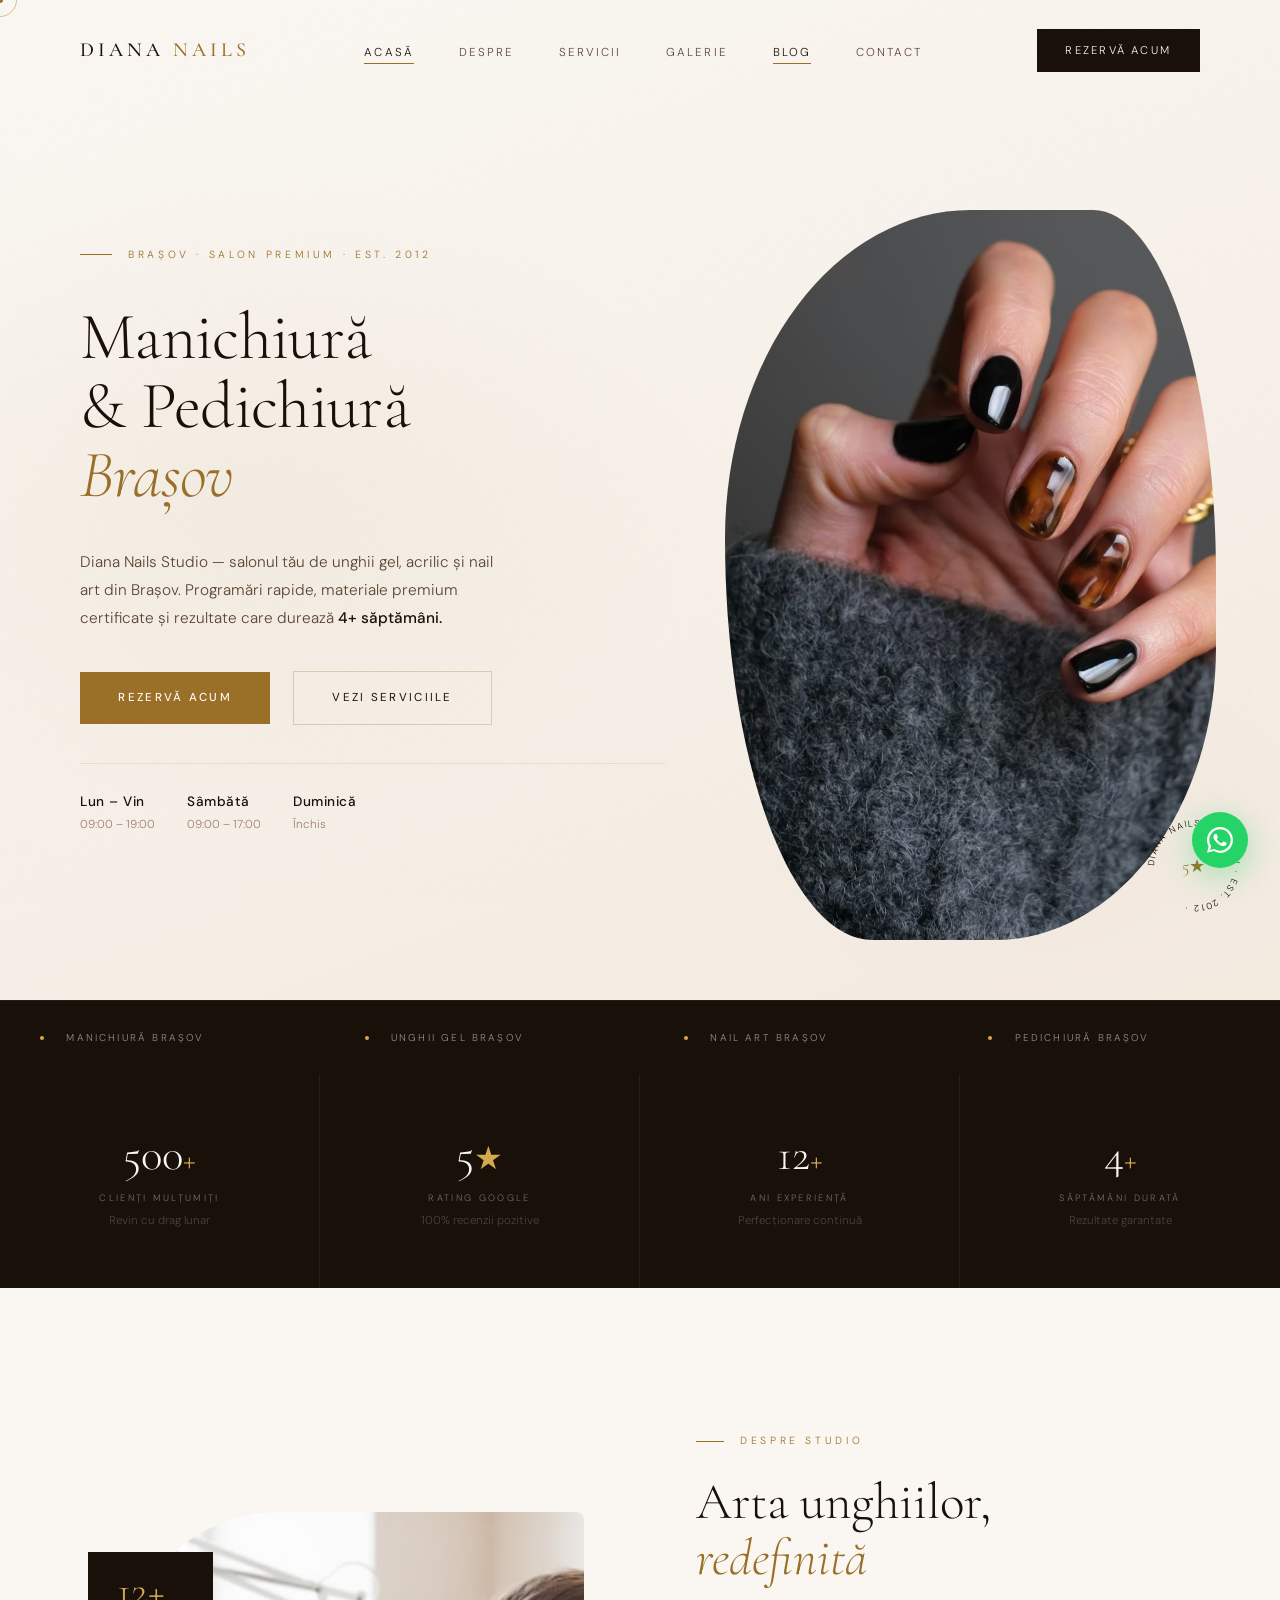
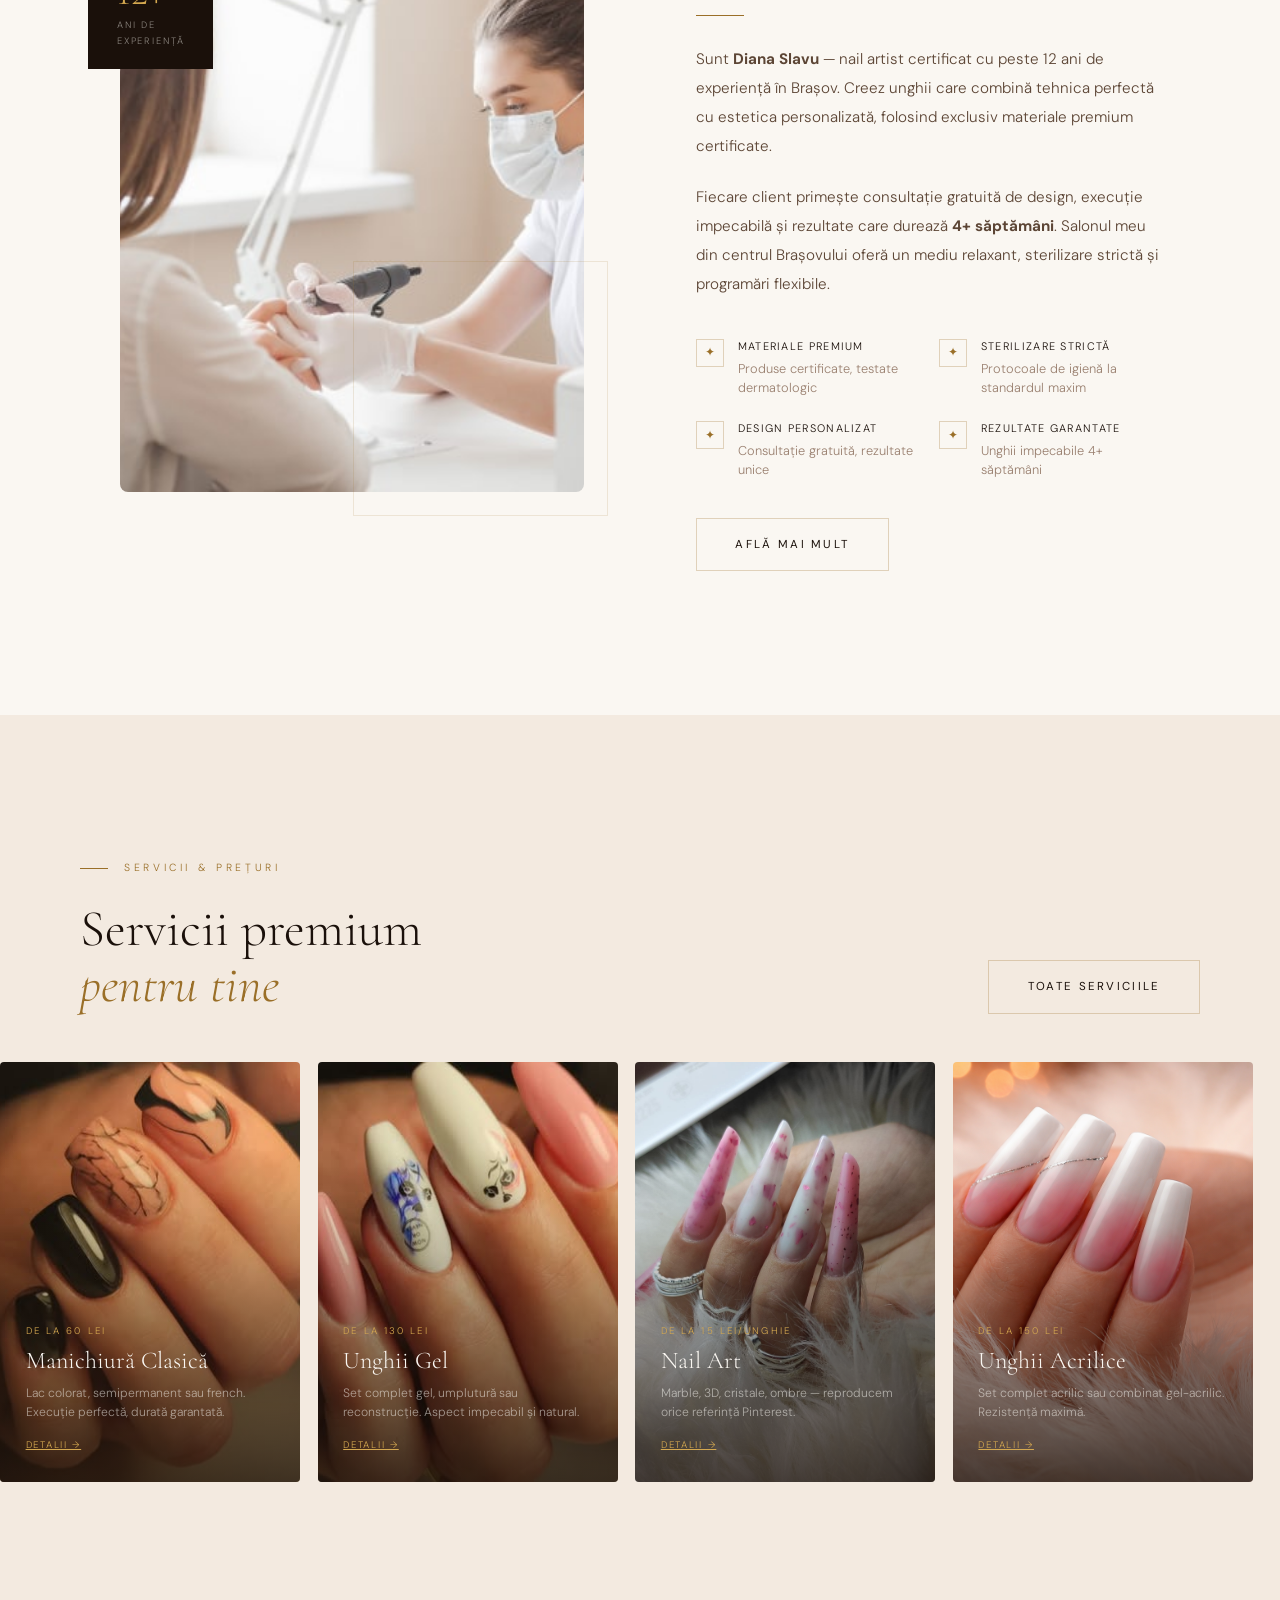
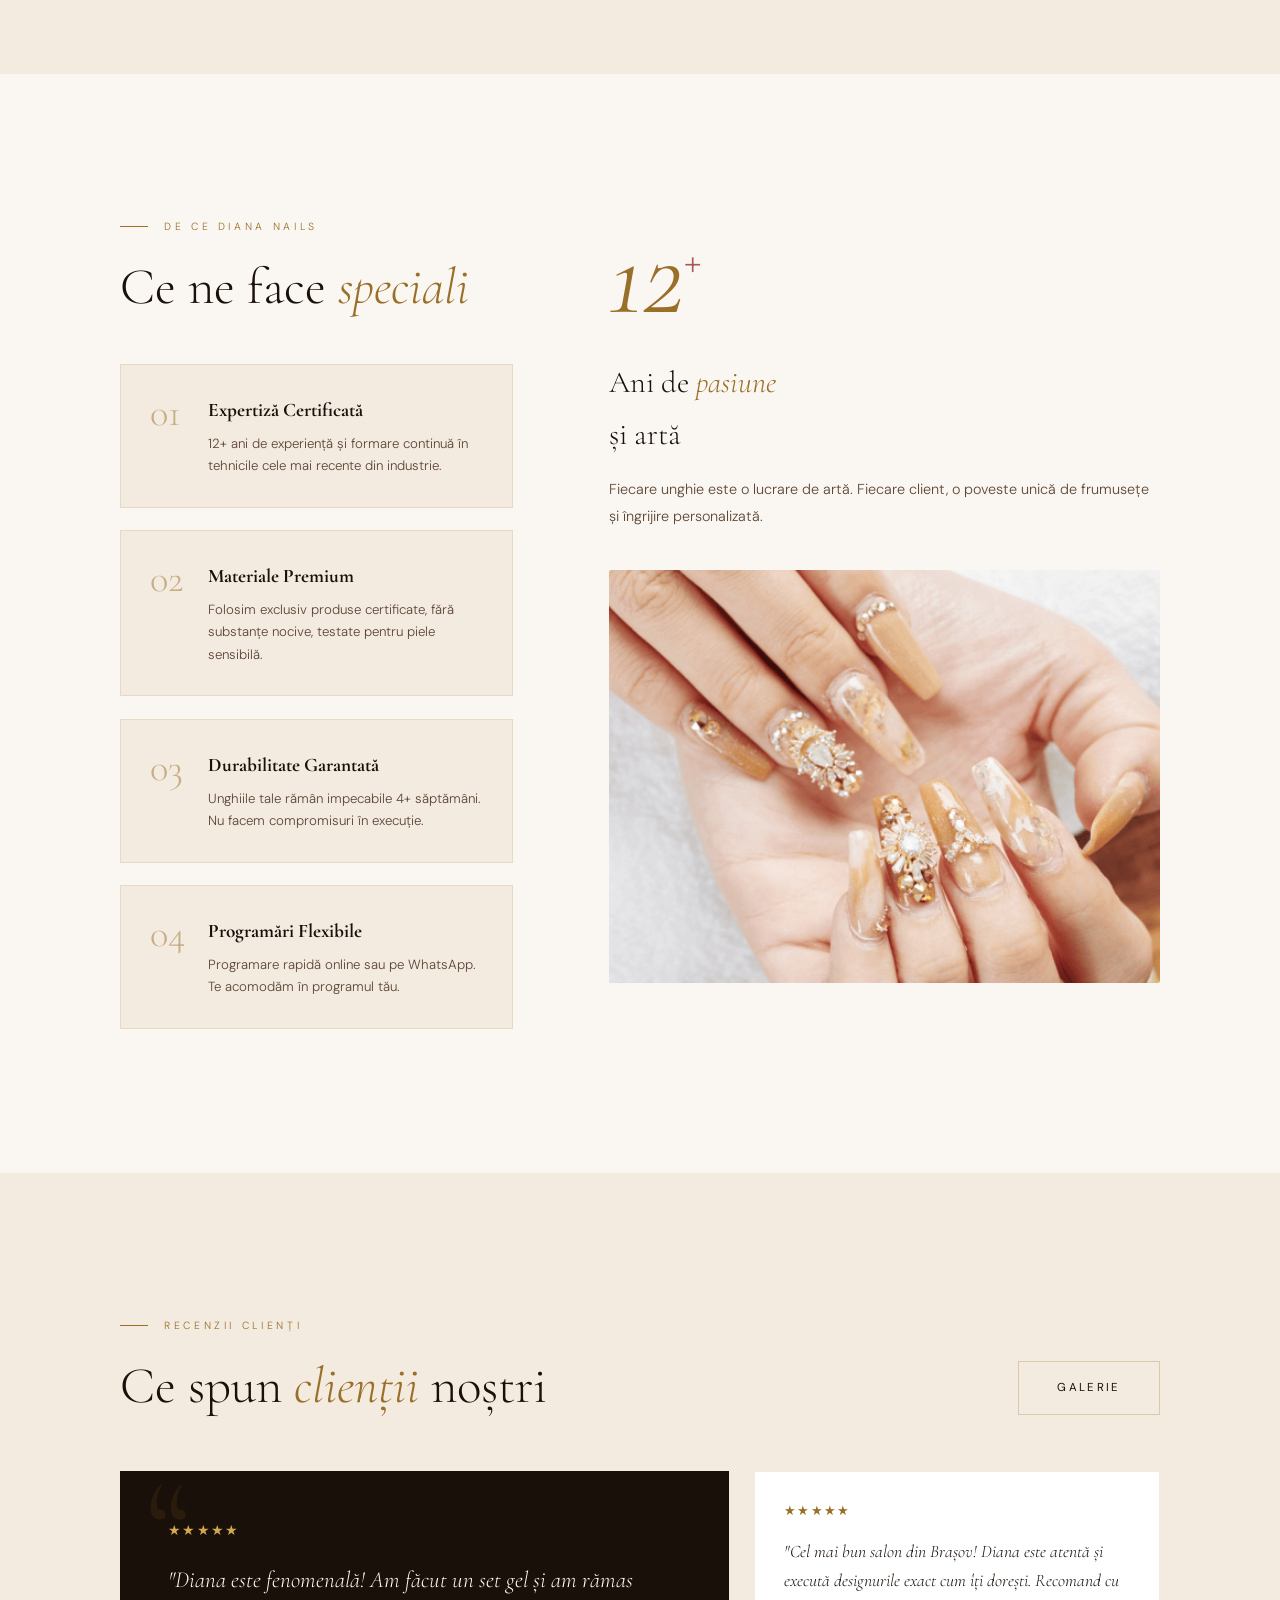
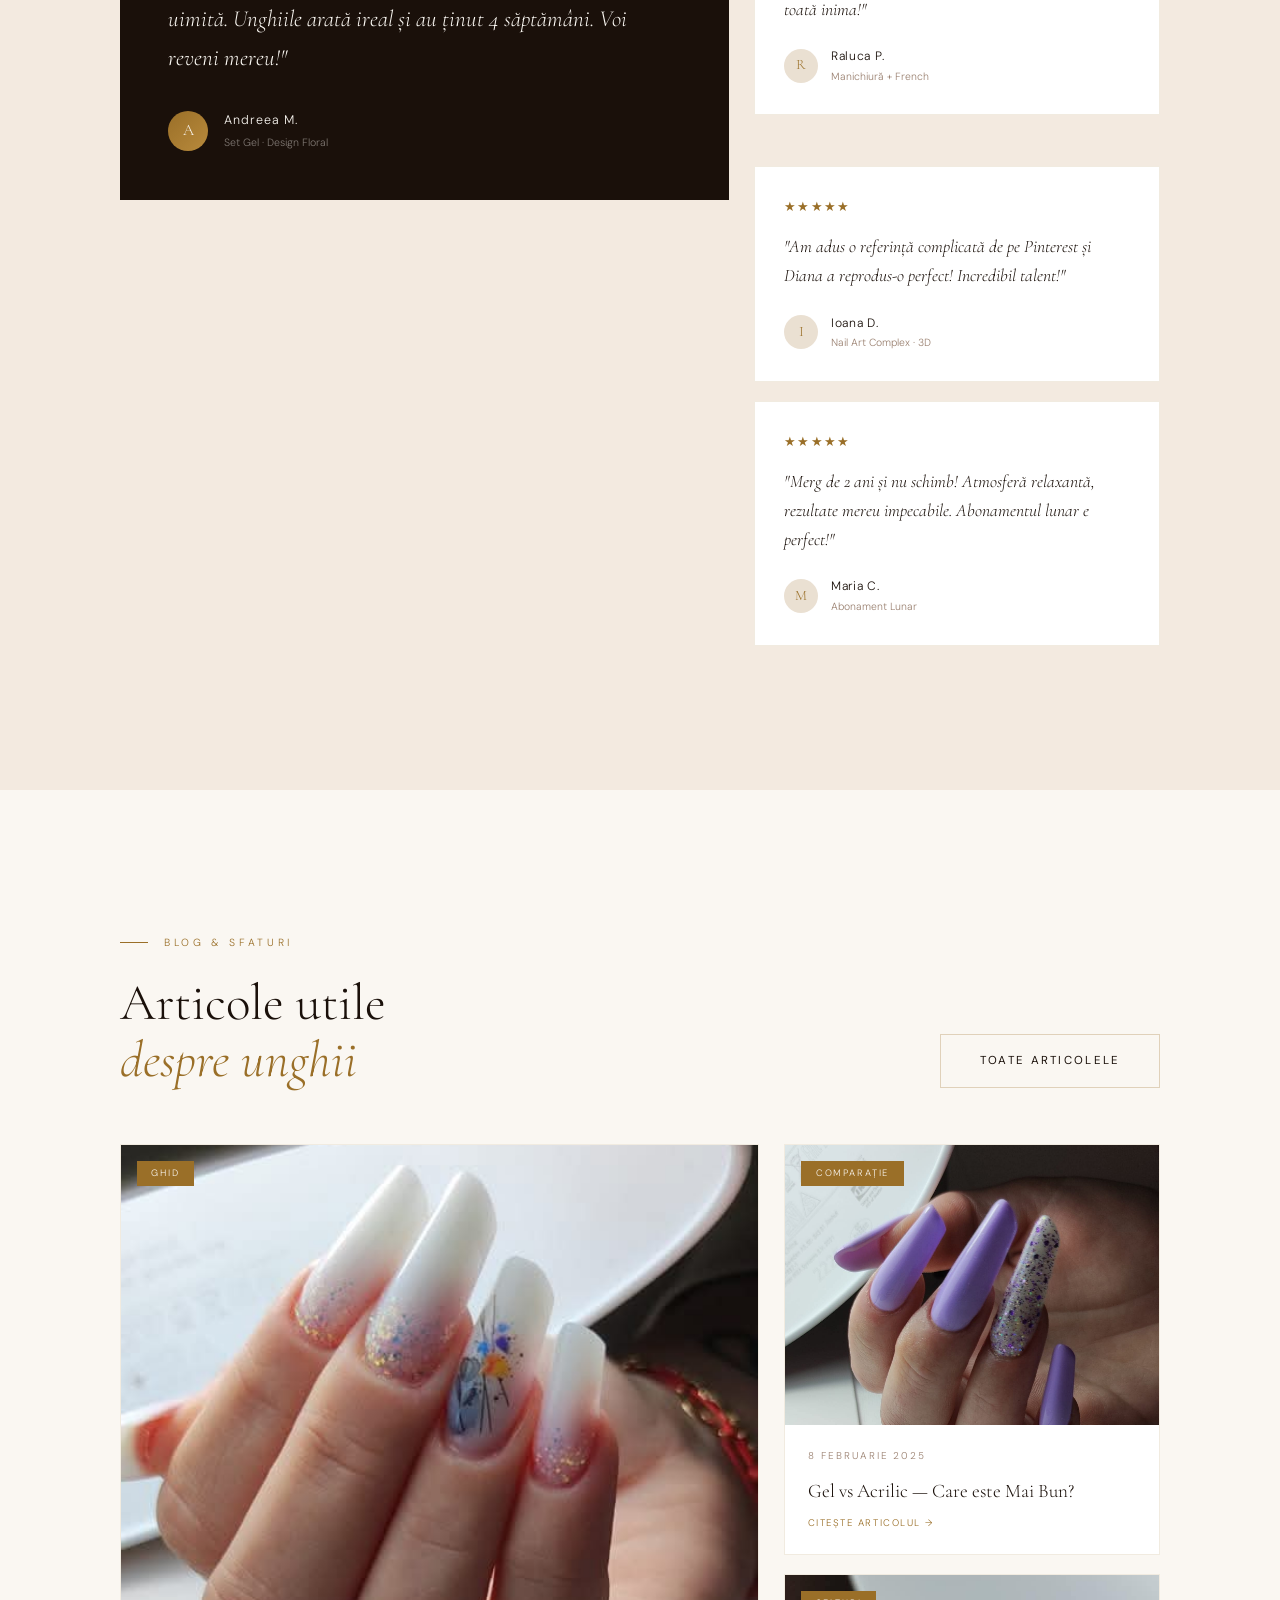
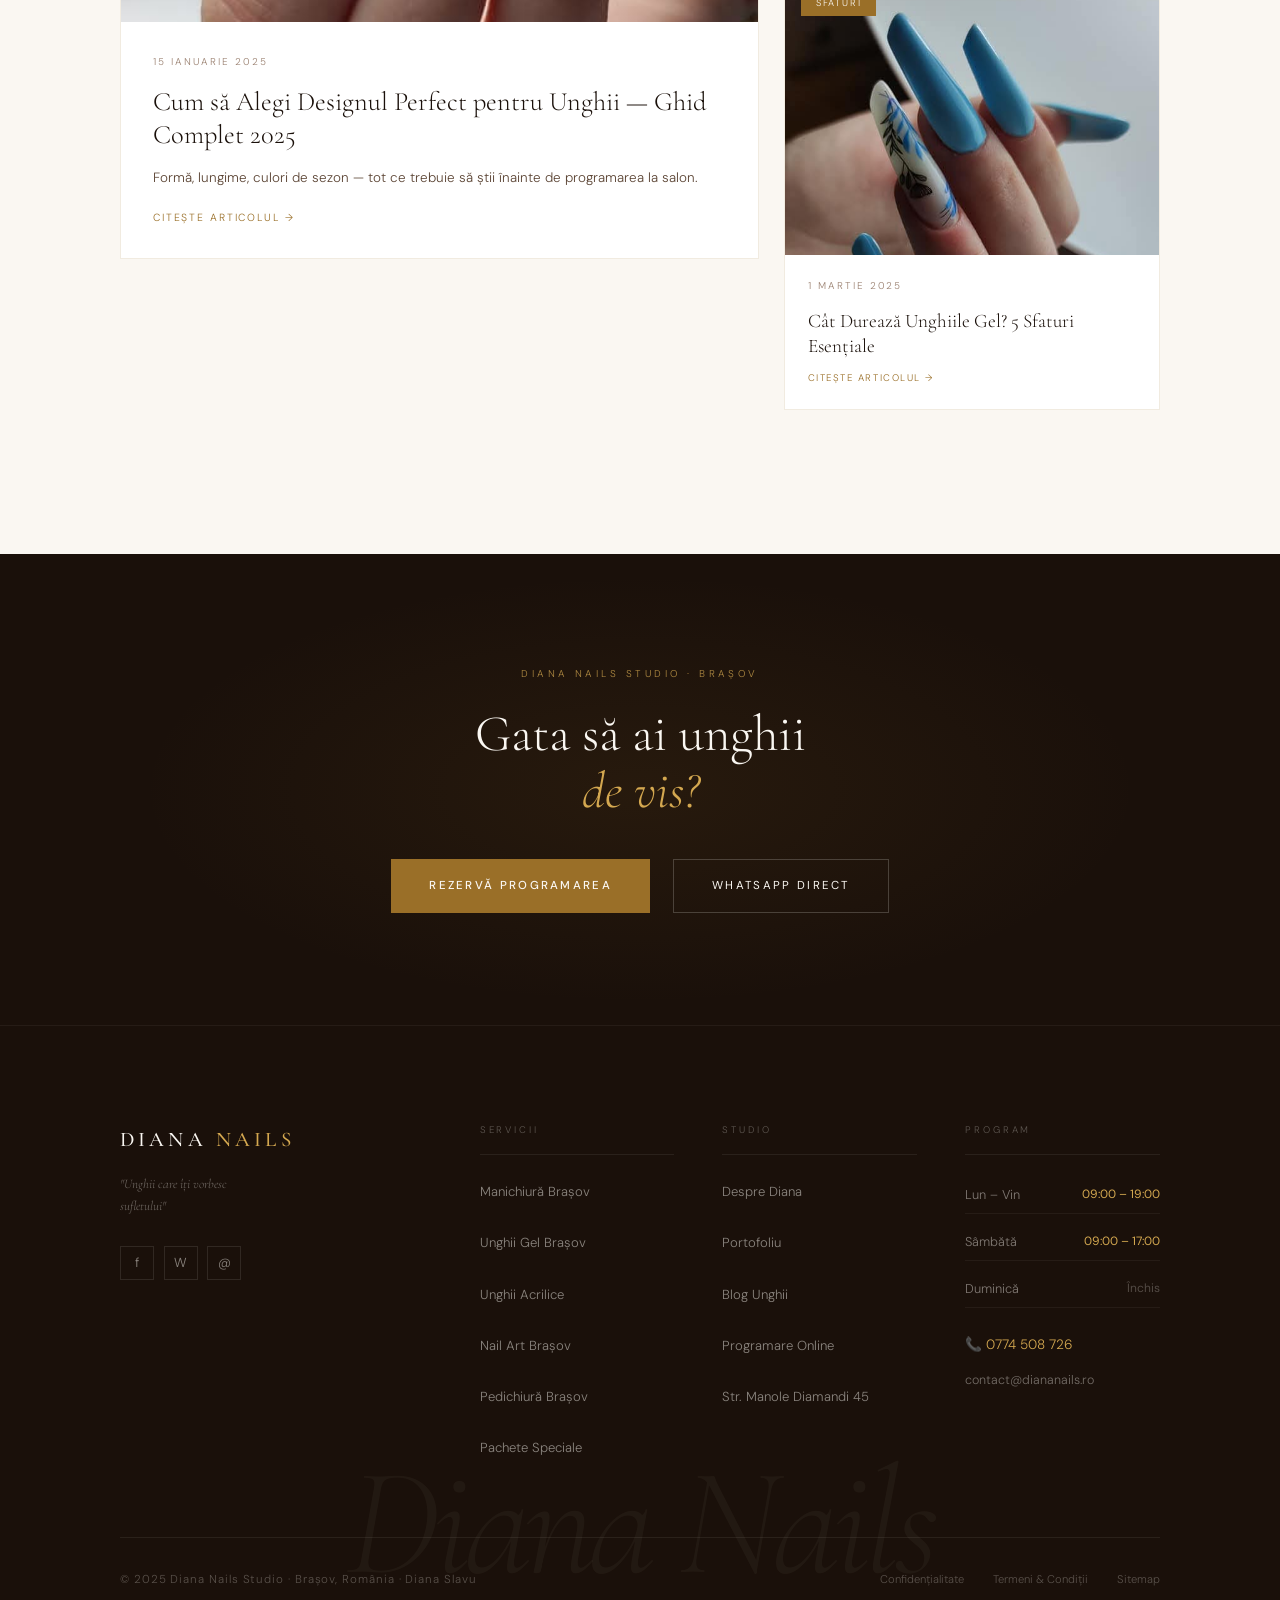
<file: index.html>
<!DOCTYPE html>
<html lang="ro" itemscope itemtype="https://schema.org/NailSalon">
<head>
  <meta charset="UTF-8">
  <meta name="viewport" content="width=device-width, initial-scale=1.0">

  <!-- ═══ PRIMARY SEO ═══════════════════════════════════ -->
  <title>Manichiură Brașov | Diana Nails Studio — Gel, Acrilic, Nail Art</title>
  <meta name="description" content="Diana Nails Studio Brașov — salon premium de manichiură, pedichiură și unghii gel. 12+ ani experiență, materiale certificate, rezultate garantate 4+ săptămâni. Programează acum!">
  <meta name="keywords" content="manichiura brasov, unghii gel brasov, salon unghii brasov, nail art brasov, pedichiura brasov, manichiura gel brasov, unghii acrilice brasov, gel-x brasov, nail studio brasov, diana nails">
  <meta name="robots" content="index, follow, max-image-preview:large, max-snippet:-1, max-video-preview:-1">
  <meta name="author" content="Diana Slavu — Diana Nails Studio">
  <link rel="canonical" href="https://diananails.ro/">

  <!-- ═══ OPEN GRAPH ════════════════════════════════════ -->
  <meta property="og:type" content="website">
  <meta property="og:locale" content="ro_RO">
  <meta property="og:site_name" content="Diana Nails Studio Brașov">
  <meta property="og:title" content="Manichiură Brașov | Diana Nails Studio — Gel, Acrilic, Nail Art">
  <meta property="og:description" content="Salon premium de manichiură și pedichiură în Brașov. 12+ ani experiență, 500+ clienți mulțumiți, 5★ pe Google. Rezervă online!">
  <meta property="og:url" content="https://diananails.ro/">
  <meta property="og:image" content="https://diananails.ro/og-image.jpg">
  <meta property="og:image:width" content="1200">
  <meta property="og:image:height" content="630">

  <!-- ═══ TWITTER CARD ══════════════════════════════════ -->
  <meta name="twitter:card" content="summary_large_image">
  <meta name="twitter:title" content="Manichiură Brașov | Diana Nails Studio">
  <meta name="twitter:description" content="Salon premium de manichiură și pedichiură în Brașov. Rezervă online!">

  <!-- ═══ GEO / LOCAL ═══════════════════════════════════ -->
  <meta name="geo.region" content="RO-BV">
  <meta name="geo.placename" content="Brașov">
  <meta name="geo.position" content="45.6427;25.5887">
  <meta name="ICBM" content="45.6427, 25.5887">

  <!-- ═══ SCHEMA.ORG ════════════════════════════════════ -->
  <script type="application/ld+json">
  {
    "@context": "https://schema.org",
    "@type": "NailSalon",
    "name": "Diana Nails Studio",
    "alternateName": "Nails Art by Diana Slavu",
    "description": "Salon premium de manichiură, pedichiură și nail art în Brașov. 12+ ani experiență, materiale certificate premium, programări rapide.",
    "url": "https://diananails.ro",
    "telephone": "+40774508726",
    "email": "contact@diananails.ro",
    "priceRange": "60-200 RON",
    "currenciesAccepted": "RON",
    "paymentAccepted": "Cash, Card",
    "image": "https://diananails.ro/og-image.jpg",
    "logo": "https://diananails.ro/logo.png",
    "address": {
      "@type": "PostalAddress",
      "streetAddress": "Strada Manole Diamandi Nr. 45",
      "addressLocality": "Brașov",
      "addressRegion": "Brașov",
      "postalCode": "500007",
      "addressCountry": "RO"
    },
    "geo": { "@type": "GeoCoordinates", "latitude": 45.6427, "longitude": 25.5887 },
    "openingHoursSpecification": [
      {"@type": "OpeningHoursSpecification", "dayOfWeek": ["Monday","Tuesday","Wednesday","Thursday","Friday"], "opens": "09:00", "closes": "19:00"},
      {"@type": "OpeningHoursSpecification", "dayOfWeek": "Saturday", "opens": "09:00", "closes": "17:00"}
    ],
    "aggregateRating": { "@type": "AggregateRating", "ratingValue": "5", "reviewCount": "500", "bestRating": "5" },
    "review": [
      {"@type": "Review", "author": {"@type": "Person", "name": "Andreea M."}, "reviewRating": {"@type": "Rating", "ratingValue": "5"}, "reviewBody": "Diana este fenomenală! Am făcut un set gel și am rămas uimită. Unghiile arată ireal și au ținut 4 săptămâni."},
      {"@type": "Review", "author": {"@type": "Person", "name": "Raluca P."}, "reviewRating": {"@type": "Rating", "ratingValue": "5"}, "reviewBody": "Cel mai bun salon din Brașov! Diana este atentă și execută designurile exact cum îți dorești."}
    ],
    "hasOfferCatalog": {
      "@type": "OfferCatalog",
      "name": "Servicii Manichiură & Pedichiură",
      "itemListElement": [
        {"@type": "Offer", "itemOffered": {"@type": "Service", "name": "Manichiură Clasică"}, "price": "60", "priceCurrency": "RON"},
        {"@type": "Offer", "itemOffered": {"@type": "Service", "name": "Set Complet Gel"}, "price": "130", "priceCurrency": "RON"},
        {"@type": "Offer", "itemOffered": {"@type": "Service", "name": "Unghii Acrilice"}, "price": "150", "priceCurrency": "RON"},
        {"@type": "Offer", "itemOffered": {"@type": "Service", "name": "Pedichiură Clasică"}, "price": "100", "priceCurrency": "RON"}
      ]
    },
    "sameAs": ["https://www.facebook.com/NailsbyDyanaSlavu", "https://g.page/diana-nails-brasov"]
  }
  </script>
  <script type="application/ld+json">
  {"@context":"https://schema.org","@type":"BreadcrumbList","itemListElement":[{"@type":"ListItem","position":1,"name":"Acasă","item":"https://diananails.ro/"}]}
  </script>

  <!-- Shared styles (palette, fonts, nav, buttons, cursor, loader) -->
  <link rel="stylesheet" href="styles.css">

  <style>
    /* ── HERO ───────────────────────────────────────────── */
    #hero {
      min-height: 100vh;
      display: grid;
      grid-template-columns: 56% 44%;
      align-items: center;
      padding-top: 100px;
      overflow: hidden;
      position: relative;
    }
    .hero-bg {
      position: absolute; inset: 0;
      background:
        radial-gradient(ellipse 60% 55% at 20% 50%, rgba(154,111,40,.05) 0%, transparent 60%),
        radial-gradient(ellipse 40% 40% at 80% 80%, rgba(168,88,88,.04) 0%, transparent 55%),
        linear-gradient(160deg, var(--bg) 0%, var(--bg2) 100%);
      pointer-events: none;
    }
    .hero-left {
      padding: 60px 52px 80px 5rem;
      display: flex; flex-direction: column; gap: 2.4rem;
      position: relative; z-index: 1;
    }
    .hero-label {
      font-size: .65rem; letter-spacing: .35em; text-transform: uppercase;
      color: var(--gold); display: flex; align-items: center; gap: 1rem;
      opacity: 0; animation: fadeUp .8s .2s var(--ease-out) forwards;
    }
    .hero-label::before { content: ''; width: 32px; height: 1px; background: var(--gold); }
    .hero-title {
      font-family: 'Cormorant Garamond', serif;
      font-size: clamp(3rem, 5.2vw, 5.6rem);
      font-weight: 300; line-height: 1.04; color: var(--dark);
      letter-spacing: -.01em;
      opacity: 0; animation: fadeUp .95s .35s var(--ease-out) forwards;
    }
    .hero-title em { font-style: italic; color: var(--gold); }
    .hero-sub {
      max-width: 420px;
      font-size: .96rem; font-weight: 300; line-height: 1.85;
      color: var(--text);
      opacity: 0; animation: fadeUp .95s .52s var(--ease-out) forwards;
    }
    .hero-sub strong { color: var(--dark); font-weight: 500; }
    .hero-actions {
      display: flex; align-items: center; gap: 1.4rem;
      opacity: 0; animation: fadeUp .95s .67s var(--ease-out) forwards;
    }
    .hero-hours {
      display: flex; gap: 2rem;
      padding-top: 1.6rem; border-top: 1px solid var(--border);
      opacity: 0; animation: fadeUp .95s .8s var(--ease-out) forwards;
    }
    .hero-hour-item { font-size: .72rem; color: var(--text-dim); }
    .hero-hour-item strong { display: block; font-size: .85rem; color: var(--dark); font-weight: 500; margin-bottom: 2px; letter-spacing: .04em; }

    /* Hero right — portrait + rotating badge */
    .hero-right {
      position: relative; height: 100vh;
      padding: 110px 4rem 60px 8px;
      z-index: 1;
    }
    .hero-portrait {
      width: 100%; height: 100%;
      border-radius: 50% 25% 45% 30% / 45% 50% 40% 55%;
      overflow: hidden;
      opacity: 0; animation: scaleReveal 1.1s .3s var(--ease-out) forwards;
    }
    .hero-portrait img {
      width: 100%; height: 100%;
      object-fit: cover; object-position: center top;
      transition: transform .9s var(--ease);
    }
    .hero-portrait:hover img { transform: scale(1.04); }

    /* Rotating circular badge */
    .hero-badge {
      position: absolute; bottom: 80px; right: 32px;
      width: 108px; height: 108px;
    }
    .badge-svg {
      width: 100%; height: 100%;
      animation: spinBadge 14s linear infinite;
    }
    .badge-svg text {
      font-family: 'DM Sans', sans-serif;
      font-size: 10px; letter-spacing: .16em; fill: var(--dark); text-transform: uppercase;
    }
    .badge-center {
      position: absolute; inset: 0;
      display: flex; align-items: center; justify-content: center;
      font-family: 'Cormorant Garamond', serif;
      font-size: 18px; font-weight: 300; color: var(--gold);
    }
    @keyframes spinBadge { to { transform: rotate(360deg); } }

    /* ── MARQUEE ─────────────────────────────────────────── */
    .marquee-section {
      overflow: hidden; padding: 1.8rem 0;
      background: var(--bg-dark);
      border-top: 1px solid rgba(255,255,255,.05);
    }
    .marquee-track {
      display: flex; gap: 5rem;
      animation: marqueeAnim 26s linear infinite; width: max-content;
    }
    .marquee-item {
      display: flex; align-items: center; gap: 1.4rem;
      font-size: .62rem; font-weight: 300; letter-spacing: .22em;
      text-transform: uppercase; color: rgba(250,247,242,.55);
      white-space: nowrap;
    }
    .dot {
      width: 4px; height: 4px; border-radius: 50%;
      background: var(--gold-mid); flex-shrink: 0;
    }
    @keyframes marqueeAnim { from { transform: translateX(0); } to { transform: translateX(-50%); } }

    /* ── STATS ───────────────────────────────────────────── */
    #stats { padding: 0; background: var(--bg-dark); }
    .stats-inner { display: grid; grid-template-columns: repeat(4,1fr); }
    .stat-item {
      padding: 3.6rem 3rem; text-align: center;
      border-right: 1px solid rgba(255,255,255,.06);
      position: relative;
    }
    .stat-item:last-child { border-right: none; }
    .stat-num {
      font-family: 'Cormorant Garamond', serif;
      font-size: clamp(2.8rem, 3.5vw, 4rem);
      font-weight: 300; color: var(--cream-text); line-height: 1;
    }
    .stat-num .suffix { font-size: 2rem; color: var(--gold-light); }
    .stat-label {
      font-size: .58rem; letter-spacing: .25em; text-transform: uppercase;
      color: rgba(250,247,242,.4); margin-top: .8rem;
    }
    .stat-desc { font-size: .72rem; color: rgba(250,247,242,.22); margin-top: .3rem; }

    /* ── ABOUT ───────────────────────────────────────────── */
    #about { padding: 9rem 0; }
    .about-grid { display: grid; grid-template-columns: 1fr 1fr; gap: 7rem; align-items: center; }
    .about-img-wrap { position: relative; }
    .about-img-frame {
      aspect-ratio: 4/5; overflow: hidden;
      border-radius: 160px 8px 8px 8px;
    }
    .about-img-frame img { width: 100%; height: 100%; object-fit: cover; object-position: center; }
    .about-img-deco {
      position: absolute; bottom: -1.5rem; right: -1.5rem;
      width: 55%; aspect-ratio: 1; border: 1px solid var(--border); pointer-events: none;
    }
    .about-badge {
      position: absolute; top: 2.5rem; left: -2rem;
      background: var(--dark); padding: 1.2rem 1.8rem; z-index: 2;
    }
    .about-badge-num {
      font-family: 'Cormorant Garamond', serif;
      font-size: 2.6rem; font-weight: 300; color: var(--gold-light); line-height: 1;
    }
    .about-badge-text {
      font-size: .58rem; letter-spacing: .2em; text-transform: uppercase;
      color: rgba(250,247,242,.5); margin-top: .35rem;
    }
    .about-body p { color: var(--text); line-height: 1.9; margin-bottom: 1.4rem; font-size: .95rem; }
    .about-feats { margin-top: 2.4rem; display: grid; grid-template-columns: 1fr 1fr; gap: 1.4rem; }
    .about-feat { display: flex; align-items: flex-start; gap: .85rem; }
    .about-feat-icon {
      width: 28px; height: 28px; flex-shrink: 0;
      border: 1px solid var(--border-mid);
      display: flex; align-items: center; justify-content: center;
      color: var(--gold); font-size: .75rem; margin-top: .1rem;
    }
    .about-feat-title { font-size: .68rem; letter-spacing: .12em; text-transform: uppercase; color: var(--dark); margin-bottom: .2rem; }
    .about-feat-text { font-size: .8rem; color: var(--text-dim); line-height: 1.5; }

    /* ── SERVICES ────────────────────────────────────────── */
    #services-preview { padding: 9rem 0; background: var(--bg2); overflow: hidden; }
    .svc-header { padding: 0 5rem; display: flex; justify-content: space-between; align-items: flex-end; margin-bottom: 3rem; }
    .svc-scroll {
      display: flex; gap: 1.1rem;
      padding: 0 5rem 3rem;
      overflow-x: auto; scroll-snap-type: x mandatory; scrollbar-width: none;
    }
    .svc-scroll::-webkit-scrollbar { display: none; }
    .svc-card {
      flex-shrink: 0; width: 300px; height: 420px;
      border-radius: 4px; overflow: hidden; position: relative;
      scroll-snap-align: start; cursor: none;
    }
    .svc-card img {
      width: 100%; height: 100%; object-fit: cover; object-position: center;
      transition: transform .85s var(--ease);
    }
    .svc-card:hover img { transform: scale(1.07); }
    .svc-overlay {
      position: absolute; inset: 0;
      background: linear-gradient(to top, rgba(26,16,10,.78) 0%, rgba(26,16,10,.18) 55%, transparent 80%);
      transition: opacity .35s;
    }
    .svc-info { position: absolute; bottom: 0; left: 0; right: 0; padding: 1.6rem 1.6rem; }
    .svc-price {
      font-size: .6rem; letter-spacing: .22em; text-transform: uppercase;
      color: var(--gold-light); margin-bottom: .5rem;
    }
    .svc-name {
      font-family: 'Cormorant Garamond', serif;
      font-size: 1.5rem; font-weight: 300; color: var(--cream-text); line-height: 1.2;
      margin-bottom: .5rem;
    }
    .svc-desc { font-size: .76rem; color: rgba(250,247,242,.55); line-height: 1.6; }
    .svc-link {
      display: inline-flex; align-items: center; gap: .5rem;
      margin-top: .9rem; font-size: .6rem; letter-spacing: .18em; text-transform: uppercase;
      color: var(--gold-light); transition: gap .3s;
    }
    .svc-card:hover .svc-link { gap: .9rem; }

    /* ── WHY US ──────────────────────────────────────────── */
    #why-us { padding: 9rem 0; }
    .why-grid { display: grid; grid-template-columns: 1fr 1.4fr; gap: 6rem; align-items: start; }
    .why-left-col {}
    .why-items { display: flex; flex-direction: column; gap: 1.4rem; margin-top: 3rem; }
    .why-item {
      display: flex; gap: 1.4rem; align-items: flex-start;
      padding: 1.8rem; background: var(--bg2); border: 1px solid var(--border);
      transition: border-color .3s, box-shadow .4s, transform .4s var(--ease-out);
    }
    .why-item:hover { border-color: var(--border-mid); box-shadow: var(--shadow); transform: translateY(-3px); }
    .why-num {
      font-family: 'Cormorant Garamond', serif;
      font-size: 2.4rem; font-weight: 300; color: var(--border-hover);
      line-height: 1; flex-shrink: 0; width: 36px;
    }
    .why-title { font-family: 'Cormorant Garamond', serif; font-size: 1.2rem; color: var(--dark); margin-bottom: .4rem; }
    .why-text { font-size: .83rem; color: var(--text); line-height: 1.7; }
    .why-right-col { position: sticky; top: 120px; }
    .why-big-stat {
      font-family: 'Cormorant Garamond', serif;
      font-size: clamp(5rem, 9vw, 9rem);
      font-weight: 300; font-style: italic;
      color: var(--gold); line-height: 1; margin-bottom: 1.5rem;
    }
    .why-big-stat sup { font-size: .38em; vertical-align: super; color: var(--rose); }
    .why-right-title { font-family: 'Cormorant Garamond', serif; font-size: 1.9rem; font-weight: 300; color: var(--dark); margin-bottom: 1rem; }
    .why-right-title em { font-style: italic; color: var(--gold); }
    .why-right-text { font-size: .9rem; color: var(--text); line-height: 1.85; margin-bottom: 2.5rem; }
    .why-image {
      aspect-ratio: 4/3; overflow: hidden; border-radius: 2px;
    }
    .why-image img { width: 100%; height: 100%; object-fit: cover; transition: transform .9s var(--ease); }
    .why-image:hover img { transform: scale(1.05); }

    /* ── TESTIMONIALS ────────────────────────────────────── */
    #testimonials { padding: 9rem 0; background: var(--bg2); }
    .tst-layout { display: grid; grid-template-columns: 1.5fr 1fr; gap: 1.6rem; margin-top: 3.5rem; align-items: start; }
    .tst-featured {
      background: var(--dark); padding: 3rem;
      position: relative; overflow: hidden;
    }
    .tst-featured::before {
      content: '\201C'; font-family: 'Cormorant Garamond', serif;
      font-size: 9rem; color: var(--gold); opacity: .12;
      position: absolute; top: -.8rem; left: 1.5rem; line-height: 1; pointer-events: none;
    }
    .tst-stars-f { color: var(--gold-light); font-size: .85rem; letter-spacing: .1em; margin-bottom: 1.2rem; }
    .tst-text-f {
      font-family: 'Cormorant Garamond', serif;
      font-size: clamp(1.15rem, 1.8vw, 1.45rem);
      font-weight: 300; font-style: italic;
      color: var(--cream-text); line-height: 1.7; margin-bottom: 2rem; position: relative;
    }
    .tst-author-f { display: flex; align-items: center; gap: 1rem; }
    .tst-av-f {
      width: 40px; height: 40px; border-radius: 50%;
      background: linear-gradient(135deg, var(--gold), var(--gold-mid));
      display: flex; align-items: center; justify-content: center;
      font-family: 'Cormorant Garamond', serif; font-size: 1rem; color: var(--cream-text); flex-shrink: 0;
    }
    .tst-name-f { font-size: .78rem; letter-spacing: .08em; color: var(--cream-text); }
    .tst-svc-f { font-size: .66rem; color: rgba(250,247,242,.45); margin-top: 2px; }

    .tst-stack { display: flex; flex-direction: column; gap: 1.2rem; }
    .tst-card {
      background: #fff; border: 1px solid var(--border); padding: 1.8rem;
      transition: border-color .3s, box-shadow .3s;
    }
    .tst-card:nth-child(2) { margin-top: 2rem; }
    .tst-card:hover { border-color: var(--border-mid); box-shadow: var(--shadow); }
    .tst-stars { color: var(--gold); font-size: .8rem; letter-spacing: .1em; margin-bottom: .9rem; }
    .tst-text {
      font-family: 'Cormorant Garamond', serif;
      font-size: 1.1rem; font-weight: 300; font-style: italic;
      color: var(--dark); line-height: 1.65; margin-bottom: 1.4rem;
    }
    .tst-author { display: flex; align-items: center; gap: .8rem; }
    .tst-av {
      width: 34px; height: 34px; border-radius: 50%; flex-shrink: 0;
      display: flex; align-items: center; justify-content: center;
      font-family: 'Cormorant Garamond', serif; font-size: .9rem;
      background: var(--bg3); color: var(--gold);
    }
    .tst-name { font-size: .76rem; letter-spacing: .06em; color: var(--dark); }
    .tst-svc { font-size: .65rem; color: var(--text-dim); margin-top: 1px; }

    /* ── BLOG PREVIEW ────────────────────────────────────── */
    #blog-preview { padding: 9rem 0; }
    .blog-layout { display: grid; grid-template-columns: 1.7fr 1fr; gap: 1.6rem; margin-top: 3.5rem; align-items: start; }
    .blog-featured {
      background: #fff; border: 1px solid var(--border);
      display: flex; flex-direction: column; text-decoration: none; color: inherit;
      transition: box-shadow .4s, border-color .4s, transform .4s var(--ease-out);
    }
    .blog-featured:hover { box-shadow: var(--shadow-lg); border-color: var(--border-mid); transform: translateY(-4px); }
    .blog-thumb-lg { aspect-ratio: 4/3; overflow: hidden; position: relative; }
    .blog-thumb-lg img { width: 100%; height: 100%; object-fit: cover; object-position: center 20%; transition: transform .85s var(--ease); }
    .blog-featured:hover .blog-thumb-lg img { transform: scale(1.05); }
    .blog-cat {
      position: absolute; top: 1rem; left: 1rem;
      background: var(--gold); color: var(--cream-text);
      font-size: .58rem; letter-spacing: .2em; text-transform: uppercase;
      padding: .3rem .9rem;
    }
    .blog-body-lg { padding: 2rem; }
    .blog-date { font-size: .62rem; letter-spacing: .2em; text-transform: uppercase; color: var(--text-dim); margin-bottom: .9rem; }
    .blog-title { font-family: 'Cormorant Garamond', serif; font-size: 1.65rem; font-weight: 300; color: var(--dark); line-height: 1.25; margin-bottom: .9rem; }
    .blog-excerpt { font-size: .84rem; color: var(--text); line-height: 1.75; margin-bottom: 1.2rem; }
    .blog-link { font-size: .65rem; letter-spacing: .18em; text-transform: uppercase; color: var(--gold); display: flex; align-items: center; gap: .5rem; transition: gap .3s; }
    .blog-featured:hover .blog-link { gap: .9rem; }

    .blog-stack { display: flex; flex-direction: column; gap: 1.2rem; }
    .blog-card {
      background: #fff; border: 1px solid var(--border);
      display: flex; flex-direction: column; text-decoration: none; color: inherit;
      transition: box-shadow .4s, border-color .4s, transform .4s var(--ease-out);
    }
    .blog-card:hover { box-shadow: var(--shadow-lg); border-color: var(--border-mid); transform: translateY(-4px); }
    .blog-thumb-sm { aspect-ratio: 4/3; overflow: hidden; position: relative; }
    .blog-thumb-sm img { width: 100%; height: 100%; object-fit: cover; object-position: center 20%; transition: transform .85s var(--ease); }
    .blog-card:hover .blog-thumb-sm img { transform: scale(1.05); }
    .blog-body-sm { padding: 1.4rem; }
    .blog-title-sm { font-family: 'Cormorant Garamond', serif; font-size: 1.2rem; font-weight: 300; color: var(--dark); line-height: 1.3; margin-bottom: .7rem; }
    .blog-link-sm { font-size: .6rem; letter-spacing: .16em; text-transform: uppercase; color: var(--gold); display: flex; align-items: center; gap: .4rem; transition: gap .3s; }
    .blog-card:hover .blog-link-sm { gap: .8rem; }

    /* ── CTA BAND ────────────────────────────────────────── */
    #cta-band { padding: 7rem 0; background: var(--bg-dark); position: relative; overflow: hidden; }
    #cta-band::before {
      content: ''; position: absolute; inset: 0;
      background: radial-gradient(ellipse 60% 70% at 50% 50%, rgba(154,111,40,.1) 0%, transparent 65%);
    }
    .cta-inner { position: relative; z-index: 1; text-align: center; }
    .cta-label { font-size: .62rem; letter-spacing: .35em; text-transform: uppercase; color: var(--gold-light); margin-bottom: 1.5rem; opacity: .8; }
    .cta-title {
      font-family: 'Cormorant Garamond', serif;
      font-size: clamp(2.4rem, 4vw, 4rem);
      font-weight: 300; color: var(--cream-text); line-height: 1.1; margin-bottom: 2.5rem;
    }
    .cta-title em { font-style: italic; color: var(--gold-light); }
    .cta-actions { display: flex; gap: 1.4rem; justify-content: center; flex-wrap: wrap; }

    /* ── FOOTER ──────────────────────────────────────────── */
    .site-footer { background: var(--bg-dark); padding: 6rem 0 3rem; position: relative; overflow: hidden; }
    .footer-wordmark {
      position: absolute; bottom: -1rem; left: 50%;
      transform: translateX(-50%);
      font-family: 'Cormorant Garamond', serif; font-style: italic;
      font-size: clamp(5rem, 12vw, 12rem); font-weight: 300;
      letter-spacing: -.04em; color: rgba(250,247,242,.04);
      white-space: nowrap; user-select: none; pointer-events: none;
    }
    .footer-top { display: grid; grid-template-columns: 1.6fr 1fr 1fr 1fr; gap: 3rem; margin-bottom: 4rem; position: relative; }
    .footer-logo {
      font-family: 'Cormorant Garamond', serif;
      font-size: 1.3rem; font-weight: 500; letter-spacing: .2em;
      text-decoration: none; text-transform: uppercase; color: var(--cream-text); display: block; margin-bottom: 1rem;
    }
    .footer-logo span { color: var(--gold-light); }
    .footer-tagline { font-size: .82rem; color: rgba(250,247,242,.4); line-height: 1.7; margin-bottom: 1.8rem; font-style: italic; font-family: 'Cormorant Garamond', serif; }
    .footer-social { display: flex; gap: .6rem; }
    .footer-social-link {
      width: 34px; height: 34px; border: 1px solid rgba(250,247,242,.1);
      display: flex; align-items: center; justify-content: center;
      text-decoration: none; color: rgba(250,247,242,.5); font-size: .82rem;
      transition: border-color .3s, color .3s, background .3s;
    }
    .footer-social-link:hover { border-color: var(--gold); color: var(--gold-light); }
    .footer-col-title { font-size: .6rem; letter-spacing: .3em; text-transform: uppercase; color: rgba(250,247,242,.3); margin-bottom: 1.4rem; }
    .footer-links { list-style: none; display: flex; flex-direction: column; gap: .7rem; }
    .footer-links a { font-size: .82rem; color: rgba(250,247,242,.5); text-decoration: none; transition: color .3s; }
    .footer-links a:hover { color: var(--gold-light); }
    .footer-hours-item { display: flex; justify-content: space-between; margin-bottom: .6rem; font-size: .8rem; }
    .footer-hours-item .day { color: rgba(250,247,242,.45); }
    .footer-hours-item .time { color: var(--gold-light); font-weight: 400; }
    .footer-bottom { display: flex; justify-content: space-between; align-items: center; padding-top: 2rem; border-top: 1px solid rgba(250,247,242,.07); position: relative; }
    .footer-copy { font-size: .72rem; color: rgba(250,247,242,.28); }
    .footer-bottom-links { display: flex; gap: 1.8rem; }
    .footer-bottom-links a { font-size: .7rem; color: rgba(250,247,242,.28); text-decoration: none; transition: color .3s; }
    .footer-bottom-links a:hover { color: var(--gold); }

    /* ── WHATSAPP FLOAT ──────────────────────────────────── */
    .wa-float {
      position: fixed; bottom: 2rem; right: 2rem; z-index: 700;
      width: 56px; height: 56px;
      display: flex; align-items: center; justify-content: center;
      background: #25D366; color: #fff;
      text-decoration: none;
      border-radius: 50%;
      box-shadow: 0 8px 32px rgba(37,211,102,.40);
      transition: transform .35s cubic-bezier(.34,1.56,.64,1), box-shadow .3s;
      animation: waPop .6s 1.8s cubic-bezier(.34,1.56,.64,1) both;
    }
    .wa-float:hover { transform: scale(1.12) translateY(-3px); box-shadow: 0 14px 44px rgba(37,211,102,.5); }
    @keyframes waPop { from { opacity: 0; transform: scale(.6) translateY(20px); } to { opacity: 1; transform: scale(1) translateY(0); } }

    /* ── PAGE-SPECIFIC KEYFRAMES ─────────────────────────── */
    @keyframes fadeUp  { from { opacity: 0; transform: translateY(22px); } to { opacity: 1; transform: translateY(0); } }
    @keyframes scaleReveal { from { opacity: 0; transform: scale(.95); } to { opacity: 1; transform: scale(1); } }

    /* ── REVEAL CLASSES (for scroll observer) ────────────── */
    .reveal, .reveal-left, .reveal-right { opacity: 0; transform: translateY(20px); transition: opacity .7s var(--ease-out), transform .7s var(--ease-out); }
    .reveal-left { transform: translateX(-28px); }
    .reveal-right { transform: translateX(28px); }
    .reveal.visible, .reveal-left.visible, .reveal-right.visible { opacity: 1; transform: none; }
    .delay-1 { transition-delay: .1s; }
    .delay-2 { transition-delay: .2s; }
    .delay-3 { transition-delay: .3s; }
    .delay-4 { transition-delay: .4s; }
    .delay-5 { transition-delay: .5s; }

    /* ── GOLD DIVIDER ────────────────────────────────────── */
    .gold-divider { width: 48px; height: 1px; background: var(--gold); margin: 1.8rem 0; }

    /* ── RESPONSIVE ──────────────────────────────────────── */
    @media (max-width: 900px) {
      .hero-inner-grid { grid-template-columns: 1fr; }
      #hero { grid-template-columns: 1fr; }
      .hero-right { display: none; }
      .hero-left { padding: 3rem 1.5rem 4rem; }
      .hero-title { color: #1A100A; }
      .hero-sub { color: #2C1A0E; }
      .stats-inner { grid-template-columns: repeat(2,1fr); }
      .stat-item { padding: 2rem 1.5rem; }
      .stat-item:nth-child(2) { border-right: none; }
      .about-grid { grid-template-columns: 1fr; gap: 3.5rem; }
      .svc-header { padding: 0 1.5rem; }
      .svc-scroll { padding: 0 1.5rem 2rem; }
      .why-grid { grid-template-columns: 1fr; }
      .why-right-col { position: static; }
      .tst-layout { grid-template-columns: 1fr; }
      .tst-card:nth-child(2) { margin-top: 0; }
      .blog-layout { grid-template-columns: 1fr; }
      .footer-top { grid-template-columns: 1fr 1fr; }
      .footer-bottom { flex-direction: column; gap: 1rem; text-align: center; }
      .wa-float span { display: none; }
      .wa-float { padding: 1rem; }
    }
  </style>
</head>
<body>

<div id="progress-bar"></div>
<div id="cursor-dot"></div>
<div id="cursor-ring"></div>

<!-- LOADER -->
<div id="loader">
  <div class="loader-logo">Diana Nails</div>
  <div class="loader-line"></div>
</div>

<!-- WHATSAPP FLOAT -->
<a class="wa-float" href="https://wa.me/40774508726" target="_blank" rel="noopener" aria-label="WhatsApp Diana Nails">
  <svg width="26" height="26" viewBox="0 0 24 24" fill="currentColor">
    <path d="M17.472 14.382c-.297-.149-1.758-.867-2.03-.967-.273-.099-.471-.148-.67.15-.197.297-.767.966-.94 1.164-.173.199-.347.223-.644.075-.297-.15-1.255-.463-2.39-1.475-.883-.788-1.48-1.761-1.653-2.059-.173-.297-.018-.458.13-.606.134-.133.298-.347.446-.52.149-.174.198-.298.298-.497.099-.198.05-.371-.025-.52-.075-.149-.669-1.612-.916-2.207-.242-.579-.487-.5-.669-.51-.173-.008-.371-.01-.57-.01-.198 0-.52.074-.792.372-.272.297-1.04 1.016-1.04 2.479 0 1.462 1.065 2.875 1.213 3.074.149.198 2.096 3.2 5.077 4.487.709.306 1.262.489 1.694.625.712.227 1.36.195 1.871.118.571-.085 1.758-.719 2.006-1.413.248-.694.248-1.289.173-1.413-.074-.124-.272-.198-.57-.347z"/>
    <path d="M12 0C5.373 0 0 5.373 0 12c0 2.126.554 4.118 1.522 5.847L.057 23.882l6.196-1.625A11.95 11.95 0 0012 24c6.627 0 12-5.373 12-12S18.627 0 12 0zm0 21.894a9.878 9.878 0 01-5.031-1.378l-.36-.214-3.732.979 1.001-3.65-.234-.374A9.86 9.86 0 012.108 12C2.108 6.58 6.58 2.108 12 2.108c5.421 0 9.894 4.472 9.894 9.892 0 5.421-4.473 9.894-9.894 9.894z"/>
  </svg>
</a>

<!-- NAV -->
<nav id="navbar">
  <a href="index.html" class="nav-logo">Diana <span>Nails</span></a>
  <ul class="nav-links">
    <li><a href="index.html" class="active">Acasă</a></li>
    <li><a href="despre.html">Despre</a></li>
    <li><a href="servicii.html">Servicii</a></li>
    <li><a href="galerie.html">Galerie</a></li>
    <li><a href="blog/index.html">Blog</a></li>
    <li><a href="programari.html">Contact</a></li>
  </ul>
  <a href="programari.html" class="nav-cta">Rezervă Acum</a>
</nav>

<!-- ══ HERO ══════════════════════════════════════════════ -->
<section id="hero" aria-label="Diana Nails Studio — Manichiură Brașov">
  <div class="hero-bg"></div>
  <div class="hero-left">
    <div class="hero-label">Brașov · Salon Premium · Est. 2012</div>
    <h1 class="hero-title">
      Manichiură<br>
      &amp; Pedichiură<br>
      <em>Brașov</em>
    </h1>
    <p class="hero-sub">
      Diana Nails Studio — salonul tău de unghii gel, acrilic și nail art din Brașov.
      Programări rapide, materiale premium certificate și rezultate care durează
      <strong>4+ săptămâni.</strong>
    </p>
    <div class="hero-actions">
      <a href="programari.html" class="btn-gold"><span>Rezervă Acum</span></a>
      <a href="servicii.html" class="btn-outline"><span>Vezi Serviciile</span></a>
    </div>
    <div class="hero-hours">
      <div class="hero-hour-item"><strong>Lun – Vin</strong>09:00 – 19:00</div>
      <div class="hero-hour-item"><strong>Sâmbătă</strong>09:00 – 17:00</div>
      <div class="hero-hour-item"><strong>Duminică</strong>Închis</div>
    </div>
  </div>
  <div class="hero-right" aria-hidden="true">
    <div class="hero-portrait">
      <img src="images/hero-portrait.avif" alt="Unghii gel manichiură Diana Nails Studio Brașov" loading="eager">
    </div>
    <div class="hero-badge">
      <svg class="badge-svg" viewBox="0 0 120 120">
        <path id="bp" d="M60,60 m-44,0 a44,44 0 1,1 88,0 a44,44 0 1,1 -88,0" fill="none"/>
        <text><textPath href="#bp" startOffset="0%">Diana Nails · Brașov · Est. 2012 · </textPath></text>
      </svg>
      <div class="badge-center">5★</div>
    </div>
  </div>
</section>

<!-- MARQUEE -->
<div class="marquee-section" aria-hidden="true">
  <div class="marquee-track">
    <div class="marquee-item"><span class="dot"></span>Manichiură Brașov</div>
    <div class="marquee-item"><span class="dot"></span>Unghii Gel Brașov</div>
    <div class="marquee-item"><span class="dot"></span>Nail Art Brașov</div>
    <div class="marquee-item"><span class="dot"></span>Pedichiură Brașov</div>
    <div class="marquee-item"><span class="dot"></span>Unghii Acrilice</div>
    <div class="marquee-item"><span class="dot"></span>Gel-X Tips</div>
    <div class="marquee-item"><span class="dot"></span>Design Personalizat</div>
    <div class="marquee-item"><span class="dot"></span>Pachet Mireasă</div>
    <div class="marquee-item"><span class="dot"></span>Manichiură Brașov</div>
    <div class="marquee-item"><span class="dot"></span>Unghii Gel Brașov</div>
    <div class="marquee-item"><span class="dot"></span>Nail Art Brașov</div>
    <div class="marquee-item"><span class="dot"></span>Pedichiură Brașov</div>
    <div class="marquee-item"><span class="dot"></span>Unghii Acrilice</div>
    <div class="marquee-item"><span class="dot"></span>Gel-X Tips</div>
    <div class="marquee-item"><span class="dot"></span>Design Personalizat</div>
    <div class="marquee-item"><span class="dot"></span>Pachet Mireasă</div>
  </div>
</div>

<!-- ══ STATS ══════════════════════════════════════════════ -->
<section id="stats" aria-label="Statistici Diana Nails Studio">
  <div class="stats-inner">
    <div class="stat-item"><div class="stat-num"><span class="counter" data-target="500">0</span><span class="suffix">+</span></div><div class="stat-label">Clienți Mulțumiți</div><div class="stat-desc">Revin cu drag lunar</div></div>
    <div class="stat-item"><div class="stat-num">5<span class="suffix">★</span></div><div class="stat-label">Rating Google</div><div class="stat-desc">100% recenzii pozitive</div></div>
    <div class="stat-item"><div class="stat-num"><span class="counter" data-target="12">0</span><span class="suffix">+</span></div><div class="stat-label">Ani Experiență</div><div class="stat-desc">Perfecționare continuă</div></div>
    <div class="stat-item"><div class="stat-num"><span class="counter" data-target="4">0</span><span class="suffix">+</span></div><div class="stat-label">Săptămâni Durată</div><div class="stat-desc">Rezultate garantate</div></div>
  </div>
</section>

<!-- ══ ABOUT ══════════════════════════════════════════════ -->
<section id="about" aria-label="Despre Diana Nails Studio">
  <div class="container">
    <div class="about-grid">
      <div class="about-img-wrap reveal-left">
        <div class="about-img-frame">
          <img src="images/about-salon.jpg" alt="Diana Slavu nail artist manichiură Brașov" loading="lazy">
        </div>
        <div class="about-img-deco"></div>
        <div class="about-badge">
          <div class="about-badge-num">12+</div>
          <div class="about-badge-text">Ani de<br>Experiență</div>
        </div>
      </div>
      <div class="about-body reveal-right">
        <div class="section-tag">Despre Studio</div>
        <h2 class="section-title">Arta unghiilor,<br><em>redefinită</em></h2>
        <div class="gold-divider"></div>
        <p>Sunt <strong>Diana Slavu</strong> — nail artist certificat cu peste 12 ani de experiență în Brașov. Creez unghii care combină tehnica perfectă cu estetica personalizată, folosind exclusiv materiale premium certificate.</p>
        <p>Fiecare client primește consultație gratuită de design, execuție impecabilă și rezultate care durează <strong>4+ săptămâni</strong>. Salonul meu din centrul Brașovului oferă un mediu relaxant, sterilizare strictă și programări flexibile.</p>
        <div class="about-feats">
          <div class="about-feat"><div class="about-feat-icon">✦</div><div><div class="about-feat-title">Materiale Premium</div><div class="about-feat-text">Produse certificate, testate dermatologic</div></div></div>
          <div class="about-feat"><div class="about-feat-icon">✦</div><div><div class="about-feat-title">Sterilizare Strictă</div><div class="about-feat-text">Protocoale de igienă la standardul maxim</div></div></div>
          <div class="about-feat"><div class="about-feat-icon">✦</div><div><div class="about-feat-title">Design Personalizat</div><div class="about-feat-text">Consultație gratuită, rezultate unice</div></div></div>
          <div class="about-feat"><div class="about-feat-icon">✦</div><div><div class="about-feat-title">Rezultate Garantate</div><div class="about-feat-text">Unghii impecabile 4+ săptămâni</div></div></div>
        </div>
        <a href="despre.html" class="btn-outline" style="margin-top:2.4rem"><span>Află mai mult</span></a>
      </div>
    </div>
  </div>
</section>

<!-- ══ SERVICES PREVIEW ═══════════════════════════════════ -->
<section id="services-preview" aria-label="Servicii Manichiură Brașov">
  <div class="svc-header">
    <div>
      <div class="section-tag reveal">Servicii &amp; Prețuri</div>
      <h2 class="section-title reveal delay-1">Servicii premium<br><em>pentru tine</em></h2>
    </div>
    <a href="servicii.html" class="btn-outline reveal delay-2"><span>Toate Serviciile</span></a>
  </div>
  <div class="svc-scroll">
    <div class="svc-card reveal">
      <img src="images/svc-manicure.jpg" alt="Manichiură Clasică Brașov" style="object-position:center bottom">
      <div class="svc-overlay"></div>
      <div class="svc-info">
        <div class="svc-price">De la 60 lei</div>
        <h3 class="svc-name">Manichiură Clasică</h3>
        <p class="svc-desc">Lac colorat, semipermanent sau french. Execuție perfectă, durată garantată.</p>
        <a class="svc-link" href="servicii.html#manicure">Detalii →</a>
      </div>
    </div>
    <div class="svc-card reveal delay-1">
      <img src="images/svc-gel.jpg" alt="Unghii Gel Brașov" style="object-position:center 20%">
      <div class="svc-overlay"></div>
      <div class="svc-info">
        <div class="svc-price">De la 130 lei</div>
        <h3 class="svc-name">Unghii Gel</h3>
        <p class="svc-desc">Set complet gel, umplutură sau reconstrucție. Aspect impecabil și natural.</p>
        <a class="svc-link" href="servicii.html#gel">Detalii →</a>
      </div>
    </div>
    <div class="svc-card reveal delay-2">
      <img src="images/svc-nailart.jpeg" alt="Nail Art Brașov">
      <div class="svc-overlay"></div>
      <div class="svc-info">
        <div class="svc-price">De la 15 lei/unghie</div>
        <h3 class="svc-name">Nail Art</h3>
        <p class="svc-desc">Marble, 3D, cristale, ombre — reproducem orice referință Pinterest.</p>
        <a class="svc-link" href="servicii.html#nailart">Detalii →</a>
      </div>
    </div>
    <div class="svc-card reveal delay-3">
      <img src="images/svc-acrilic.png" alt="Unghii Acrilice Brașov">
      <div class="svc-overlay"></div>
      <div class="svc-info">
        <div class="svc-price">De la 150 lei</div>
        <h3 class="svc-name">Unghii Acrilice</h3>
        <p class="svc-desc">Set complet acrilic sau combinat gel-acrilic. Rezistență maximă.</p>
        <a class="svc-link" href="servicii.html#acrilic">Detalii →</a>
      </div>
    </div>
    <div class="svc-card reveal delay-4">
      <img src="images/svc-pedicure.png" alt="Pedichiură Brașov">
      <div class="svc-overlay"></div>
      <div class="svc-info">
        <div class="svc-price">De la 100 lei</div>
        <h3 class="svc-name">Pedichiură</h3>
        <p class="svc-desc">Clasică, spa sau cu gel. Confort total, rezultate impecabile.</p>
        <a class="svc-link" href="servicii.html#pedicure">Detalii →</a>
      </div>
    </div>
    <div class="svc-card reveal delay-5">
      <img src="images/svc-pachete.png" alt="Pachete Speciale Manichiură Brașov">
      <div class="svc-overlay"></div>
      <div class="svc-info">
        <div class="svc-price">De la 190 lei</div>
        <h3 class="svc-name">Pachete Speciale</h3>
        <p class="svc-desc">Mani+pedi, abonament lunar, pachet mireasă. Economisești și te răsfeți.</p>
        <a class="svc-link" href="servicii.html#pachete">Detalii →</a>
      </div>
    </div>
  </div>
</section>

<!-- ══ WHY US ══════════════════════════════════════════════ -->
<section id="why-us" aria-label="De ce Diana Nails Studio">
  <div class="container">
    <div class="why-grid">
      <div class="why-left-col">
        <div class="section-tag reveal">De ce Diana Nails</div>
        <h2 class="section-title reveal delay-1">Ce ne face <em>speciali</em></h2>
        <div class="why-items">
          <div class="why-item reveal">
            <div class="why-num">01</div>
            <div><h3 class="why-title">Expertiză Certificată</h3><p class="why-text">12+ ani de experiență și formare continuă în tehnicile cele mai recente din industrie.</p></div>
          </div>
          <div class="why-item reveal delay-1">
            <div class="why-num">02</div>
            <div><h3 class="why-title">Materiale Premium</h3><p class="why-text">Folosim exclusiv produse certificate, fără substanțe nocive, testate pentru piele sensibilă.</p></div>
          </div>
          <div class="why-item reveal delay-2">
            <div class="why-num">03</div>
            <div><h3 class="why-title">Durabilitate Garantată</h3><p class="why-text">Unghiile tale rămân impecabile 4+ săptămâni. Nu facem compromisuri în execuție.</p></div>
          </div>
          <div class="why-item reveal delay-3">
            <div class="why-num">04</div>
            <div><h3 class="why-title">Programări Flexibile</h3><p class="why-text">Programare rapidă online sau pe WhatsApp. Te acomodăm în programul tău.</p></div>
          </div>
        </div>
      </div>
      <div class="why-right-col reveal-right">
        <div class="why-big-stat">12<sup>+</sup></div>
        <h3 class="why-right-title">Ani de <em>pasiune</em><br>și artă</h3>
        <p class="why-right-text">Fiecare unghie este o lucrare de artă. Fiecare client, o poveste unică de frumusețe și îngrijire personalizată.</p>
        <div class="why-image">
          <img src="images/why-speciali.png" alt="Ce ne face speciali Diana Nails Studio" loading="lazy">
        </div>
      </div>
    </div>
  </div>
</section>

<!-- ══ TESTIMONIALS ════════════════════════════════════════ -->
<section id="testimonials" aria-label="Recenzii clienți Diana Nails Studio Brașov">
  <div class="container">
    <div style="display:flex;justify-content:space-between;align-items:flex-end">
      <div>
        <div class="section-tag reveal">Recenzii Clienți</div>
        <h2 class="section-title reveal delay-1">Ce spun <em>clienții</em> noștri</h2>
      </div>
      <a href="galerie.html" class="btn-outline reveal delay-2"><span>Galerie</span></a>
    </div>
    <div class="tst-layout">
      <div class="tst-featured reveal">
        <div class="tst-stars-f">★★★★★</div>
        <p class="tst-text-f">"Diana este fenomenală! Am făcut un set gel și am rămas uimită. Unghiile arată ireal și au ținut 4 săptămâni. Voi reveni mereu!"</p>
        <div class="tst-author-f">
          <div class="tst-av-f">A</div>
          <div><div class="tst-name-f">Andreea M.</div><div class="tst-svc-f">Set Gel · Design Floral</div></div>
        </div>
      </div>
      <div class="tst-stack">
        <div class="tst-card reveal delay-1">
          <div class="tst-stars">★★★★★</div>
          <p class="tst-text">"Cel mai bun salon din Brașov! Diana este atentă și execută designurile exact cum îți dorești. Recomand cu toată inima!"</p>
          <div class="tst-author"><div class="tst-av">R</div><div><div class="tst-name">Raluca P.</div><div class="tst-svc">Manichiură + French</div></div></div>
        </div>
        <div class="tst-card reveal delay-2">
          <div class="tst-stars">★★★★★</div>
          <p class="tst-text">"Am adus o referință complicată de pe Pinterest și Diana a reprodus-o perfect! Incredibil talent!"</p>
          <div class="tst-author"><div class="tst-av">I</div><div><div class="tst-name">Ioana D.</div><div class="tst-svc">Nail Art Complex · 3D</div></div></div>
        </div>
        <div class="tst-card reveal delay-3">
          <div class="tst-stars">★★★★★</div>
          <p class="tst-text">"Merg de 2 ani și nu schimb! Atmosferă relaxantă, rezultate mereu impecabile. Abonamentul lunar e perfect!"</p>
          <div class="tst-author"><div class="tst-av">M</div><div><div class="tst-name">Maria C.</div><div class="tst-svc">Abonament Lunar</div></div></div>
        </div>
      </div>
    </div>
  </div>
</section>

<!-- ══ BLOG PREVIEW ════════════════════════════════════════ -->
<section id="blog-preview" aria-label="Blog Manichiură Brașov">
  <div class="container">
    <div style="display:flex;justify-content:space-between;align-items:flex-end">
      <div>
        <div class="section-tag reveal">Blog &amp; Sfaturi</div>
        <h2 class="section-title reveal delay-1">Articole utile<br><em>despre unghii</em></h2>
      </div>
      <a href="blog/index.html" class="btn-outline reveal delay-2"><span>Toate Articolele</span></a>
    </div>
    <div class="blog-layout">
      <a class="blog-featured reveal" href="blog/cum-sa-alegi-designul-unghii.html">
        <div class="blog-thumb-lg">
          <img src="images/blog-1.jpeg" alt="Cum să alegi designul unghii" loading="lazy">
          <span class="blog-cat">Ghid</span>
        </div>
        <div class="blog-body-lg">
          <div class="blog-date">15 Ianuarie 2025</div>
          <h3 class="blog-title">Cum să Alegi Designul Perfect pentru Unghii — Ghid Complet 2025</h3>
          <p class="blog-excerpt">Formă, lungime, culori de sezon — tot ce trebuie să știi înainte de programarea la salon.</p>
          <span class="blog-link">Citește articolul →</span>
        </div>
      </a>
      <div class="blog-stack">
        <a class="blog-card reveal delay-1" href="blog/gel-vs-acrilic.html">
          <div class="blog-thumb-sm">
            <img src="images/blog-2.jpeg" alt="Gel vs Acrilic" loading="lazy">
            <span class="blog-cat">Comparație</span>
          </div>
          <div class="blog-body-sm">
            <div class="blog-date">8 Februarie 2025</div>
            <h3 class="blog-title-sm">Gel vs Acrilic — Care este Mai Bun?</h3>
            <span class="blog-link-sm">Citește articolul →</span>
          </div>
        </a>
        <a class="blog-card reveal delay-2" href="blog/cat-dureaza-unghiile-gel.html">
          <div class="blog-thumb-sm">
            <img src="images/blog-3.jpeg" alt="Cât durează unghiile gel" loading="lazy">
            <span class="blog-cat">Sfaturi</span>
          </div>
          <div class="blog-body-sm">
            <div class="blog-date">1 Martie 2025</div>
            <h3 class="blog-title-sm">Cât Durează Unghiile Gel? 5 Sfaturi Esențiale</h3>
            <span class="blog-link-sm">Citește articolul →</span>
          </div>
        </a>
      </div>
    </div>
  </div>
</section>

<!-- ══ CTA BAND ════════════════════════════════════════════ -->
<section id="cta-band" aria-label="Rezervă programare manichiură Brașov">
  <div class="container cta-inner">
    <p class="cta-label">Diana Nails Studio · Brașov</p>
    <h2 class="cta-title reveal">Gata să ai unghii<br><em>de vis?</em></h2>
    <div class="cta-actions reveal delay-1">
      <a href="programari.html" class="btn-gold"><span>Rezervă Programarea</span></a>
      <a href="https://wa.me/40774508726" target="_blank" rel="noopener" class="btn-outline" style="border-color:rgba(250,247,242,.2);color:var(--cream-text)"><span>WhatsApp Direct</span></a>
    </div>
  </div>
</section>

<!-- ══ FOOTER ══════════════════════════════════════════════ -->
<footer class="site-footer" itemscope itemtype="https://schema.org/NailSalon">
  <div class="footer-wordmark" aria-hidden="true">Diana Nails</div>
  <div class="container">
    <div class="footer-top">
      <div>
        <a href="index.html" class="footer-logo">Diana <span>Nails</span></a>
        <p class="footer-tagline">"Unghii care îți vorbesc<br>sufletului"</p>
        <div class="footer-social">
          <a href="https://www.facebook.com/NailsbyDyanaSlavu" target="_blank" rel="noopener" class="footer-social-link" aria-label="Facebook">f</a>
          <a href="https://wa.me/40774508726" target="_blank" rel="noopener" class="footer-social-link" aria-label="WhatsApp">W</a>
          <a href="mailto:contact@diananails.ro" class="footer-social-link" aria-label="Email">@</a>
        </div>
      </div>
      <div>
        <div class="footer-col-title">Servicii</div>
        <ul class="footer-links">
          <li><a href="servicii.html#manicure">Manichiură Brașov</a></li>
          <li><a href="servicii.html#gel">Unghii Gel Brașov</a></li>
          <li><a href="servicii.html#acrilic">Unghii Acrilice</a></li>
          <li><a href="servicii.html#nailart">Nail Art Brașov</a></li>
          <li><a href="servicii.html#pedicure">Pedichiură Brașov</a></li>
          <li><a href="servicii.html#pachete">Pachete Speciale</a></li>
        </ul>
      </div>
      <div>
        <div class="footer-col-title">Studio</div>
        <ul class="footer-links">
          <li><a href="despre.html">Despre Diana</a></li>
          <li><a href="galerie.html">Portofoliu</a></li>
          <li><a href="blog/index.html">Blog Unghii</a></li>
          <li><a href="programari.html">Programare Online</a></li>
          <li><a href="https://maps.google.com/?q=Str.+Manole+Diamandi+45+Brasov" target="_blank" rel="noopener" itemprop="address">Str. Manole Diamandi 45</a></li>
        </ul>
      </div>
      <div>
        <div class="footer-col-title">Program</div>
        <div class="footer-hours-item"><span class="day">Lun – Vin</span><span class="time">09:00 – 19:00</span></div>
        <div class="footer-hours-item"><span class="day">Sâmbătă</span><span class="time">09:00 – 17:00</span></div>
        <div class="footer-hours-item"><span class="day">Duminică</span><span class="time" style="color:rgba(250,247,242,.25)">Închis</span></div>
        <div style="margin-top:1.6rem">
          <a href="tel:+40774508726" itemprop="telephone" style="color:var(--gold-light);font-size:.85rem;text-decoration:none;display:block;margin-bottom:.5rem">📞 0774 508 726</a>
          <a href="mailto:contact@diananails.ro" itemprop="email" style="color:rgba(250,247,242,.4);font-size:.78rem;text-decoration:none">contact@diananails.ro</a>
        </div>
      </div>
    </div>
    <div class="footer-bottom">
      <p class="footer-copy">© 2025 Diana Nails Studio · Brașov, România · <span itemprop="name">Diana Slavu</span></p>
      <div class="footer-bottom-links">
        <a href="#">Confidențialitate</a>
        <a href="#">Termeni &amp; Condiții</a>
        <a href="sitemap.xml">Sitemap</a>
      </div>
    </div>
  </div>
</footer>

<script src="app.js"></script>
<script>
  /* ── COUNTER ANIMATION ── */
  const counterEls = document.querySelectorAll('.counter');
  const cObs = new IntersectionObserver(entries => {
    entries.forEach(entry => {
      if (!entry.isIntersecting) return;
      const el = entry.target;
      const target = +el.dataset.target;
      let current = 0;
      const step = Math.ceil(target / 40);
      const timer = setInterval(() => {
        current = Math.min(current + step, target);
        el.textContent = current;
        if (current >= target) clearInterval(timer);
      }, 40);
      cObs.unobserve(el);
    });
  }, { threshold: 0.5 });
  counterEls.forEach(el => cObs.observe(el));
</script>
</body>
</html>
</file>
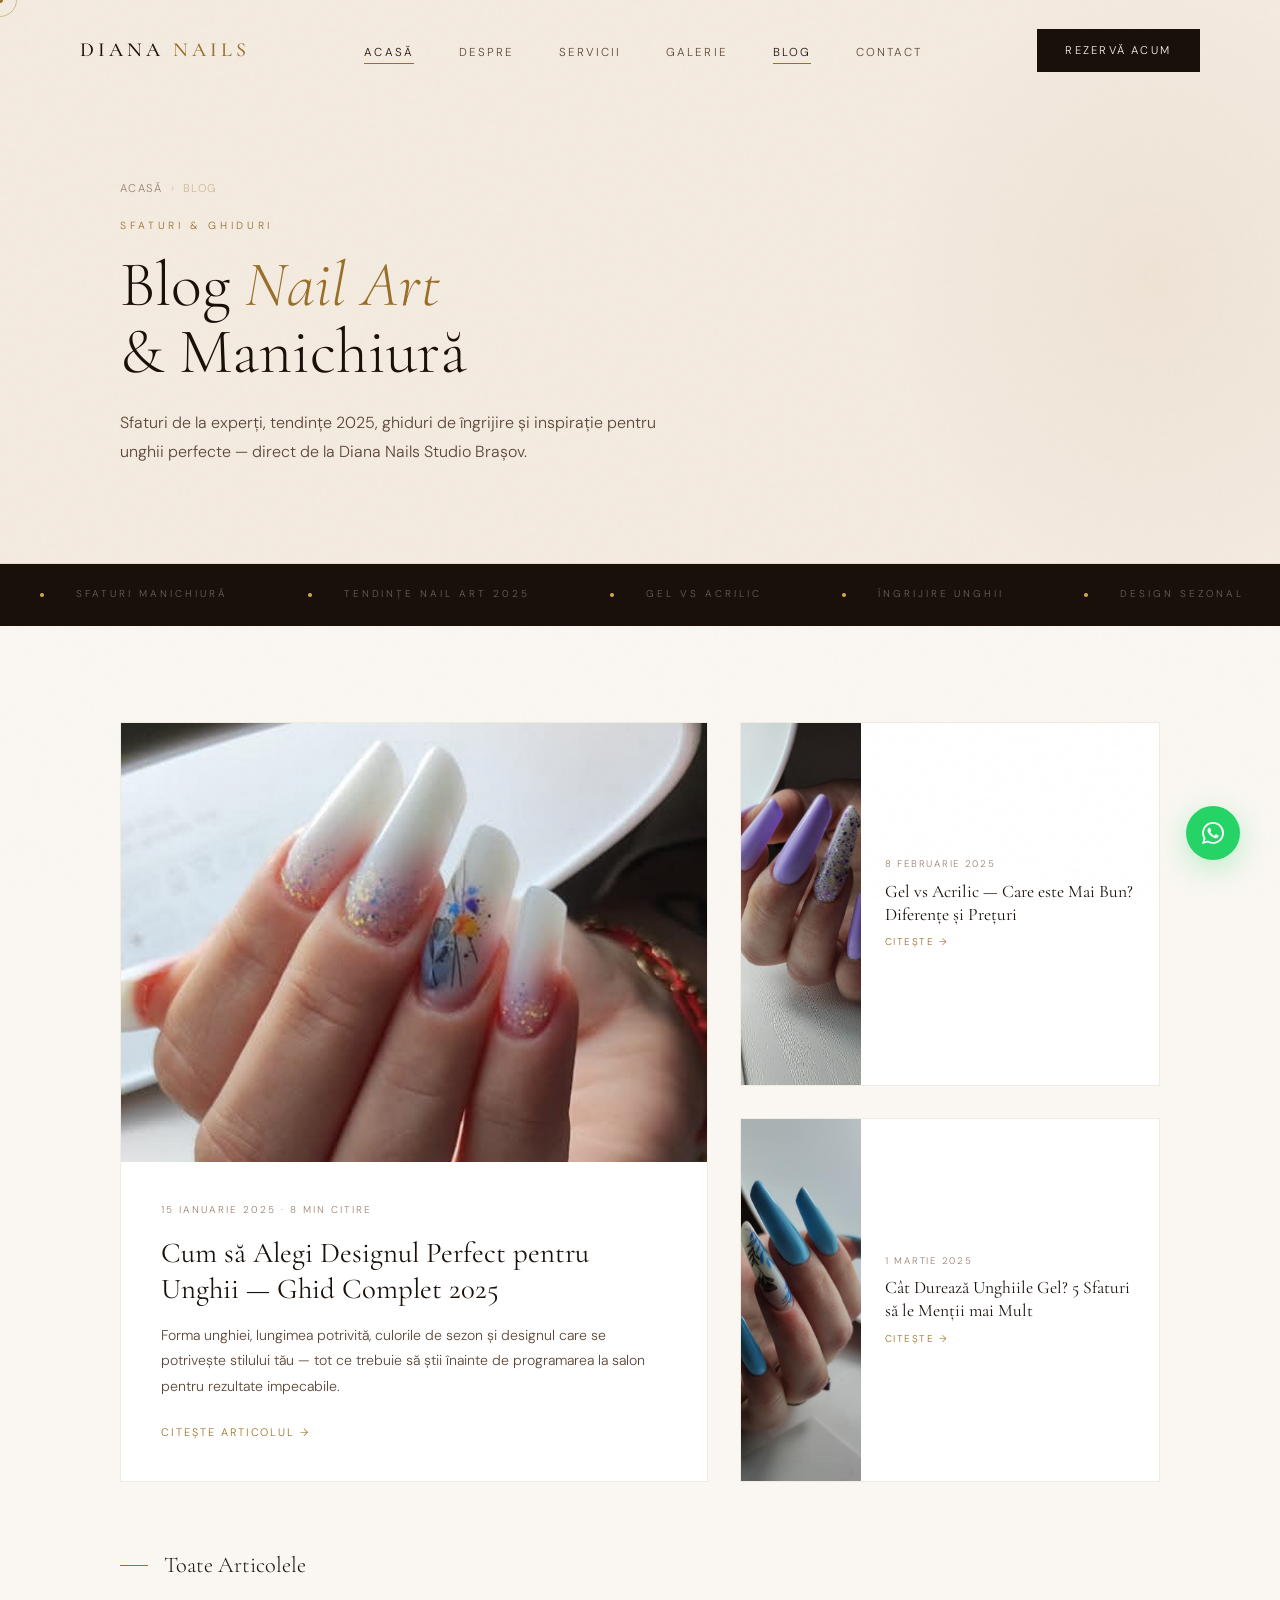
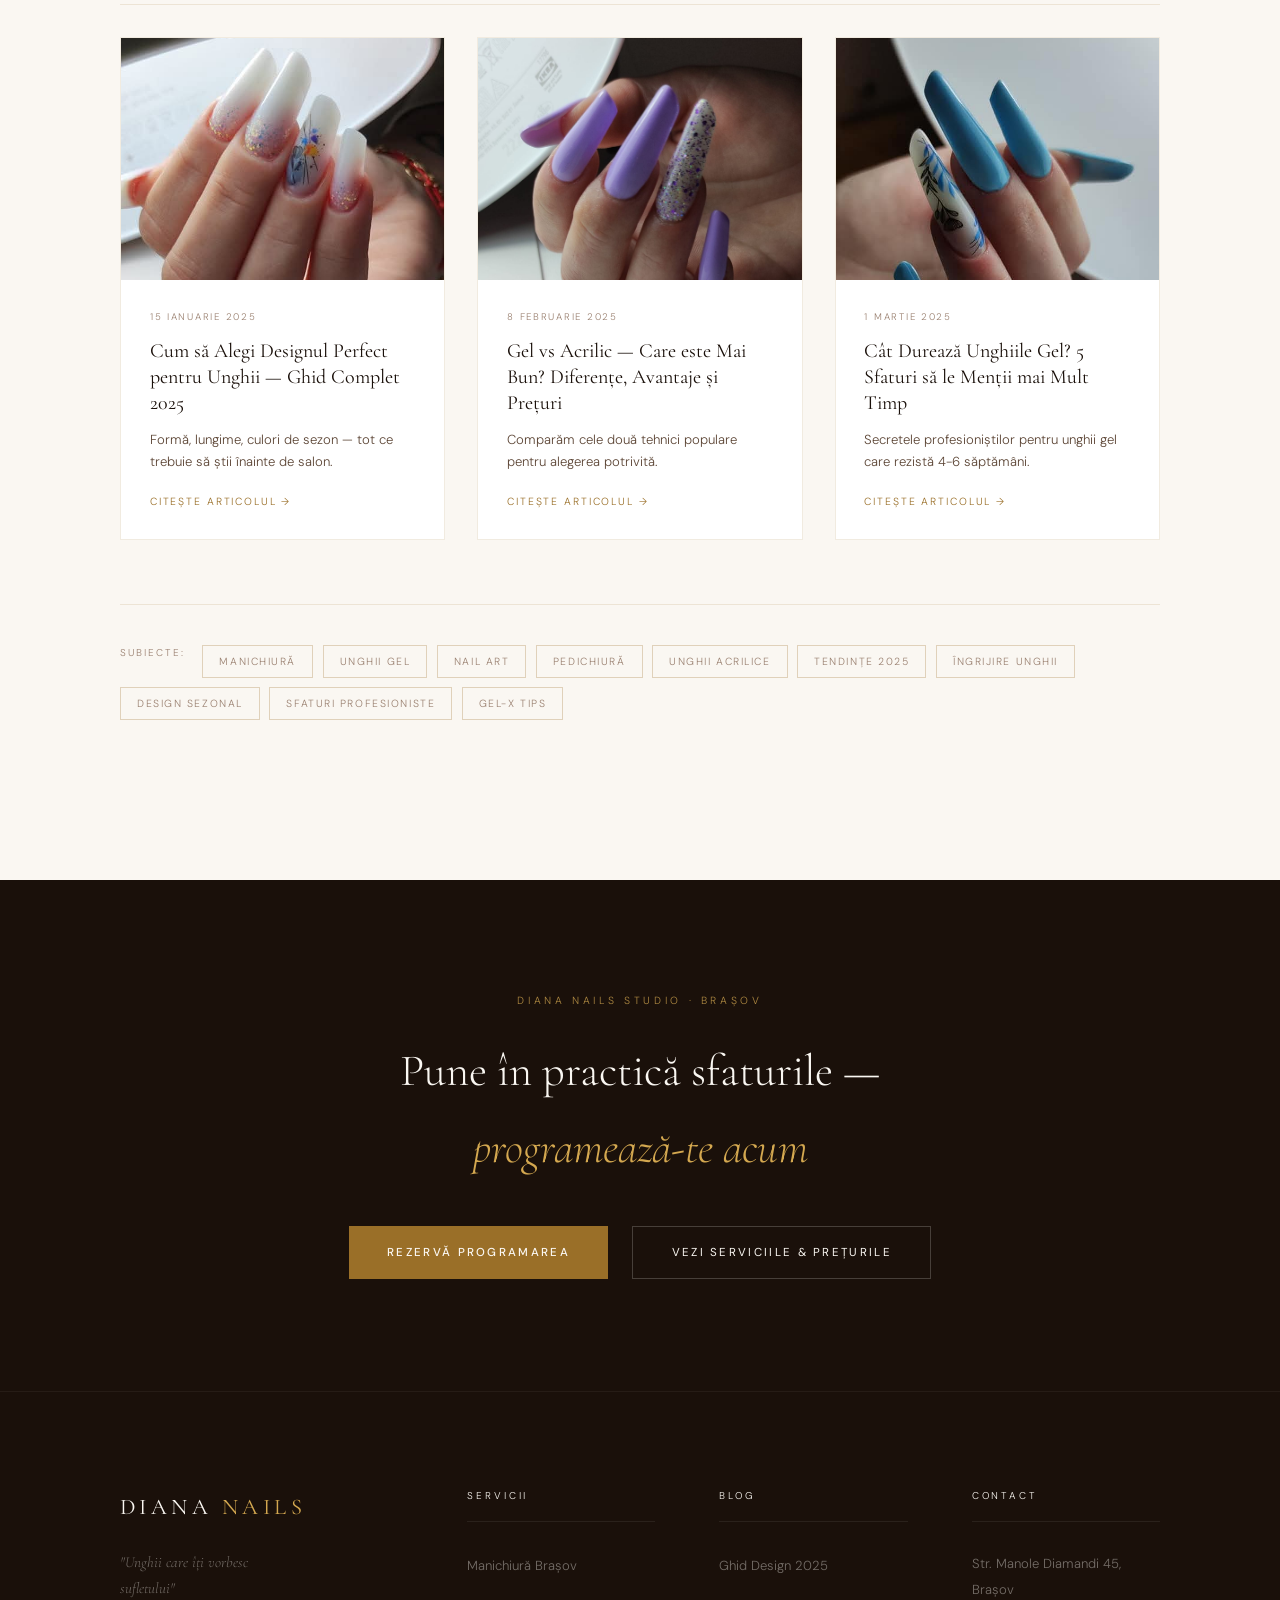
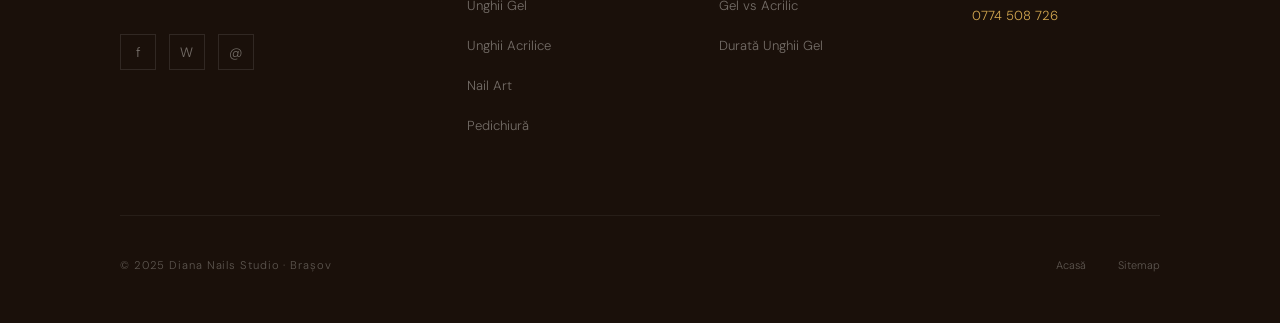
<file: blog/index.html>
<!DOCTYPE html>
<html lang="ro">
<head>
  <meta charset="UTF-8">
  <meta name="viewport" content="width=device-width, initial-scale=1.0">
  <title>Blog Manichiură Brașov — Sfaturi Unghii Gel & Nail Art | Diana Nails Studio</title>
  <meta name="description" content="Articole și sfaturi despre manichiură, unghii gel, nail art și îngrijirea unghiilor. Ghiduri utile de la Diana Nails Studio Brașov — expertul tău în unghii.">
  <meta name="keywords" content="blog manichiura brasov, sfaturi unghii gel, nail art idei, ingrijire unghii, tendinte nail art 2025, diana nails blog">
  <meta name="robots" content="index, follow">
  <link rel="canonical" href="https://diananails.ro/blog/">
  <meta property="og:title" content="Blog Manichiură & Nail Art | Diana Nails Studio Brașov">
  <meta property="og:description" content="Sfaturi, tendințe și ghiduri despre manichiură și nail art de la Diana Nails Studio Brașov.">
  <meta property="og:url" content="https://diananails.ro/blog/">
  <script type="application/ld+json">{"@context":"https://schema.org","@type":"BreadcrumbList","itemListElement":[{"@type":"ListItem","position":1,"name":"Acasă","item":"https://diananails.ro/"},{"@type":"ListItem","position":2,"name":"Blog","item":"https://diananails.ro/blog/"}]}</script>
  <script type="application/ld+json">{"@context":"https://schema.org","@type":"Blog","name":"Blog Diana Nails Studio","url":"https://diananails.ro/blog/","description":"Sfaturi și ghiduri despre manichiură, unghii gel și nail art de la Diana Nails Studio Brașov","publisher":{"@type":"NailSalon","name":"Diana Nails Studio","url":"https://diananails.ro"}}</script>
  <link rel="stylesheet" href="../styles.css">
  <style>
    .blog-section { padding: 6rem 0 10rem; }
    .blog-featured { display: grid; grid-template-columns: 1.4fr 1fr; gap: 2rem; margin-bottom: 4rem; }
    .blog-featured-main {
      background: #fff; border: 1px solid var(--border); text-decoration: none; color: inherit;
      display: flex; flex-direction: column;
      transition: box-shadow .4s, border-color .4s, transform .4s var(--ease-out);
    }
    .blog-featured-main:hover { box-shadow: var(--shadow-lg); border-color: var(--border-mid); transform: translateY(-5px); }
    .blog-featured-thumb { aspect-ratio: 4/3; background: var(--bg3); display: flex; align-items: center; justify-content: center; position: relative; overflow: hidden; }
    .blog-featured-cat { position: absolute; top: 1.5rem; left: 1.5rem; background: var(--gold); color: var(--cream-text); font-size: .58rem; letter-spacing: .2em; text-transform: uppercase; padding: .35rem .9rem; }
    .blog-featured-body { padding: 2.5rem; flex: 1; display: flex; flex-direction: column; }
    .blog-featured-date { font-size: .62rem; letter-spacing: .2em; text-transform: uppercase; color: var(--text-dim); margin-bottom: 1rem; }
    .blog-featured-title { font-family: 'Cormorant Garamond', serif; font-size: 1.8rem; font-weight: 400; color: var(--dark); line-height: 1.25; margin-bottom: 1rem; flex: 1; }
    .blog-featured-excerpt { font-size: .88rem; color: var(--text); line-height: 1.8; margin-bottom: 1.5rem; }
    .blog-read-more { font-size: .68rem; letter-spacing: .18em; text-transform: uppercase; color: var(--gold); display: flex; align-items: center; gap: .5rem; transition: gap .3s; }
    .blog-featured-main:hover .blog-read-more { gap: .9rem; }
    .blog-side { display: flex; flex-direction: column; gap: 2rem; }
    .blog-side-card {
      background: #fff; border: 1px solid var(--border); text-decoration: none; color: inherit;
      display: flex; gap: 0; flex: 1;
      transition: box-shadow .4s, border-color .3s, transform .4s var(--ease-out);
    }
    .blog-side-card:hover { box-shadow: var(--shadow); border-color: var(--border-mid); transform: translateY(-3px); }
    .blog-side-thumb { width: 120px; flex-shrink: 0; background: var(--bg3); display: flex; align-items: center; justify-content: center; position: relative; }
    .blog-side-cat { position: absolute; top: .8rem; left: .8rem; background: var(--gold); color: var(--cream-text); font-size: .52rem; letter-spacing: .15em; text-transform: uppercase; padding: .25rem .6rem; }
    .blog-side-body { padding: 1.5rem; display: flex; flex-direction: column; justify-content: center; }
    .blog-side-date { font-size: .6rem; letter-spacing: .18em; text-transform: uppercase; color: var(--text-dim); margin-bottom: .5rem; }
    .blog-side-title { font-family: 'Cormorant Garamond', serif; font-size: 1.1rem; font-weight: 400; color: var(--dark); line-height: 1.3; margin-bottom: .5rem; }
    .blog-side-link { font-size: .62rem; letter-spacing: .15em; text-transform: uppercase; color: var(--gold); }
    .blog-all-section { margin-top: 2rem; }
    .blog-all-title { font-family: 'Cormorant Garamond', serif; font-size: 1.4rem; font-weight: 300; color: var(--dark); margin-bottom: 2rem; padding-bottom: 1.2rem; border-bottom: 1px solid var(--border); display: flex; align-items: center; gap: 1rem; }
    .blog-all-title::before { content: ''; display: block; width: 28px; height: 1px; background: var(--gold); }
    .blog-grid { display: grid; grid-template-columns: repeat(3, 1fr); gap: 2rem; }
    .blog-card {
      background: #fff; border: 1px solid var(--border); text-decoration: none; color: inherit;
      display: flex; flex-direction: column;
      transition: box-shadow .4s, border-color .4s, transform .4s var(--ease-out);
    }
    .blog-card:hover { box-shadow: var(--shadow-lg); border-color: var(--border-mid); transform: translateY(-5px); }
    .blog-card-thumb { aspect-ratio: 4/3; background: var(--bg3); display: flex; align-items: center; justify-content: center; position: relative; overflow: hidden; }
    .blog-card-cat { position: absolute; top: 1rem; left: 1rem; background: var(--gold); color: var(--cream-text); font-size: .56rem; letter-spacing: .18em; text-transform: uppercase; padding: .3rem .8rem; }
    .thumb-text { font-family: 'Cormorant Garamond', serif; font-size: .78rem; letter-spacing: .15em; color: var(--text-dim); }
    .blog-card-body { padding: 1.8rem; flex: 1; display: flex; flex-direction: column; }
    .blog-card-date { font-size: .6rem; letter-spacing: .18em; text-transform: uppercase; color: var(--text-dim); margin-bottom: .8rem; }
    .blog-card-title { font-family: 'Cormorant Garamond', serif; font-size: 1.25rem; font-weight: 400; color: var(--dark); line-height: 1.3; margin-bottom: .8rem; flex: 1; }
    .blog-card-excerpt { font-size: .82rem; color: var(--text); line-height: 1.7; margin-bottom: 1.2rem; }
    .blog-card-link { font-size: .65rem; letter-spacing: .18em; text-transform: uppercase; color: var(--gold); display: flex; align-items: center; gap: .5rem; transition: gap .3s; }
    .blog-card:hover .blog-card-link { gap: .9rem; }
    .blog-tags { display: flex; flex-wrap: wrap; gap: .6rem; margin-top: 4rem; padding-top: 2.5rem; border-top: 1px solid var(--border); }
    .blog-tag { padding: .4rem 1rem; border: 1px solid var(--border-mid); font-size: .65rem; letter-spacing: .15em; text-transform: uppercase; color: var(--text-dim); text-decoration: none; transition: all .3s; }
    .blog-tag:hover { border-color: var(--gold); color: var(--gold); background: rgba(154,111,40,.04); }
    @media(max-width:900px){ .blog-featured{grid-template-columns:1fr} .blog-grid{grid-template-columns:1fr} .blog-side-card{flex-direction:column} .blog-side-thumb{width:100%;height:120px} }
  </style>
</head>
<body>
<div id="progress-bar"></div><div id="cursor-dot"></div><div id="cursor-ring"></div>
<div id="loader"><div class="loader-logo">Diana Nails</div><div class="loader-line"></div></div>

<nav id="navbar">
  <a href="../index.html" class="nav-logo">Diana <span>Nails</span></a>
  <ul class="nav-links">
    <li><a href="../index.html">Acasă</a></li>
    <li><a href="../despre.html">Despre</a></li>
    <li><a href="../servicii.html">Servicii</a></li>
    <li><a href="../galerie.html">Galerie</a></li>
    <li><a href="index.html" class="active">Blog</a></li>
    <li><a href="../programari.html">Contact</a></li>
  </ul>
  <a href="../programari.html" class="nav-cta">Rezervă Acum</a>
</nav>

<section class="page-hero">
  <div class="container">
    <nav aria-label="breadcrumb" class="breadcrumb"><a href="../index.html">Acasă</a><span>›</span><span class="current">Blog</span></nav>
    <p class="page-hero-label">Sfaturi & Ghiduri</p>
    <h1 class="page-hero-title reveal">Blog <em>Nail Art</em><br>& Manichiură</h1>
    <p class="page-hero-desc reveal delay-1">Sfaturi de la experți, tendințe 2025, ghiduri de îngrijire și inspirație pentru unghii perfecte — direct de la Diana Nails Studio Brașov.</p>
  </div>
</section>

<div class="marquee-section" aria-hidden="true">
  <div class="marquee-track">
    <div class="marquee-item"><span class="dot"></span>Sfaturi Manichiură</div><div class="marquee-item"><span class="dot"></span>Tendințe Nail Art 2025</div><div class="marquee-item"><span class="dot"></span>Gel vs Acrilic</div><div class="marquee-item"><span class="dot"></span>Îngrijire Unghii</div><div class="marquee-item"><span class="dot"></span>Design Sezonal</div><div class="marquee-item"><span class="dot"></span>Sfaturi Manichiură</div><div class="marquee-item"><span class="dot"></span>Tendințe Nail Art 2025</div><div class="marquee-item"><span class="dot"></span>Gel vs Acrilic</div><div class="marquee-item"><span class="dot"></span>Îngrijire Unghii</div><div class="marquee-item"><span class="dot"></span>Design Sezonal</div>
  </div>
</div>

<section class="blog-section">
  <div class="container">

    <!-- FEATURED -->
    <div class="blog-featured reveal">
      <a href="cum-sa-alegi-designul-unghii.html" class="blog-featured-main">
        <div class="blog-featured-thumb">
          <span class="blog-featured-cat">Ghid Complet</span>
          <img src="../images/blog-1.jpeg" alt="Design unghii 2025" loading="lazy" style="width:100%;height:100%;object-fit:cover;object-position:center 20%;position:absolute;inset:0">
        </div>
        <div class="blog-featured-body">
          <div class="blog-featured-date">15 Ianuarie 2025 · 8 min citire</div>
          <h2 class="blog-featured-title">Cum să Alegi Designul Perfect pentru Unghii — Ghid Complet 2025</h2>
          <p class="blog-featured-excerpt">Forma unghiei, lungimea potrivită, culorile de sezon și designul care se potrivește stilului tău — tot ce trebuie să știi înainte de programarea la salon pentru rezultate impecabile.</p>
          <span class="blog-read-more">Citește articolul →</span>
        </div>
      </a>
      <div class="blog-side">
        <a href="gel-vs-acrilic.html" class="blog-side-card">
          <div class="blog-side-thumb">
            <span class="blog-side-cat">Comparație</span>
            <img src="../images/blog-2.jpeg" alt="Gel vs Acrilic" loading="lazy" style="width:100%;height:100%;object-fit:cover;object-position:center 20%;position:absolute;inset:0">
          </div>
          <div class="blog-side-body">
            <div class="blog-side-date">8 Februarie 2025</div>
            <h3 class="blog-side-title">Gel vs Acrilic — Care este Mai Bun? Diferențe și Prețuri</h3>
            <span class="blog-side-link">Citește →</span>
          </div>
        </a>
        <a href="cat-dureaza-unghiile-gel.html" class="blog-side-card">
          <div class="blog-side-thumb">
            <span class="blog-side-cat">Sfaturi</span>
            <img src="../images/blog-3.jpeg" alt="Cât durează unghiile gel" loading="lazy" style="width:100%;height:100%;object-fit:cover;object-position:center 20%;position:absolute;inset:0">
          </div>
          <div class="blog-side-body">
            <div class="blog-side-date">1 Martie 2025</div>
            <h3 class="blog-side-title">Cât Durează Unghiile Gel? 5 Sfaturi să le Menții mai Mult</h3>
            <span class="blog-side-link">Citește →</span>
          </div>
        </a>
      </div>
    </div>

    <!-- ALL ARTICLES -->
    <div class="blog-all-section">
      <div class="blog-all-title reveal">Toate Articolele</div>
      <div class="blog-grid">
        <a href="cum-sa-alegi-designul-unghii.html" class="blog-card reveal">
          <div class="blog-card-thumb"><span class="blog-card-cat">Ghid</span><img src="../images/blog-1.jpeg" alt="Design unghii 2025" loading="lazy" style="width:100%;height:100%;object-fit:cover;object-position:center 20%;position:absolute;inset:0"></div>
          <div class="blog-card-body">
            <div class="blog-card-date">15 Ianuarie 2025</div>
            <h3 class="blog-card-title">Cum să Alegi Designul Perfect pentru Unghii — Ghid Complet 2025</h3>
            <p class="blog-card-excerpt">Formă, lungime, culori de sezon — tot ce trebuie să știi înainte de salon.</p>
            <span class="blog-card-link">Citește articolul →</span>
          </div>
        </a>
        <a href="gel-vs-acrilic.html" class="blog-card reveal delay-1">
          <div class="blog-card-thumb"><span class="blog-card-cat">Comparație</span><img src="../images/blog-2.jpeg" alt="Gel vs acrilic" loading="lazy" style="width:100%;height:100%;object-fit:cover;object-position:center 20%;position:absolute;inset:0"></div>
          <div class="blog-card-body">
            <div class="blog-card-date">8 Februarie 2025</div>
            <h3 class="blog-card-title">Gel vs Acrilic — Care este Mai Bun? Diferențe, Avantaje și Prețuri</h3>
            <p class="blog-card-excerpt">Comparăm cele două tehnici populare pentru alegerea potrivită.</p>
            <span class="blog-card-link">Citește articolul →</span>
          </div>
        </a>
        <a href="cat-dureaza-unghiile-gel.html" class="blog-card reveal delay-2">
          <div class="blog-card-thumb"><span class="blog-card-cat">Sfaturi</span><img src="../images/blog-3.jpeg" alt="Cât durează unghiile gel" loading="lazy" style="width:100%;height:100%;object-fit:cover;object-position:center 20%;position:absolute;inset:0"></div>
          <div class="blog-card-body">
            <div class="blog-card-date">1 Martie 2025</div>
            <h3 class="blog-card-title">Cât Durează Unghiile Gel? 5 Sfaturi să le Menții mai Mult Timp</h3>
            <p class="blog-card-excerpt">Secretele profesioniștilor pentru unghii gel care rezistă 4-6 săptămâni.</p>
            <span class="blog-card-link">Citește articolul →</span>
          </div>
        </a>
      </div>
    </div>

    <!-- TAGS -->
    <div class="blog-tags reveal">
      <span style="font-size:.62rem;letter-spacing:.2em;text-transform:uppercase;color:var(--text-dim);margin-right:.5rem">Subiecte:</span>
      <a href="#" class="blog-tag">Manichiură</a>
      <a href="#" class="blog-tag">Unghii Gel</a>
      <a href="#" class="blog-tag">Nail Art</a>
      <a href="#" class="blog-tag">Pedichiură</a>
      <a href="#" class="blog-tag">Unghii Acrilice</a>
      <a href="#" class="blog-tag">Tendințe 2025</a>
      <a href="#" class="blog-tag">Îngrijire Unghii</a>
      <a href="#" class="blog-tag">Design Sezonal</a>
      <a href="#" class="blog-tag">Sfaturi Profesioniste</a>
      <a href="#" class="blog-tag">Gel-X Tips</a>
    </div>
  </div>
</section>

<section style="padding:7rem 0;background:var(--bg-dark);text-align:center">
  <div class="container">
    <p style="font-size:.65rem;letter-spacing:.35em;text-transform:uppercase;color:var(--gold-light);margin-bottom:1.5rem;opacity:.8">Diana Nails Studio · Brașov</p>
    <h2 style="font-family:'Cormorant Garamond',serif;font-size:clamp(2rem,3.5vw,3.2rem);font-weight:300;color:var(--cream-text);margin-bottom:2.5rem" class="reveal">Pune în practică sfaturile —<br><em style="font-style:italic;color:var(--gold-light)">programează-te acum</em></h2>
    <div class="reveal delay-1" style="display:flex;gap:1.5rem;justify-content:center;flex-wrap:wrap">
      <a href="../programari.html" class="btn-gold"><span>Rezervă Programarea</span></a>
      <a href="../servicii.html" class="btn-outline" style="border-color:rgba(250,247,242,.2);color:var(--cream-text)"><span>Vezi Serviciile & Prețurile</span></a>
    </div>
  </div>
</section>

<footer class="site-footer">
  <div class="container">
    <div class="footer-top">
      <div><a href="../index.html" class="footer-logo">Diana <span>Nails</span></a><p class="footer-tagline">"Unghii care îți vorbesc<br>sufletului"</p><div class="footer-social"><a href="https://www.facebook.com/NailsbyDyanaSlavu" target="_blank" rel="noopener" class="footer-social-link">f</a><a href="https://wa.me/40774508726" target="_blank" rel="noopener" class="footer-social-link">W</a><a href="mailto:contact@diananails.ro" class="footer-social-link">@</a></div></div>
      <div><div class="footer-col-title">Servicii</div><ul class="footer-links"><li><a href="../servicii.html">Manichiură Brașov</a></li><li><a href="../servicii.html#gel">Unghii Gel</a></li><li><a href="../servicii.html#acrilic">Unghii Acrilice</a></li><li><a href="../servicii.html#nailart">Nail Art</a></li><li><a href="../servicii.html#pedicure">Pedichiură</a></li></ul></div>
      <div><div class="footer-col-title">Blog</div><ul class="footer-links"><li><a href="cum-sa-alegi-designul-unghii.html">Ghid Design 2025</a></li><li><a href="gel-vs-acrilic.html">Gel vs Acrilic</a></li><li><a href="cat-dureaza-unghiile-gel.html">Durată Unghii Gel</a></li></ul></div>
      <div><div class="footer-col-title">Contact</div><div style="font-size:.82rem;color:rgba(250,247,242,.4);line-height:2"><div>Str. Manole Diamandi 45, Brașov</div><a href="tel:+40774508726" style="color:var(--gold-light);text-decoration:none;display:block">0774 508 726</a></div></div>
    </div>
    <div class="footer-bottom"><p class="footer-copy">© 2025 Diana Nails Studio · Brașov</p><div class="footer-bottom-links"><a href="../index.html">Acasă</a><a href="../sitemap.xml">Sitemap</a></div></div>
  </div>
</footer>
<a href="https://wa.me/40774508726" target="_blank" rel="noopener" class="whatsapp-float"><svg width="22" height="22" viewBox="0 0 24 24" fill="currentColor"><path d="M17.472 14.382c-.297-.149-1.758-.867-2.03-.967-.273-.099-.471-.148-.67.15-.197.297-.767.966-.94 1.164-.173.199-.347.223-.644.075-.297-.15-1.255-.463-2.39-1.475-.883-.788-1.48-1.761-1.653-2.059-.173-.297-.018-.458.13-.606.134-.133.298-.347.446-.52.149-.174.198-.298.298-.497.099-.198.05-.371-.025-.52-.075-.149-.669-1.612-.916-2.207-.242-.579-.487-.5-.669-.51-.173-.008-.371-.01-.57-.01-.198 0-.52.074-.792.372-.272.297-1.04 1.016-1.04 2.479 0 1.462 1.065 2.875 1.213 3.074.149.198 2.096 3.2 5.077 4.487.709.306 1.262.489 1.694.625.712.227 1.36.195 1.871.118.571-.085 1.758-.719 2.006-1.413.248-.694.248-1.289.173-1.413-.074-.124-.272-.198-.57-.347m-5.421 7.403h-.004a9.87 9.87 0 01-5.031-1.378l-.361-.214-3.741.982.998-3.648-.235-.374a9.86 9.86 0 01-1.51-5.26c.001-5.45 4.436-9.884 9.888-9.884 2.64 0 5.122 1.03 6.988 2.898a9.825 9.825 0 012.893 6.994c-.003 5.45-4.437 9.884-9.885 9.884m8.413-18.297A11.815 11.815 0 0012.05 0C5.495 0 .16 5.335.157 11.892c0 2.096.547 4.142 1.588 5.945L.057 24l6.305-1.654a11.882 11.882 0 005.683 1.448h.005c6.554 0 11.89-5.335 11.893-11.893a11.821 11.821 0 00-3.48-8.413z"/></svg></a>
<script src="../app.js"></script>
</body>
</html>
</file>
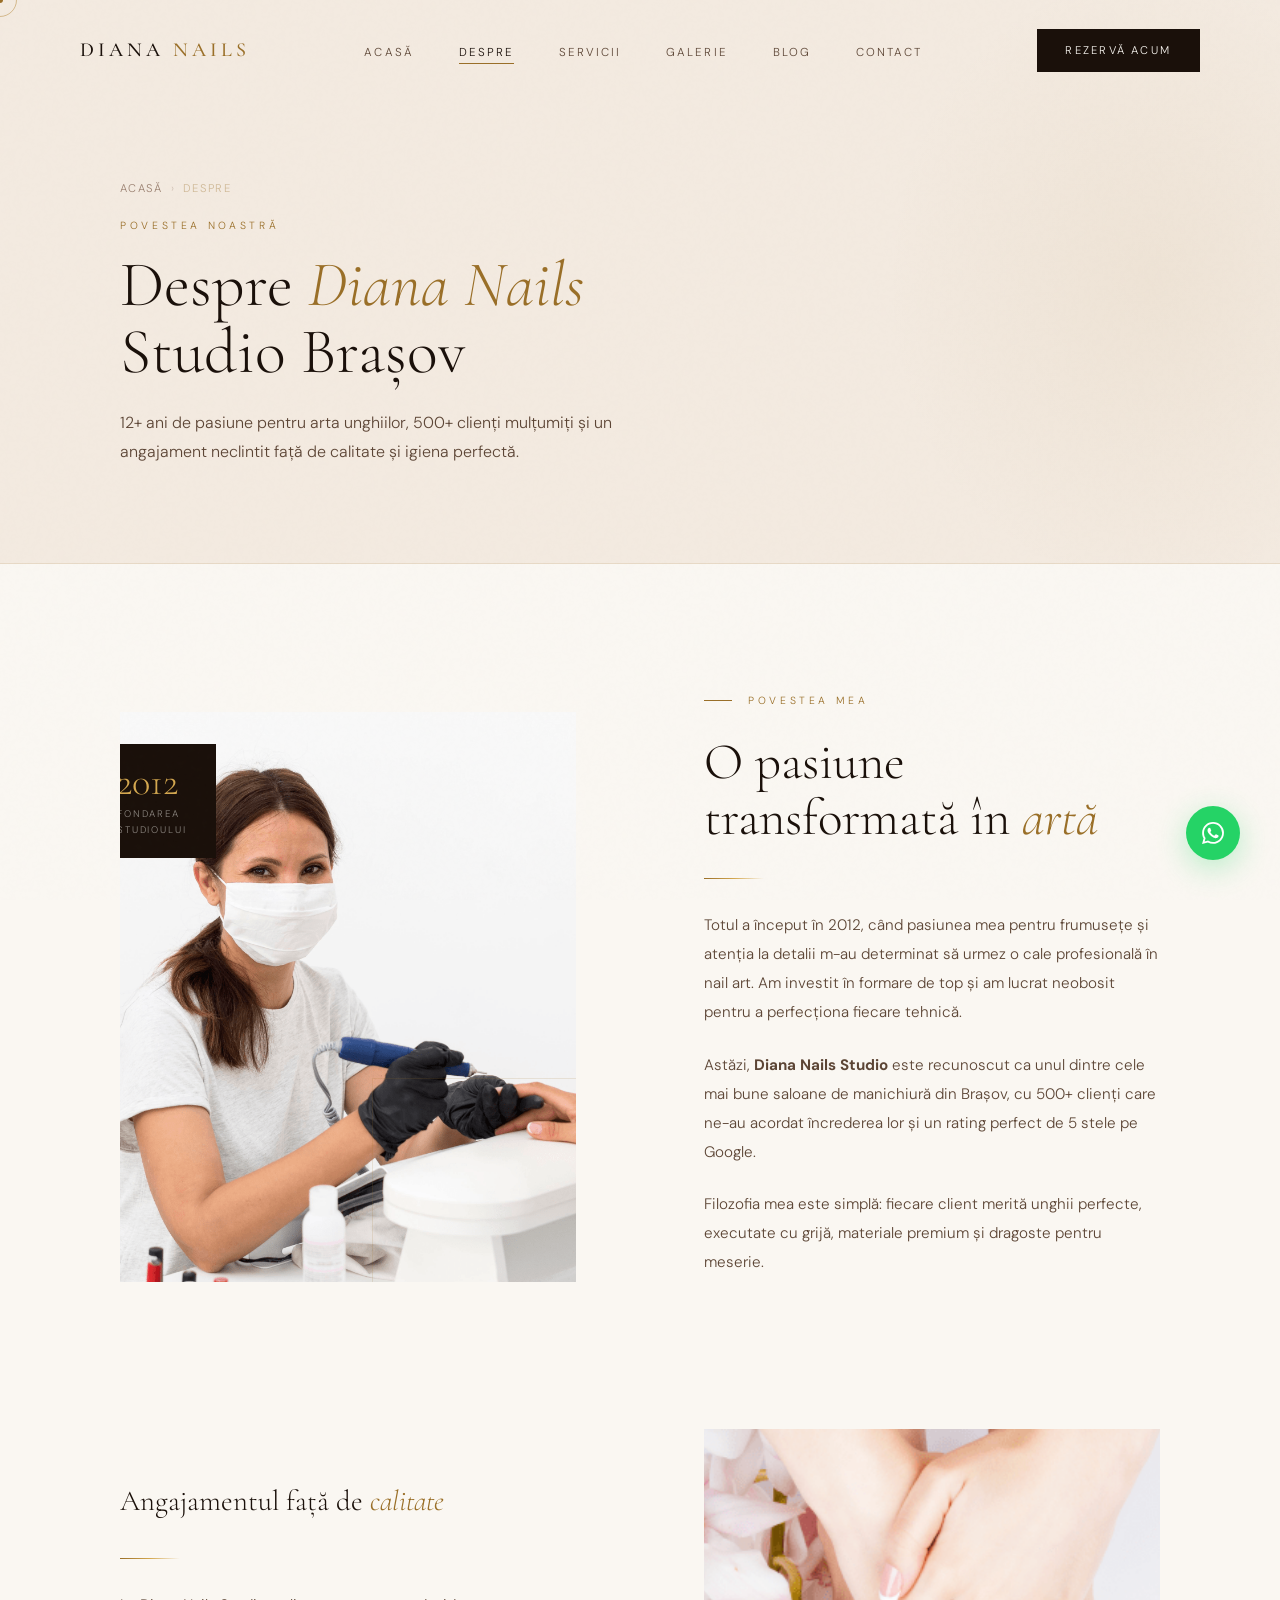
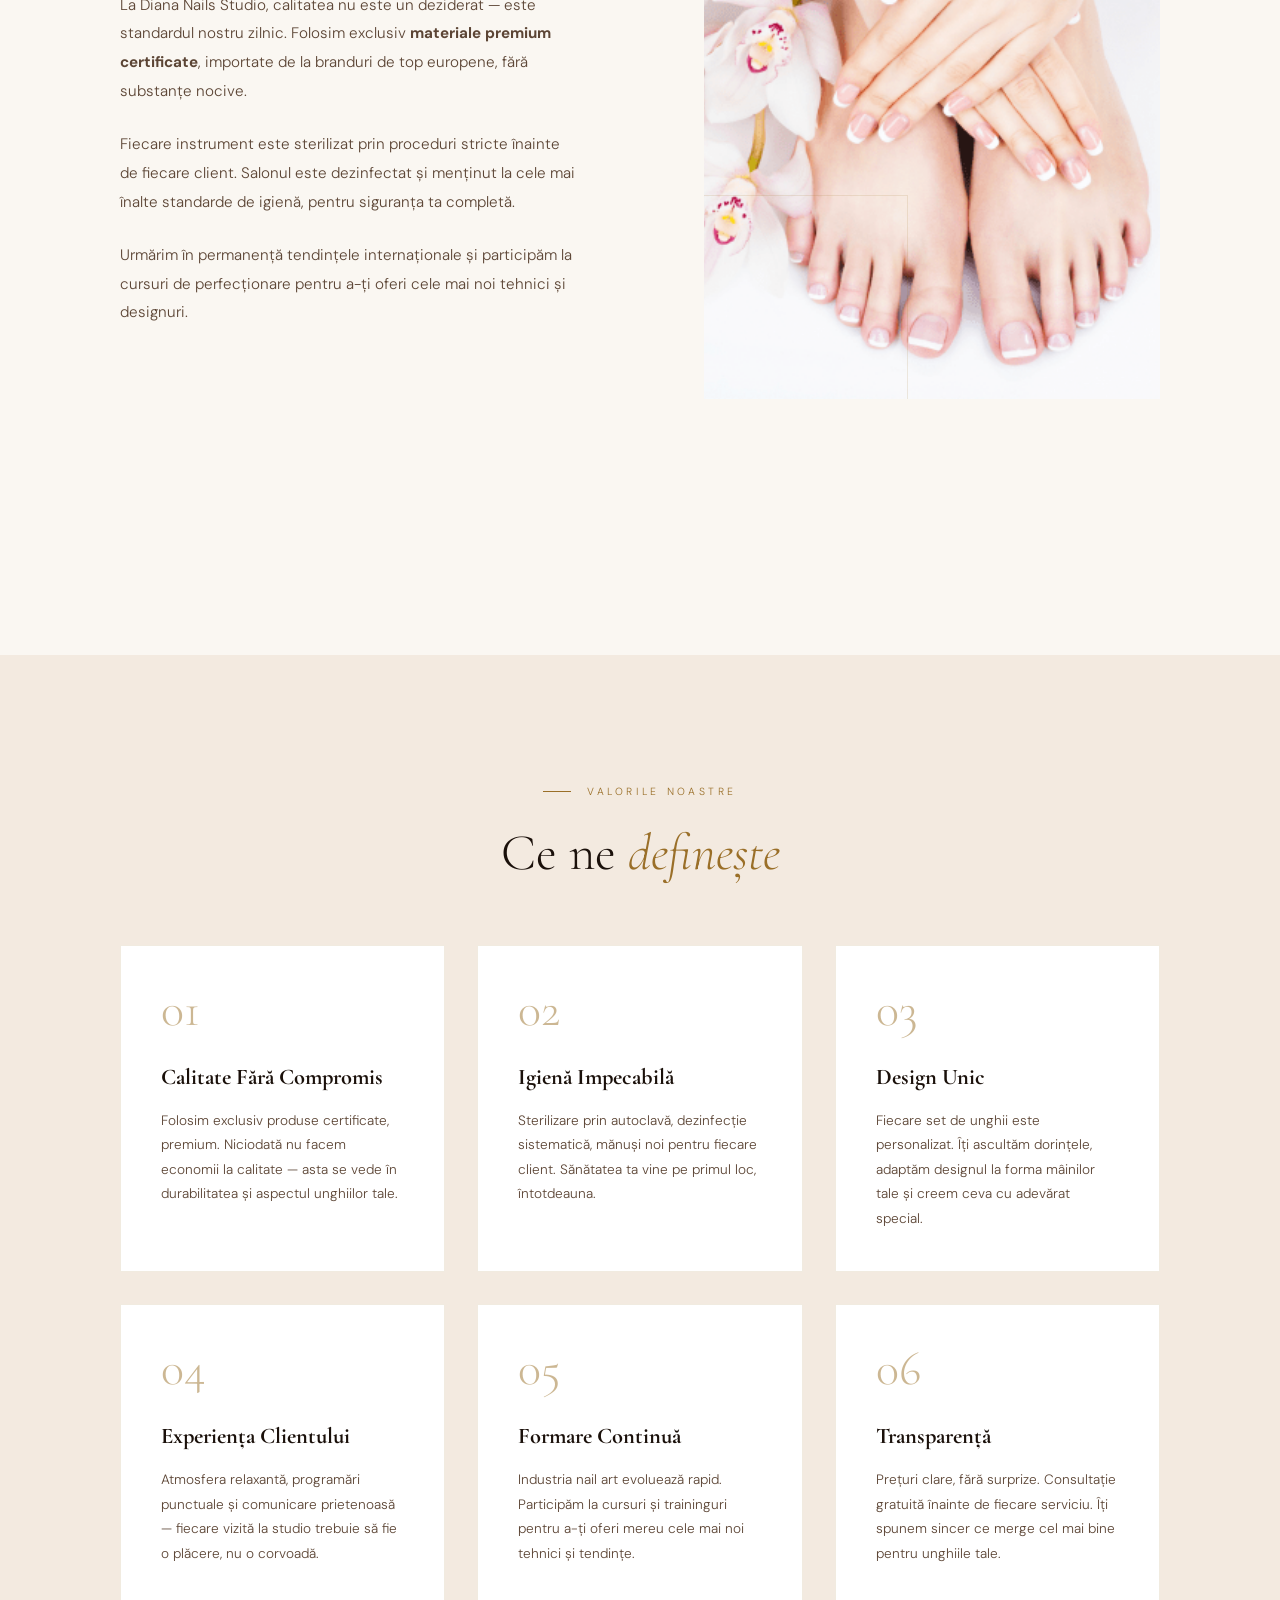
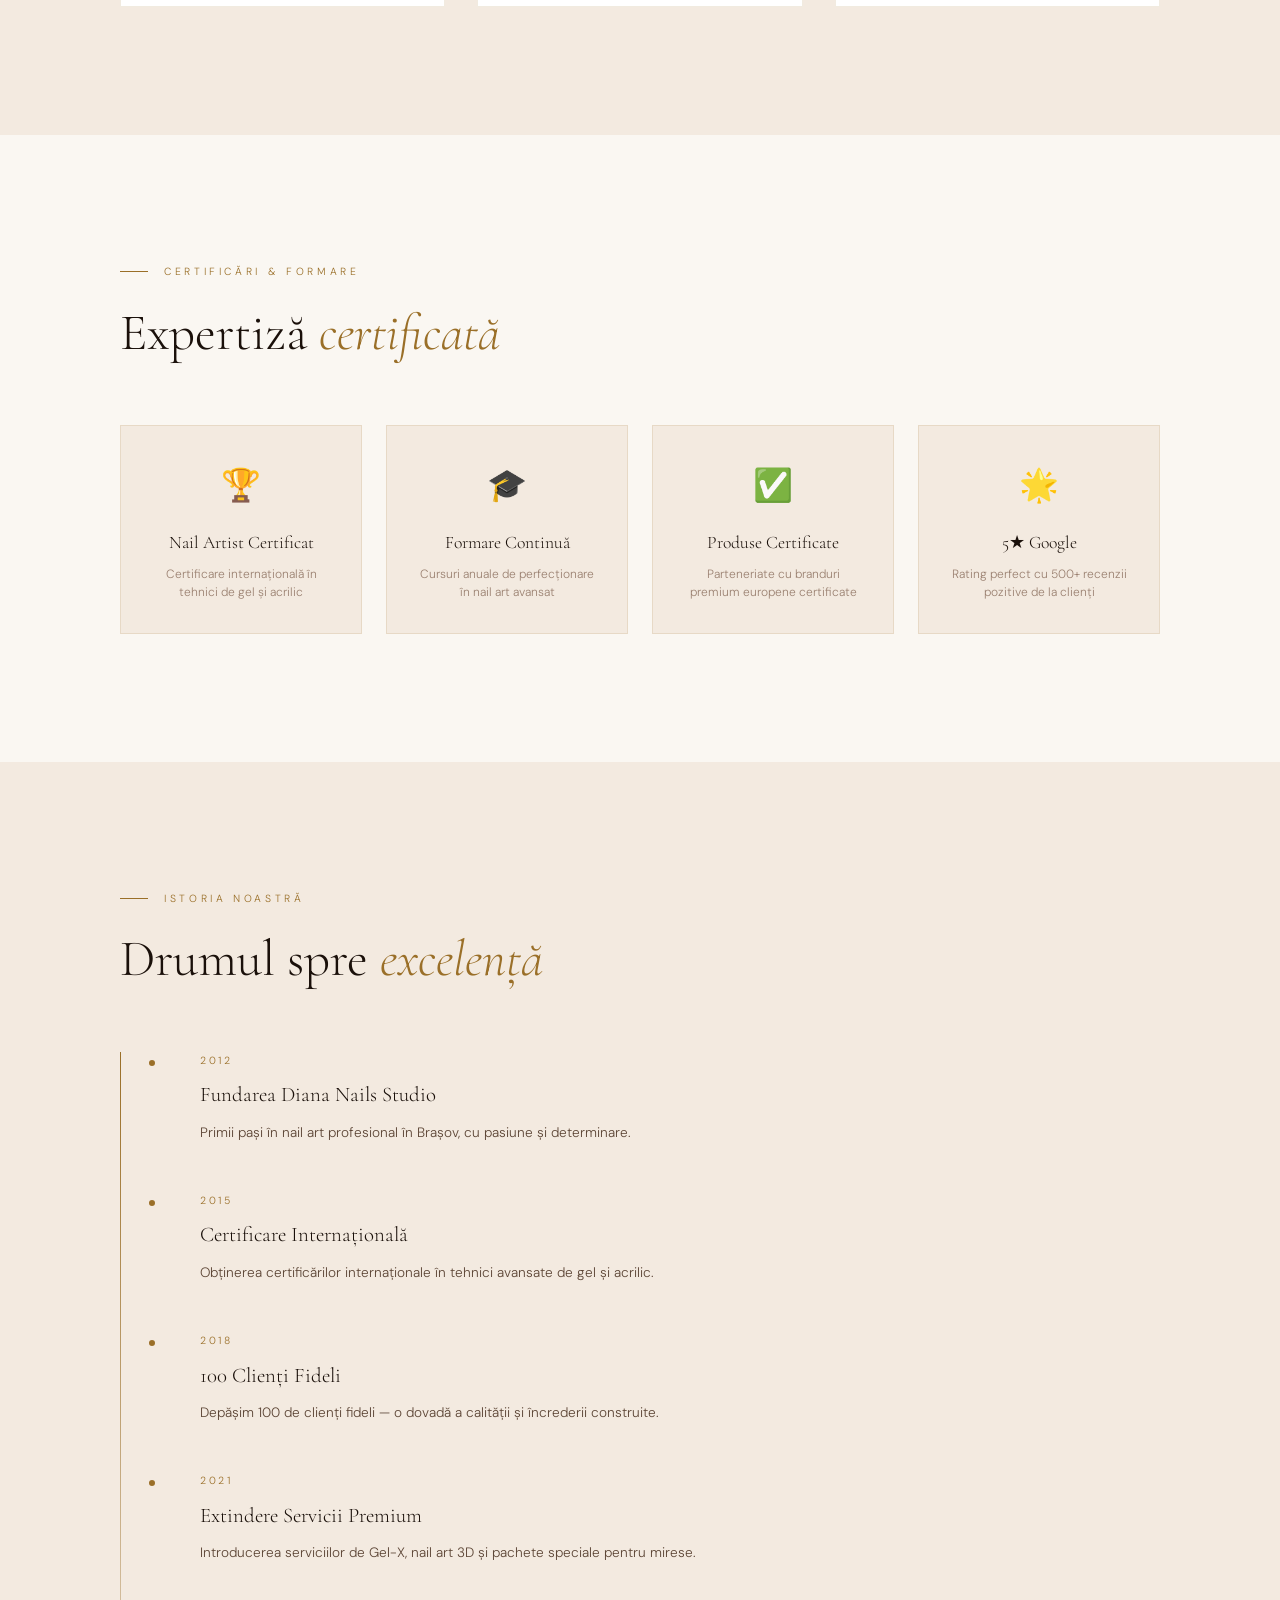
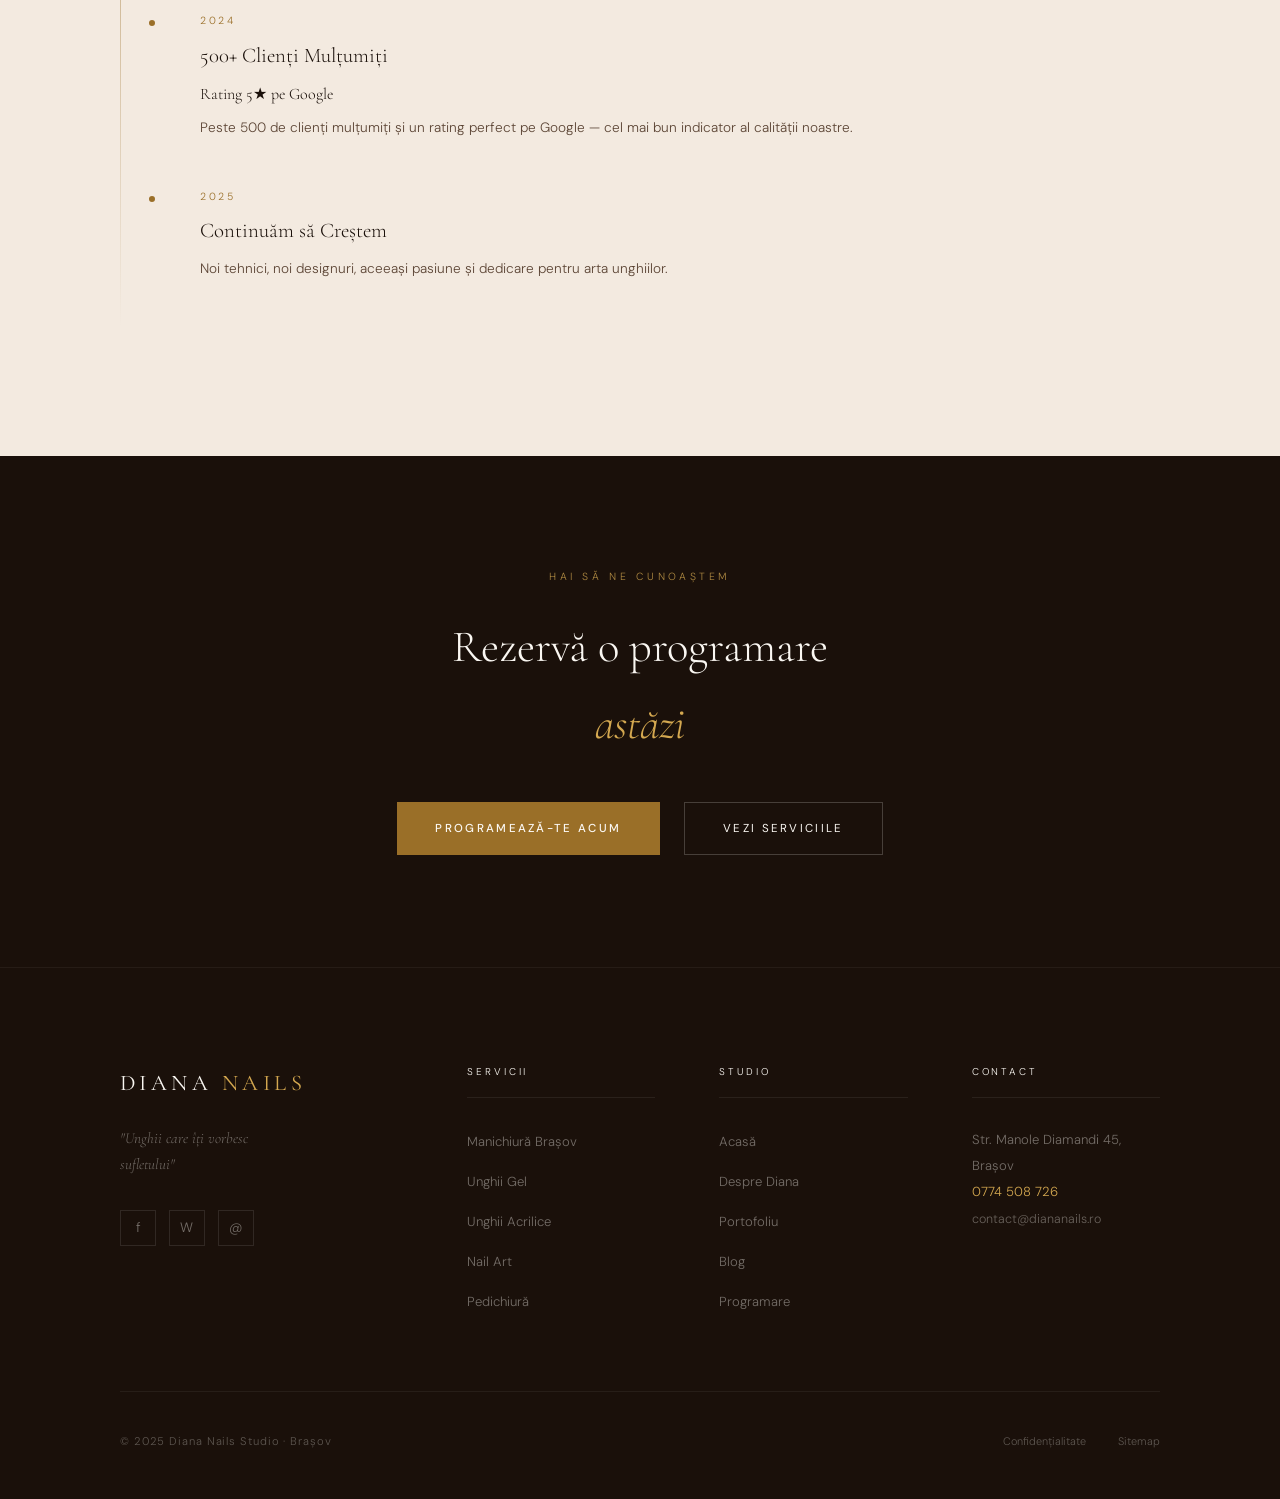
<file: despre.html>
<!DOCTYPE html>
<html lang="ro">
<head>
  <meta charset="UTF-8">
  <meta name="viewport" content="width=device-width, initial-scale=1.0">
  <title>Despre Diana Slavu — Nail Artist Certificat Brașov | Diana Nails Studio</title>
  <meta name="description" content="Diana Slavu — nail artist certificat cu 12+ ani de experiență în Brașov. Aflați povestea noastră, valorile și angajamentul față de calitate la Diana Nails Studio.">
  <meta name="keywords" content="diana nails brasov, nail artist brasov, salon unghii brasov, diana slavu brasov, manichiura profesionala brasov">
  <meta name="robots" content="index, follow">
  <link rel="canonical" href="https://diananails.ro/despre.html">
  <meta property="og:title" content="Despre Diana Slavu — Nail Artist Brașov | Diana Nails Studio">
  <meta property="og:description" content="12+ ani de experiență, 500+ clienți mulțumiți. Aflați povestea lui Diana Nails Studio Brașov.">
  <meta property="og:url" content="https://diananails.ro/despre.html">
  <script type="application/ld+json">{"@context":"https://schema.org","@type":"BreadcrumbList","itemListElement":[{"@type":"ListItem","position":1,"name":"Acasă","item":"https://diananails.ro/"},{"@type":"ListItem","position":2,"name":"Despre","item":"https://diananails.ro/despre.html"}]}</script>
  <script type="application/ld+json">{"@context":"https://schema.org","@type":"Person","name":"Diana Slavu","jobTitle":"Nail Artist","worksFor":{"@type":"NailSalon","name":"Diana Nails Studio","url":"https://diananails.ro"},"address":{"@type":"PostalAddress","addressLocality":"Brașov","addressCountry":"RO"}}</script>
  <link rel="stylesheet" href="styles.css">
  <style>
    .about-story { padding: 8rem 0; }
    .story-grid { display: grid; grid-template-columns: 1fr 1fr; gap: 8rem; align-items: center; margin-bottom: 8rem; }
    .story-img { aspect-ratio: 4/5; background: var(--bg3); overflow: hidden; position: relative; }
    .story-img img { width: 100%; height: 100%; object-fit: cover; object-position: center top; display: block; }
    .story-img-deco { position: absolute; bottom: -1.5rem; right: -1.5rem; width: 50%; aspect-ratio: 1; border: 1px solid var(--border); pointer-events: none; }
    .story-badge { position: absolute; top: 2rem; left: -2rem; background: var(--dark); padding: 1.2rem 1.8rem; }
    .story-badge-num { font-family: 'Cormorant Garamond',serif; font-size: 2.4rem; font-weight:300; color: var(--gold-light); line-height:1; }
    .story-badge-txt { font-size:.6rem; letter-spacing:.2em; text-transform:uppercase; color:rgba(250,247,242,.5); margin-top:.3rem; }
    .story-text p { color: var(--text); line-height:1.9; margin-bottom:1.5rem; font-size:.95rem; }
    .story-text h3 { font-family:'Cormorant Garamond',serif; font-size:1.8rem; font-weight:300; color:var(--dark); margin-bottom:1.2rem; }
    .values-section { padding: 8rem 0; background: var(--bg2); }
    .values-grid { margin-top:4rem; display:grid; grid-template-columns:repeat(3,1fr); gap:2rem; }
    .value-card { padding:2.5rem; background:#fff; border:1px solid var(--border); transition: box-shadow .4s, transform .4s var(--ease-out), border-color .3s; }
    .value-card:hover { box-shadow: var(--shadow-lg); transform:translateY(-5px); border-color:var(--border-mid); }
    .value-num { font-family:'Cormorant Garamond',serif; font-size:3rem; font-weight:300; color:var(--border-hover); line-height:1; margin-bottom:1.5rem; }
    .value-title { font-family:'Cormorant Garamond',serif; font-size:1.4rem; color:var(--dark); margin-bottom:.8rem; }
    .value-text { font-size:.85rem; color:var(--text); line-height:1.8; }
    .certifications { padding: 8rem 0; }
    .certs-grid { margin-top:4rem; display:grid; grid-template-columns:repeat(4,1fr); gap:1.5rem; }
    .cert-item { padding:2rem; background:var(--bg2); border:1px solid var(--border); text-align:center; transition:border-color .3s, box-shadow .3s; }
    .cert-item:hover { border-color:var(--border-hover); box-shadow:var(--shadow); }
    .cert-icon { font-size:2rem; margin-bottom:1rem; }
    .cert-name { font-family:'Cormorant Garamond',serif; font-size:1.1rem; color:var(--dark); margin-bottom:.4rem; }
    .cert-detail { font-size:.75rem; color:var(--text-dim); line-height:1.5; }
    .timeline { padding: 8rem 0; background: var(--bg2); }
    .timeline-list { margin-top:4rem; position:relative; padding-left:2rem; }
    .timeline-list::before { content:''; position:absolute; left:0; top:0; bottom:0; width:1px; background:linear-gradient(180deg,var(--gold),transparent); }
    .timeline-item { padding:0 0 3rem 3rem; position:relative; }
    .timeline-item::before { content:''; position:absolute; left:-5px; top:6px; width:10px; height:10px; border-radius:50%; background:var(--gold); border:2px solid var(--bg2); }
    .timeline-year { font-size:.65rem; letter-spacing:.25em; text-transform:uppercase; color:var(--gold); margin-bottom:.5rem; }
    .timeline-event { font-family:'Cormorant Garamond',serif; font-size:1.3rem; color:var(--dark); margin-bottom:.5rem; }
    .timeline-desc { font-size:.85rem; color:var(--text); line-height:1.7; }
    @media(max-width:900px){
      .story-grid { grid-template-columns:1fr; gap:2rem; margin-bottom:3rem; }
      .about-story { padding: 4rem 0; }
      .values-section { padding: 4rem 0; }
      .certifications { padding: 4rem 0; }
      .timeline { padding: 4rem 0; }
      .values-grid { grid-template-columns:1fr; }
      .certs-grid { grid-template-columns:1fr 1fr; }
    }
  </style>
</head>
<body>
<div id="progress-bar"></div><div id="cursor-dot"></div><div id="cursor-ring"></div>
<div id="loader"><div class="loader-logo">Diana Nails</div><div class="loader-line"></div></div>

<nav id="navbar">
  <a href="index.html" class="nav-logo">Diana <span>Nails</span></a>
  <ul class="nav-links">
    <li><a href="index.html">Acasă</a></li>
    <li><a href="despre.html" class="active">Despre</a></li>
    <li><a href="servicii.html">Servicii</a></li>
    <li><a href="galerie.html">Galerie</a></li>
    <li><a href="blog/index.html">Blog</a></li>
    <li><a href="programari.html">Contact</a></li>
  </ul>
  <a href="programari.html" class="nav-cta">Rezervă Acum</a>
</nav>

<section class="page-hero">
  <div class="container">
    <nav aria-label="breadcrumb" class="breadcrumb"><a href="index.html">Acasă</a><span>›</span><span class="current">Despre</span></nav>
    <p class="page-hero-label">Povestea Noastră</p>
    <h1 class="page-hero-title reveal">Despre <em>Diana Nails</em><br>Studio Brașov</h1>
    <p class="page-hero-desc reveal delay-1">12+ ani de pasiune pentru arta unghiilor, 500+ clienți mulțumiți și un angajament neclintit față de calitate și igiena perfectă.</p>
  </div>
</section>

<section class="about-story">
  <div class="container">
    <!-- STORY 1 -->
    <div class="story-grid">
      <div class="story-img reveal-left" style="position:relative">
        <img src="images/worker-nail-salon.png" alt="Diana Slavu nail artist Brașov" loading="lazy">
        <div class="story-img-deco"></div>
        <div class="story-badge"><div class="story-badge-num">2012</div><div class="story-badge-txt">Fondarea<br>studioului</div></div>
      </div>
      <div class="story-text">
        <div class="section-tag reveal">Povestea Mea</div>
        <h2 class="section-title reveal delay-1">O pasiune<br>transformată în <em>artă</em></h2>
        <div class="gold-divider reveal delay-2"></div>
        <div class="reveal delay-2">
          <p>Totul a început în 2012, când pasiunea mea pentru frumusețe și atenția la detalii m-au determinat să urmez o cale profesională în nail art. Am investit în formare de top și am lucrat neobosit pentru a perfecționa fiecare tehnică.</p>
          <p>Astăzi, <strong>Diana Nails Studio</strong> este recunoscut ca unul dintre cele mai bune saloane de manichiură din Brașov, cu 500+ clienți care ne-au acordat încrederea lor și un rating perfect de 5 stele pe Google.</p>
          <p>Filozofia mea este simplă: fiecare client merită unghii perfecte, executate cu grijă, materiale premium și dragoste pentru meserie.</p>
        </div>
      </div>
    </div>
    <!-- STORY 2 -->
    <div class="story-grid" style="direction:rtl">
      <div class="story-img reveal-right" style="position:relative;direction:ltr;overflow:hidden">
        <img src="images/pedicure-manicure.png" alt="Calitate și materiale premium la Diana Nails Studio" loading="lazy" style="width:100%;height:100%;object-fit:cover;object-position:center top;display:block">
        <div class="story-img-deco" style="left:-1.5rem;right:auto"></div>
      </div>
      <div class="story-text" style="direction:ltr">
        <h3 class="reveal">Angajamentul față de <em style="font-style:italic;color:var(--gold)">calitate</em></h3>
        <div class="gold-divider reveal delay-1"></div>
        <div class="reveal delay-1">
          <p>La Diana Nails Studio, calitatea nu este un deziderat — este standardul nostru zilnic. Folosim exclusiv <strong>materiale premium certificate</strong>, importate de la branduri de top europene, fără substanțe nocive.</p>
          <p>Fiecare instrument este sterilizat prin proceduri stricte înainte de fiecare client. Salonul este dezinfectat și menținut la cele mai înalte standarde de igienă, pentru siguranța ta completă.</p>
          <p>Urmărim în permanență tendințele internaționale și participăm la cursuri de perfecționare pentru a-ți oferi cele mai noi tehnici și designuri.</p>
        </div>
      </div>
    </div>
  </div>
</section>

<section class="values-section" aria-label="Valorile Diana Nails Studio">
  <div class="container">
    <div style="text-align:center;max-width:600px;margin:0 auto 1rem">
      <div class="section-tag reveal" style="justify-content:center">Valorile Noastre</div>
      <h2 class="section-title reveal delay-1">Ce ne <em>definește</em></h2>
    </div>
    <div class="values-grid">
      <div class="value-card reveal"><div class="value-num">01</div><h3 class="value-title">Calitate Fără Compromis</h3><p class="value-text">Folosim exclusiv produse certificate, premium. Niciodată nu facem economii la calitate — asta se vede în durabilitatea și aspectul unghiilor tale.</p></div>
      <div class="value-card reveal delay-1"><div class="value-num">02</div><h3 class="value-title">Igienă Impecabilă</h3><p class="value-text">Sterilizare prin autoclavă, dezinfecție sistematică, mănuși noi pentru fiecare client. Sănătatea ta vine pe primul loc, întotdeauna.</p></div>
      <div class="value-card reveal delay-2"><div class="value-num">03</div><h3 class="value-title">Design Unic</h3><p class="value-text">Fiecare set de unghii este personalizat. Îți ascultăm dorințele, adaptăm designul la forma mâinilor tale și creem ceva cu adevărat special.</p></div>
      <div class="value-card reveal delay-3"><div class="value-num">04</div><h3 class="value-title">Experiența Clientului</h3><p class="value-text">Atmosfera relaxantă, programări punctuale și comunicare prietenoasă — fiecare vizită la studio trebuie să fie o plăcere, nu o corvoadă.</p></div>
      <div class="value-card reveal delay-4"><div class="value-num">05</div><h3 class="value-title">Formare Continuă</h3><p class="value-text">Industria nail art evoluează rapid. Participăm la cursuri și traininguri pentru a-ți oferi mereu cele mai noi tehnici și tendințe.</p></div>
      <div class="value-card reveal delay-5"><div class="value-num">06</div><h3 class="value-title">Transparență</h3><p class="value-text">Prețuri clare, fără surprize. Consultație gratuită înainte de fiecare serviciu. Îți spunem sincer ce merge cel mai bine pentru unghiile tale.</p></div>
    </div>
  </div>
</section>

<section class="certifications" aria-label="Certificări și formare Diana Slavu">
  <div class="container">
    <div class="section-tag reveal">Certificări & Formare</div>
    <h2 class="section-title reveal delay-1">Expertiză <em>certificată</em></h2>
    <div class="certs-grid">
      <div class="cert-item reveal"><div class="cert-icon">🏆</div><div class="cert-name">Nail Artist Certificat</div><div class="cert-detail">Certificare internațională în tehnici de gel și acrilic</div></div>
      <div class="cert-item reveal delay-1"><div class="cert-icon">🎓</div><div class="cert-name">Formare Continuă</div><div class="cert-detail">Cursuri anuale de perfecționare în nail art avansat</div></div>
      <div class="cert-item reveal delay-2"><div class="cert-icon">✅</div><div class="cert-name">Produse Certificate</div><div class="cert-detail">Parteneriate cu branduri premium europene certificate</div></div>
      <div class="cert-item reveal delay-3"><div class="cert-icon">🌟</div><div class="cert-name">5★ Google</div><div class="cert-detail">Rating perfect cu 500+ recenzii pozitive de la clienți</div></div>
    </div>
  </div>
</section>

<section class="timeline" aria-label="Istoria Diana Nails Studio">
  <div class="container">
    <div class="section-tag reveal">Istoria Noastră</div>
    <h2 class="section-title reveal delay-1">Drumul spre <em>excelență</em></h2>
    <div class="timeline-list reveal delay-2">
      <div class="timeline-item"><div class="timeline-year">2012</div><div class="timeline-event">Fundarea Diana Nails Studio</div><div class="timeline-desc">Primii pași în nail art profesional în Brașov, cu pasiune și determinare.</div></div>
      <div class="timeline-item"><div class="timeline-year">2015</div><div class="timeline-event">Certificare Internațională</div><div class="timeline-desc">Obținerea certificărilor internaționale în tehnici avansate de gel și acrilic.</div></div>
      <div class="timeline-item"><div class="timeline-year">2018</div><div class="timeline-event">100 Clienți Fideli</div><div class="timeline-desc">Depășim 100 de clienți fideli — o dovadă a calității și încrederii construite.</div></div>
      <div class="timeline-item"><div class="timeline-year">2021</div><div class="timeline-event">Extindere Servicii Premium</div><div class="timeline-desc">Introducerea serviciilor de Gel-X, nail art 3D și pachete speciale pentru mirese.</div></div>
      <div class="timeline-item"><div class="timeline-year">2024</div><div class="timeline-event">500+ Clienți Mulțumiți</div><div class="timeline-event" style="font-size:1rem;margin-top:.3rem">Rating 5★ pe Google</div><div class="timeline-desc">Peste 500 de clienți mulțumiți și un rating perfect pe Google — cel mai bun indicator al calității noastre.</div></div>
      <div class="timeline-item"><div class="timeline-year">2025</div><div class="timeline-event">Continuăm să Creștem</div><div class="timeline-desc">Noi tehnici, noi designuri, aceeași pasiune și dedicare pentru arta unghiilor.</div></div>
    </div>
  </div>
</section>

<section style="padding:7rem 0;background:var(--bg-dark);text-align:center">
  <div class="container">
    <p style="font-size:.65rem;letter-spacing:.35em;text-transform:uppercase;color:var(--gold-light);margin-bottom:1.5rem;opacity:.8">Hai să ne cunoaștem</p>
    <h2 style="font-family:'Cormorant Garamond',serif;font-size:clamp(2.2rem,3.5vw,3.5rem);font-weight:300;color:var(--cream-text);margin-bottom:2.5rem" class="reveal">Rezervă o programare<br><em style="font-style:italic;color:var(--gold-light)">astăzi</em></h2>
    <div class="reveal delay-1" style="display:flex;gap:1.5rem;justify-content:center;flex-wrap:wrap">
      <a href="programari.html" class="btn-gold"><span>Programează-te Acum</span></a>
      <a href="servicii.html" class="btn-outline" style="border-color:rgba(250,247,242,.2);color:var(--cream-text)"><span>Vezi Serviciile</span></a>
    </div>
  </div>
</section>

<footer class="site-footer">
  <div class="container">
    <div class="footer-top">
      <div><a href="index.html" class="footer-logo">Diana <span>Nails</span></a><p class="footer-tagline">"Unghii care îți vorbesc<br>sufletului"</p><div class="footer-social"><a href="https://www.facebook.com/NailsbyDyanaSlavu" target="_blank" rel="noopener" class="footer-social-link">f</a><a href="https://wa.me/40774508726" target="_blank" rel="noopener" class="footer-social-link">W</a><a href="mailto:contact@diananails.ro" class="footer-social-link">@</a></div></div>
      <div><div class="footer-col-title">Servicii</div><ul class="footer-links"><li><a href="servicii.html#manicure">Manichiură Brașov</a></li><li><a href="servicii.html#gel">Unghii Gel</a></li><li><a href="servicii.html#acrilic">Unghii Acrilice</a></li><li><a href="servicii.html#nailart">Nail Art</a></li><li><a href="servicii.html#pedicure">Pedichiură</a></li></ul></div>
      <div><div class="footer-col-title">Studio</div><ul class="footer-links"><li><a href="index.html">Acasă</a></li><li><a href="despre.html">Despre Diana</a></li><li><a href="galerie.html">Portofoliu</a></li><li><a href="blog/index.html">Blog</a></li><li><a href="programari.html">Programare</a></li></ul></div>
      <div><div class="footer-col-title">Contact</div><div style="font-size:.82rem;color:rgba(250,247,242,.4);line-height:2"><div>Str. Manole Diamandi 45, Brașov</div><a href="tel:+40774508726" style="color:var(--gold-light);text-decoration:none;display:block">0774 508 726</a><a href="mailto:contact@diananails.ro" style="color:rgba(250,247,242,.35);font-size:.78rem;text-decoration:none">contact@diananails.ro</a></div></div>
    </div>
    <div class="footer-bottom"><p class="footer-copy">© 2025 Diana Nails Studio · Brașov</p><div class="footer-bottom-links"><a href="#">Confidențialitate</a><a href="sitemap.xml">Sitemap</a></div></div>
  </div>
</footer>
<a href="https://wa.me/40774508726" target="_blank" rel="noopener" class="whatsapp-float" aria-label="WhatsApp"><svg width="22" height="22" viewBox="0 0 24 24" fill="currentColor"><path d="M17.472 14.382c-.297-.149-1.758-.867-2.03-.967-.273-.099-.471-.148-.67.15-.197.297-.767.966-.94 1.164-.173.199-.347.223-.644.075-.297-.15-1.255-.463-2.39-1.475-.883-.788-1.48-1.761-1.653-2.059-.173-.297-.018-.458.13-.606.134-.133.298-.347.446-.52.149-.174.198-.298.298-.497.099-.198.05-.371-.025-.52-.075-.149-.669-1.612-.916-2.207-.242-.579-.487-.5-.669-.51-.173-.008-.371-.01-.57-.01-.198 0-.52.074-.792.372-.272.297-1.04 1.016-1.04 2.479 0 1.462 1.065 2.875 1.213 3.074.149.198 2.096 3.2 5.077 4.487.709.306 1.262.489 1.694.625.712.227 1.36.195 1.871.118.571-.085 1.758-.719 2.006-1.413.248-.694.248-1.289.173-1.413-.074-.124-.272-.198-.57-.347m-5.421 7.403h-.004a9.87 9.87 0 01-5.031-1.378l-.361-.214-3.741.982.998-3.648-.235-.374a9.86 9.86 0 01-1.51-5.26c.001-5.45 4.436-9.884 9.888-9.884 2.64 0 5.122 1.03 6.988 2.898a9.825 9.825 0 012.893 6.994c-.003 5.45-4.437 9.884-9.885 9.884m8.413-18.297A11.815 11.815 0 0012.05 0C5.495 0 .16 5.335.157 11.892c0 2.096.547 4.142 1.588 5.945L.057 24l6.305-1.654a11.882 11.882 0 005.683 1.448h.005c6.554 0 11.89-5.335 11.893-11.893a11.821 11.821 0 00-3.48-8.413z"/></svg></a>
<script src="app.js"></script>
</body>
</html>
</file>
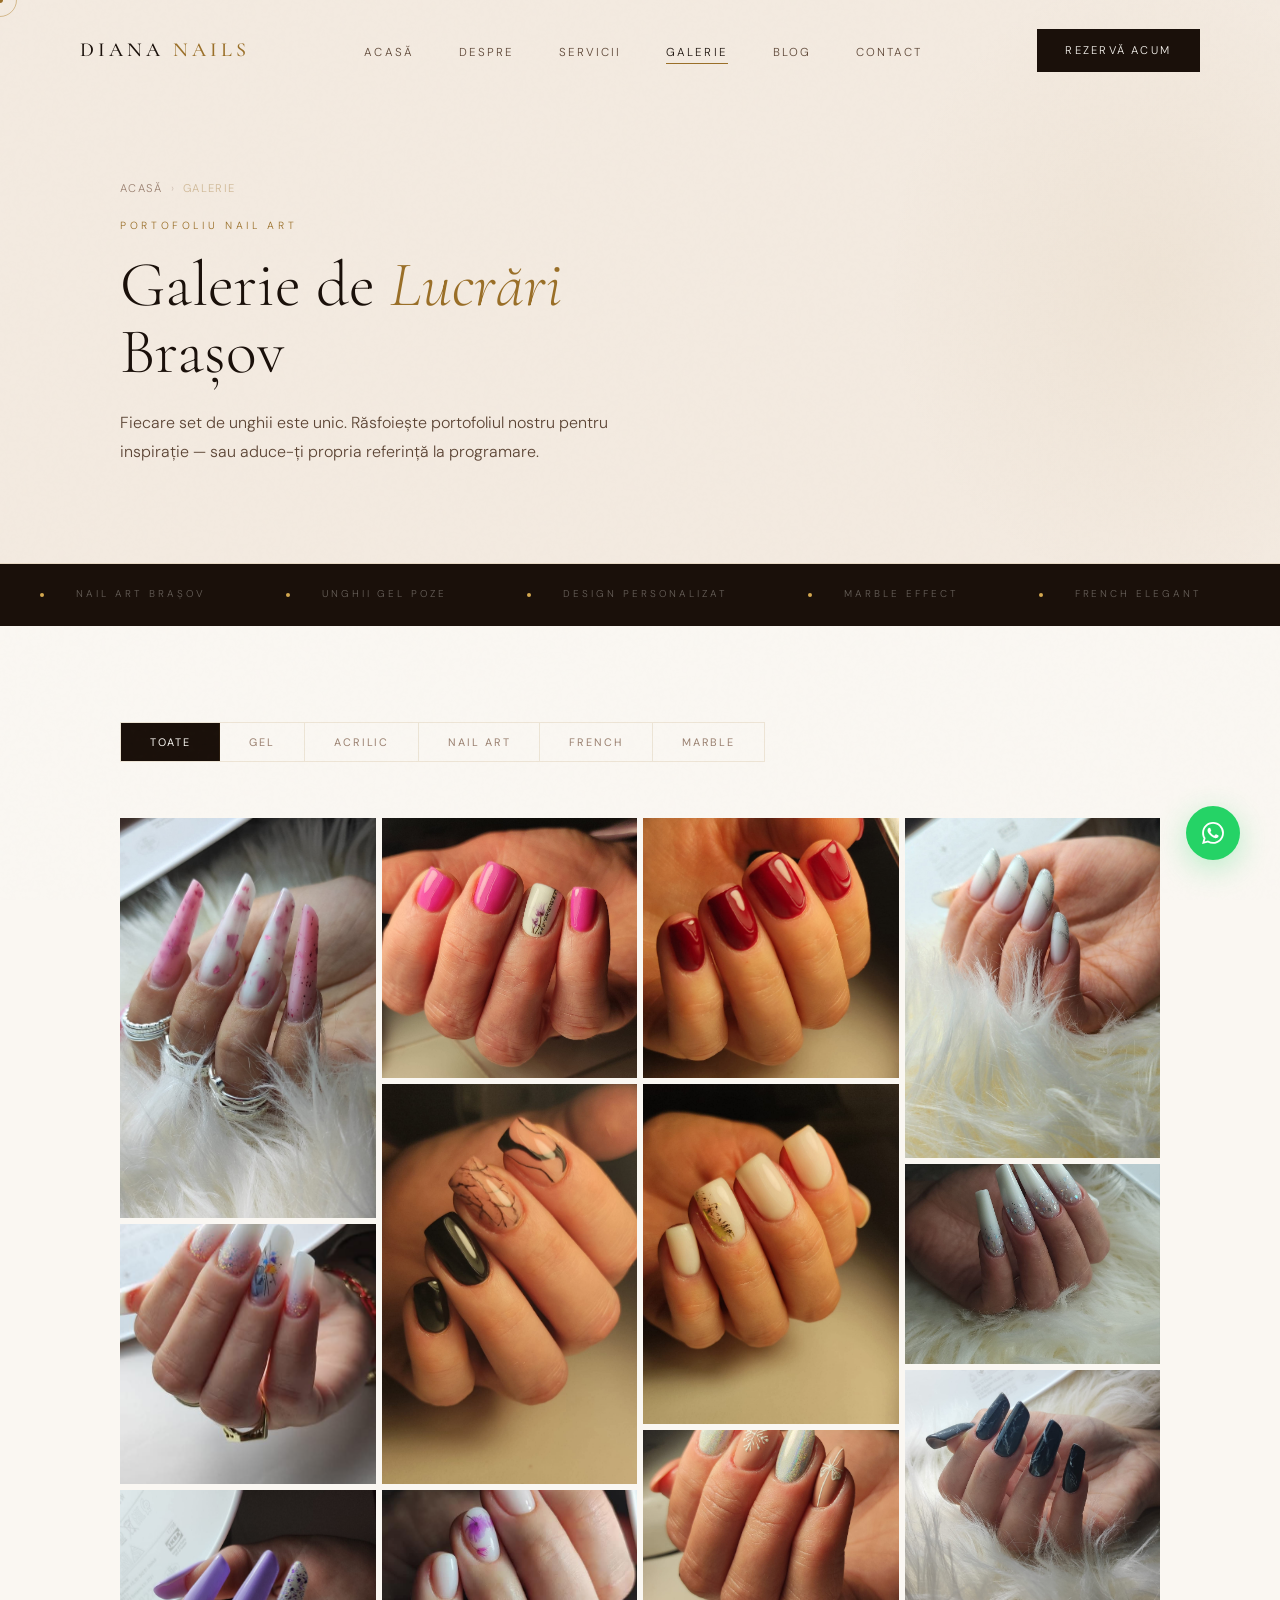
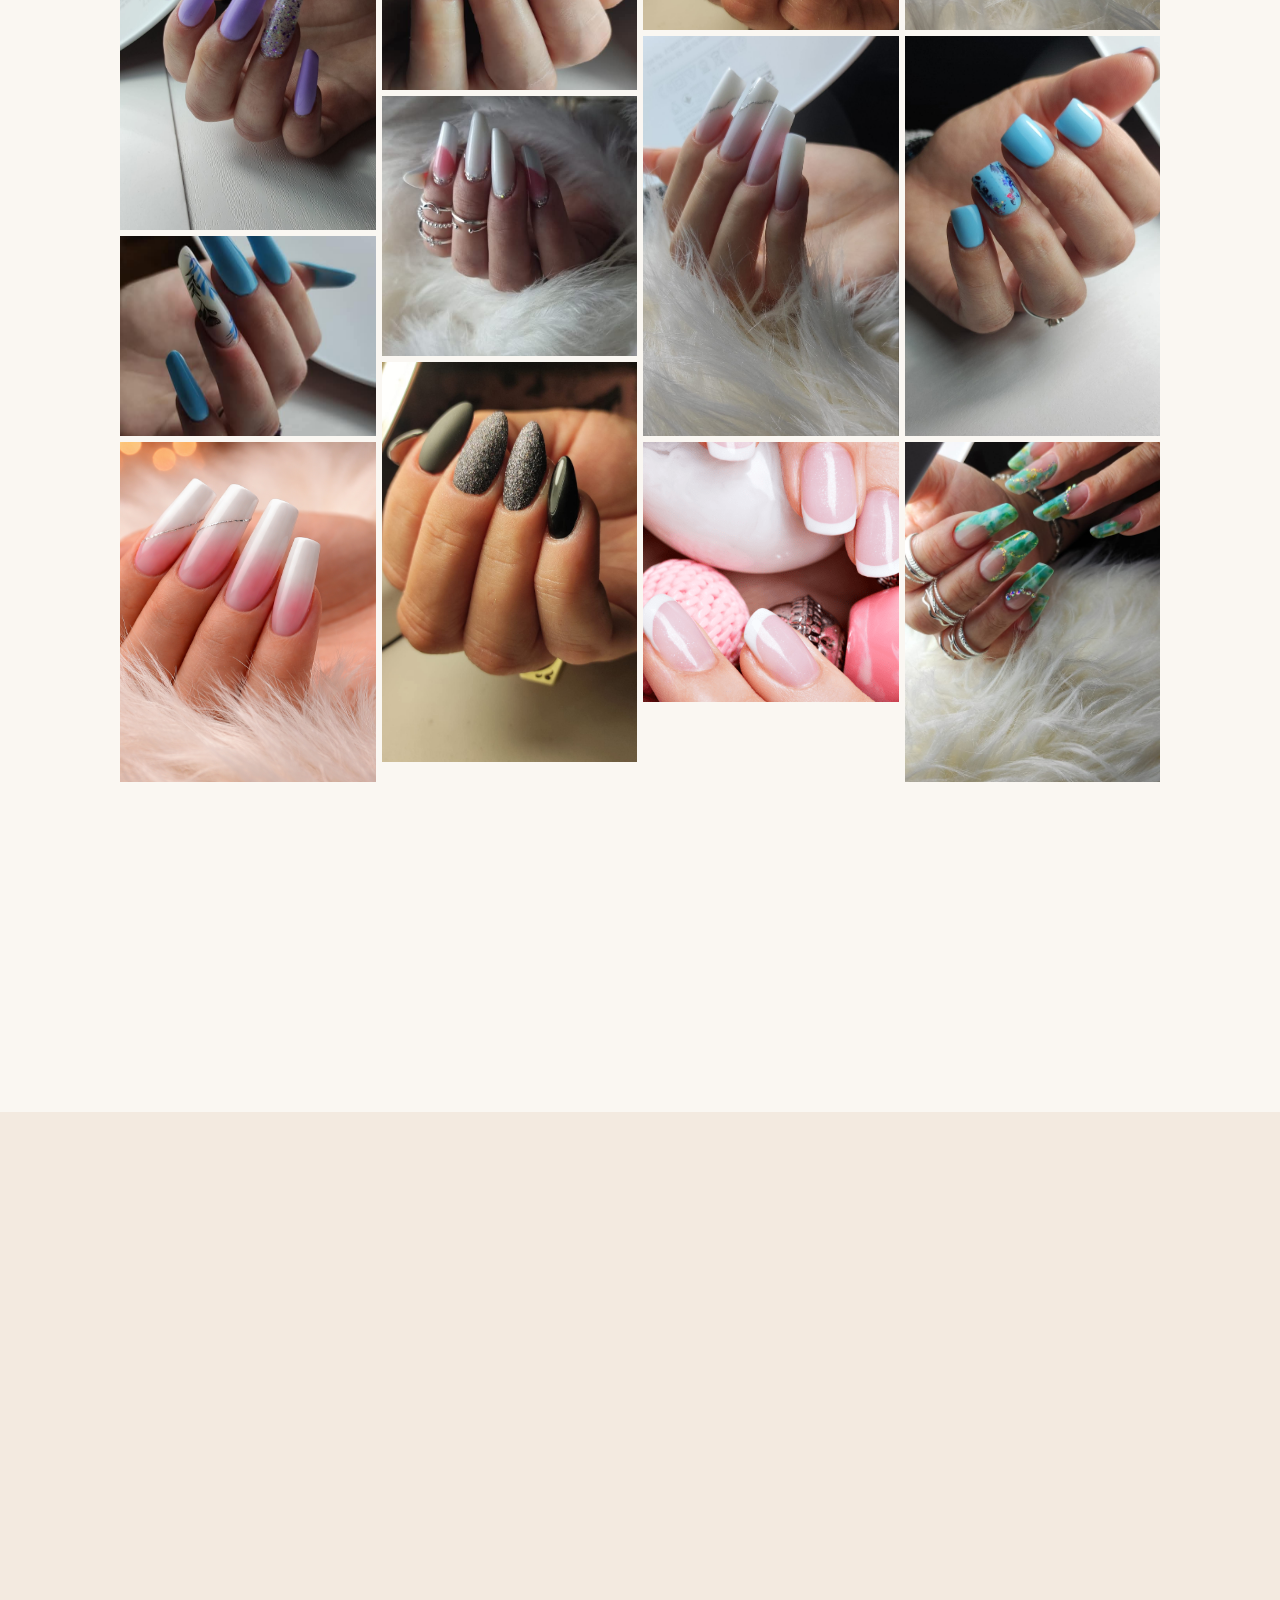
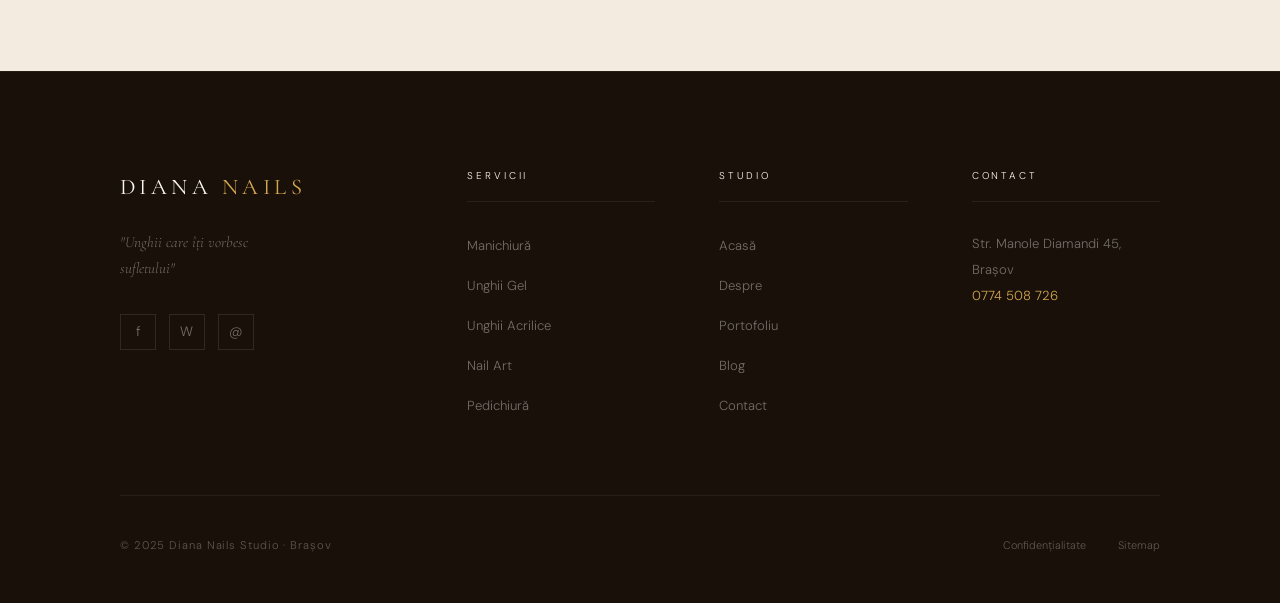
<file: galerie.html>
<!DOCTYPE html>
<html lang="ro">
<head>
  <meta charset="UTF-8">
  <meta name="viewport" content="width=device-width, initial-scale=1.0">
  <title>Galerie Nail Art Brașov — Portofoliu Unghii Gel | Diana Nails Studio</title>
  <meta name="description" content="Galeria Diana Nails Studio Brașov — portofoliu nail art, unghii gel, acrilic, marble, 3D, french. Inspirație pentru designul tău de unghii. Rezervă acum!">
  <meta name="keywords" content="galerie nail art brasov, portofoliu unghii gel brasov, nail art designs brasov, unghii gel poze brasov, inspiratie unghii brasov">
  <meta name="robots" content="index, follow">
  <link rel="canonical" href="https://diananails.ro/galerie.html">
  <meta property="og:title" content="Galerie Nail Art Brașov | Diana Nails Studio">
  <meta property="og:description" content="Portofoliu complet de nail art, unghii gel și acrilic. Inspirație pentru designul tău perfect.">
  <meta property="og:url" content="https://diananails.ro/galerie.html">
  <script type="application/ld+json">{"@context":"https://schema.org","@type":"BreadcrumbList","itemListElement":[{"@type":"ListItem","position":1,"name":"Acasă","item":"https://diananails.ro/"},{"@type":"ListItem","position":2,"name":"Galerie","item":"https://diananails.ro/galerie.html"}]}</script>
  <link rel="stylesheet" href="styles.css">
  <style>
    .gallery-section { padding: 6rem 0 10rem; }
    .filter-bar {
      display: flex; gap: 0; margin-bottom: 3.5rem;
      border: 1px solid var(--border); width: fit-content;
    }
    .filter-btn {
      padding: .75rem 1.8rem; font-size: .68rem; letter-spacing: .18em;
      text-transform: uppercase; color: var(--text-dim); background: transparent;
      border: none; cursor: none; transition: all .3s;
      font-family: 'DM Sans', sans-serif; border-right: 1px solid var(--border);
    }
    .filter-btn:last-child { border-right: none; }
    .filter-btn.active { background: var(--dark); color: var(--cream-text); }
    .filter-btn:not(.active):hover { color: var(--dark); background: var(--bg2); }
    .gallery-masonry {
      columns: 4; column-gap: 6px;
    }
    .gallery-item {
      break-inside: avoid; margin-bottom: 6px;
      position: relative; overflow: hidden; cursor: none;
      display: block;
    }
    .gallery-item-inner {
      width: 100%; background: var(--bg3);
      position: relative; overflow: hidden;
      transition: transform .7s var(--ease-out);
    }
    .gallery-item-inner img {
      width: 100%; height: 100%;
      object-fit: cover; object-position: center;
      display: block; position: absolute; inset: 0;
    }
    .gallery-overlay {
      position: absolute; inset: 0;
      background: rgba(26,16,10,.75);
      opacity: 0; transition: opacity .4s;
      display: flex; flex-direction: column;
      align-items: center; justify-content: center; gap: .8rem;
    }
    .gallery-overlay-tag {
      font-size: .6rem; letter-spacing: .25em; text-transform: uppercase;
      color: var(--gold-light); border: 1px solid rgba(201,169,110,.4);
      padding: .3rem .9rem;
    }
    .gallery-overlay-title {
      font-family: 'Cormorant Garamond', serif; font-size: 1.1rem;
      color: var(--cream-text); font-style: italic;
    }
    .gallery-item:hover .gallery-item-inner { transform: scale(1.04); }
    .gallery-item:hover .gallery-overlay { opacity: 1; }
    /* Heights variety */
    .h-sm .gallery-item-inner { height: 200px; }
    .h-md .gallery-item-inner { height: 260px; }
    .h-lg .gallery-item-inner { height: 340px; }
    .h-xl .gallery-item-inner { height: 400px; }
    /* Lightbox */
    #lightbox {
      position: fixed; inset: 0; background: rgba(26,16,10,.95);
      z-index: 500; display: none; align-items: center; justify-content: center;
      backdrop-filter: blur(10px);
    }
    #lightbox.open { display: flex; }
    .lightbox-content {
      max-width: 700px; width: 90%; background: var(--bg2);
      border: 1px solid var(--border); padding: 3rem; position: relative;
      animation: lbIn .4s var(--ease-out);
    }
    @keyframes lbIn { from { opacity:0; transform:scale(.96); } to { opacity:1; transform:scale(1); } }
    .lightbox-close {
      position: absolute; top: 1.5rem; right: 1.5rem;
      background: none; border: none; color: var(--text-dim);
      font-size: 1.2rem; cursor: none; transition: color .3s;
    }
    .lightbox-close:hover { color: var(--gold-light); }
    .lightbox-img { width: 100%; aspect-ratio: 4/3; background: var(--bg3); display: flex; align-items: center; justify-content: center; margin-bottom: 1.5rem; font-family: 'Cormorant Garamond',serif; font-size:.85rem; letter-spacing:.15em; color:var(--text-dim); }
    .lightbox-tag { font-size: .62rem; letter-spacing: .25em; text-transform: uppercase; color: var(--gold); margin-bottom: .5rem; }
    .lightbox-title { font-family: 'Cormorant Garamond', serif; font-size: 1.5rem; color: var(--dark-lm, #1a100a); margin-bottom: .5rem; }
    .lightbox-desc { font-size: .85rem; color: var(--text); }
    @media (max-width: 900px) { .gallery-masonry { columns: 2; } .filter-bar { flex-wrap: wrap; } }
    @media (max-width: 480px) { .gallery-masonry { columns: 1; } }
  </style>
</head>
<body>
<div id="progress-bar"></div><div id="cursor-dot"></div><div id="cursor-ring"></div>
<div id="loader"><div class="loader-logo">Diana Nails</div><div class="loader-line"></div></div>

<nav id="navbar">
  <a href="index.html" class="nav-logo">Diana <span>Nails</span></a>
  <ul class="nav-links">
    <li><a href="index.html">Acasă</a></li>
    <li><a href="despre.html">Despre</a></li>
    <li><a href="servicii.html">Servicii</a></li>
    <li><a href="galerie.html" class="active">Galerie</a></li>
    <li><a href="blog/index.html">Blog</a></li>
    <li><a href="programari.html">Contact</a></li>
  </ul>
  <a href="programari.html" class="nav-cta">Rezervă Acum</a>
</nav>

<section class="page-hero">
  <div class="container">
    <nav aria-label="breadcrumb" class="breadcrumb"><a href="index.html">Acasă</a><span>›</span><span class="current">Galerie</span></nav>
    <p class="page-hero-label">Portofoliu Nail Art</p>
    <h1 class="page-hero-title reveal">Galerie de <em>Lucrări</em><br>Brașov</h1>
    <p class="page-hero-desc reveal delay-1">Fiecare set de unghii este unic. Răsfoiește portofoliul nostru pentru inspirație — sau aduce-ți propria referință la programare.</p>
  </div>
</section>

<div class="marquee-section" aria-hidden="true">
  <div class="marquee-track">
    <div class="marquee-item"><span class="dot"></span>Nail Art Brașov</div><div class="marquee-item"><span class="dot"></span>Unghii Gel Poze</div><div class="marquee-item"><span class="dot"></span>Design Personalizat</div><div class="marquee-item"><span class="dot"></span>Marble Effect</div><div class="marquee-item"><span class="dot"></span>French Elegant</div><div class="marquee-item"><span class="dot"></span>3D Crystals</div><div class="marquee-item"><span class="dot"></span>Ombre Gradient</div><div class="marquee-item"><span class="dot"></span>Nail Art Brașov</div><div class="marquee-item"><span class="dot"></span>Unghii Gel Poze</div><div class="marquee-item"><span class="dot"></span>Design Personalizat</div><div class="marquee-item"><span class="dot"></span>Marble Effect</div><div class="marquee-item"><span class="dot"></span>French Elegant</div><div class="marquee-item"><span class="dot"></span>3D Crystals</div><div class="marquee-item"><span class="dot"></span>Ombre Gradient</div>
  </div>
</div>

<section class="gallery-section">
  <div class="container">
    <div class="filter-bar reveal">
      <button class="filter-btn active" data-filter="all">Toate</button>
      <button class="filter-btn" data-filter="gel">Gel</button>
      <button class="filter-btn" data-filter="acrilic">Acrilic</button>
      <button class="filter-btn" data-filter="nailart">Nail Art</button>
      <button class="filter-btn" data-filter="french">French</button>
      <button class="filter-btn" data-filter="marble">Marble</button>
    </div>

    <div class="gallery-masonry reveal" id="galleryGrid">
      <div class="gallery-item h-xl" data-cat="gel" data-title="Set Gel Classic" data-tag="Unghii Gel" data-img="images/gallery/g1.jpeg" data-desc="Set complet gel, culoare nude cu luciu perfect. Durată 5 săptămâni.">
        <div class="gallery-item-inner"><img src="images/gallery/g1.jpeg" alt="Set Gel Diana Nails" loading="lazy"><div class="gallery-overlay"><span class="gallery-overlay-tag">Unghii Gel</span><span class="gallery-overlay-title">Set Gel Classic</span></div></div>
      </div>
      <div class="gallery-item h-md" data-cat="nailart" data-title="Nail Art Design" data-tag="Nail Art" data-img="images/gallery/g2.jpeg" data-desc="Design nail art personalizat — lucrare realizată la Diana Nails Studio Brașov.">
        <div class="gallery-item-inner"><img src="images/gallery/g2.jpeg" alt="Nail Art Diana Nails" loading="lazy"><div class="gallery-overlay"><span class="gallery-overlay-tag">Nail Art</span><span class="gallery-overlay-title">Design Personalizat</span></div></div>
      </div>
      <div class="gallery-item h-lg" data-cat="gel" data-title="Unghii Gel" data-tag="Unghii Gel" data-img="images/gallery/g3.jpeg" data-desc="Unghii gel impecabile, durată garantată 4+ săptămâni.">
        <div class="gallery-item-inner"><img src="images/gallery/g3.jpeg" alt="Unghii Gel Brașov" loading="lazy"><div class="gallery-overlay"><span class="gallery-overlay-tag">Unghii Gel</span><span class="gallery-overlay-title">Gel Impecabil</span></div></div>
      </div>
      <div class="gallery-item h-sm" data-cat="nailart" data-title="Nail Art" data-tag="Nail Art" data-img="images/gallery/g4.jpeg" data-desc="Nail art realizat cu atenție la detalii la Diana Nails Studio.">
        <div class="gallery-item-inner"><img src="images/gallery/g4.jpeg" alt="Nail Art Brașov" loading="lazy"><div class="gallery-overlay"><span class="gallery-overlay-tag">Nail Art</span><span class="gallery-overlay-title">Design Unic</span></div></div>
      </div>
      <div class="gallery-item h-lg" data-cat="acrilic" data-title="Unghii Acrilice" data-tag="Acrilic" data-img="images/gallery/g28.png" data-desc="Set acrilic realizat profesional. Rezistență maximă, aspect impecabil.">
        <div class="gallery-item-inner"><img src="images/gallery/g28.png" alt="Unghii Acrilice Diana Nails" loading="lazy"><div class="gallery-overlay"><span class="gallery-overlay-tag">Unghii Acrilice</span><span class="gallery-overlay-title">Set Acrilic</span></div></div>
      </div>
      <div class="gallery-item h-md" data-cat="gel" data-title="Gel Design" data-tag="Unghii Gel" data-img="images/gallery/g5.jpeg" data-desc="Design gel personalizat — culori și forme alese pentru tine.">
        <div class="gallery-item-inner"><img src="images/gallery/g5.jpeg" alt="Gel Design Diana Nails" loading="lazy"><div class="gallery-overlay"><span class="gallery-overlay-tag">Unghii Gel</span><span class="gallery-overlay-title">Gel Design</span></div></div>
      </div>
      <div class="gallery-item h-xl" data-cat="nailart" data-title="Nail Art Complex" data-tag="Nail Art" data-img="images/gallery/g6.jpeg" data-desc="Nail art complex executat cu precizie și creativitate.">
        <div class="gallery-item-inner"><img src="images/gallery/g6.jpeg" alt="Nail Art Complex Brașov" loading="lazy"><div class="gallery-overlay"><span class="gallery-overlay-tag">Nail Art</span><span class="gallery-overlay-title">Design Complex</span></div></div>
      </div>
      <div class="gallery-item h-sm" data-cat="gel" data-title="Set Gel" data-tag="Unghii Gel" data-img="images/gallery/g7.jpeg" data-desc="Set gel cu finisaj impecabil la Diana Nails Studio Brașov.">
        <div class="gallery-item-inner"><img src="images/gallery/g7.jpeg" alt="Set Gel Brașov" loading="lazy"><div class="gallery-overlay"><span class="gallery-overlay-tag">Unghii Gel</span><span class="gallery-overlay-title">Set Gel</span></div></div>
      </div>
      <div class="gallery-item h-md" data-cat="nailart" data-title="Design Nail Art" data-tag="Nail Art" data-img="images/gallery/g8.jpeg" data-desc="Nail art unic realizat manual cu materiale premium.">
        <div class="gallery-item-inner"><img src="images/gallery/g8.jpeg" alt="Design Nail Art" loading="lazy"><div class="gallery-overlay"><span class="gallery-overlay-tag">Nail Art</span><span class="gallery-overlay-title">Design Manual</span></div></div>
      </div>
      <div class="gallery-item h-xl" data-cat="gel" data-title="Gel Elegant" data-tag="Unghii Gel" data-img="images/gallery/g9.jpeg" data-desc="Unghii gel elegante, executate cu precizie la Diana Nails Studio.">
        <div class="gallery-item-inner"><img src="images/gallery/g9.jpeg" alt="Gel Elegant Diana Nails" loading="lazy"><div class="gallery-overlay"><span class="gallery-overlay-tag">Unghii Gel</span><span class="gallery-overlay-title">Gel Elegant</span></div></div>
      </div>
      <div class="gallery-item h-md" data-cat="nailart" data-title="Nail Art" data-tag="Nail Art" data-img="images/gallery/g10.jpeg" data-desc="Design personalizat realizat cu atenție la fiecare detaliu.">
        <div class="gallery-item-inner"><img src="images/gallery/g10.jpeg" alt="Nail Art Diana Nails Brașov" loading="lazy"><div class="gallery-overlay"><span class="gallery-overlay-tag">Nail Art</span><span class="gallery-overlay-title">Personalizat</span></div></div>
      </div>
      <div class="gallery-item h-lg" data-cat="gel" data-title="Set Gel" data-tag="Unghii Gel" data-img="images/gallery/g11.jpeg" data-desc="Set gel complet, rezultat perfect garantat 4 săptămâni.">
        <div class="gallery-item-inner"><img src="images/gallery/g11.jpeg" alt="Set Gel Complet" loading="lazy"><div class="gallery-overlay"><span class="gallery-overlay-tag">Unghii Gel</span><span class="gallery-overlay-title">Set Complet</span></div></div>
      </div>
      <div class="gallery-item h-sm" data-cat="nailart" data-title="Nail Art" data-tag="Nail Art" data-img="images/gallery/g12.jpeg" data-desc="Nail art de calitate superioară la Diana Nails Brașov.">
        <div class="gallery-item-inner"><img src="images/gallery/g12.jpeg" alt="Nail Art Brașov" loading="lazy"><div class="gallery-overlay"><span class="gallery-overlay-tag">Nail Art</span><span class="gallery-overlay-title">Calitate Premium</span></div></div>
      </div>
      <div class="gallery-item h-xl" data-cat="acrilic" data-title="Unghii Acrilice" data-tag="Acrilic" data-img="images/gallery/g13.jpeg" data-desc="Unghii acrilice cu rezistență maximă și finisaj impecabil.">
        <div class="gallery-item-inner"><img src="images/gallery/g13.jpeg" alt="Unghii Acrilice Brașov" loading="lazy"><div class="gallery-overlay"><span class="gallery-overlay-tag">Acrilic</span><span class="gallery-overlay-title">Rezistență Maximă</span></div></div>
      </div>
      <div class="gallery-item h-md" data-cat="french" data-title="French Modern" data-tag="French" data-img="images/gallery/g27.png" data-desc="French manicure modern — elegant și atemporal.">
        <div class="gallery-item-inner"><img src="images/gallery/g27.png" alt="French Manicure Brașov" loading="lazy"><div class="gallery-overlay"><span class="gallery-overlay-tag">French</span><span class="gallery-overlay-title">French Modern</span></div></div>
      </div>
      <div class="gallery-item h-lg" data-cat="gel" data-title="Unghii Gel" data-tag="Unghii Gel" data-img="images/gallery/g14.jpeg" data-desc="Unghii gel naturale și rezistente, realizate cu materiale certificate.">
        <div class="gallery-item-inner"><img src="images/gallery/g14.jpeg" alt="Unghii Gel" loading="lazy"><div class="gallery-overlay"><span class="gallery-overlay-tag">Unghii Gel</span><span class="gallery-overlay-title">Natural & Rezistent</span></div></div>
      </div>
      <div class="gallery-item h-sm" data-cat="nailart" data-title="Nail Art" data-tag="Nail Art" data-img="images/gallery/g15.jpeg" data-desc="Lucrare nail art executată cu pasiune la Diana Nails Studio.">
        <div class="gallery-item-inner"><img src="images/gallery/g15.jpeg" alt="Nail Art Studio" loading="lazy"><div class="gallery-overlay"><span class="gallery-overlay-tag">Nail Art</span><span class="gallery-overlay-title">Cu Pasiune</span></div></div>
      </div>
      <div class="gallery-item h-md" data-cat="gel" data-title="Set Gel Design" data-tag="Unghii Gel" data-img="images/gallery/g16.jpeg" data-desc="Set gel cu design personalizat — ales împreună cu Diana la consultație.">
        <div class="gallery-item-inner"><img src="images/gallery/g16.jpeg" alt="Set Gel Design" loading="lazy"><div class="gallery-overlay"><span class="gallery-overlay-tag">Unghii Gel</span><span class="gallery-overlay-title">Design Ales</span></div></div>
      </div>
      <div class="gallery-item h-xl" data-cat="nailart" data-title="Nail Art Premium" data-tag="Nail Art" data-img="images/gallery/g17.jpeg" data-desc="Nail art premium — lucrare de referință Diana Nails Brașov.">
        <div class="gallery-item-inner"><img src="images/gallery/g17.jpeg" alt="Nail Art Premium" loading="lazy"><div class="gallery-overlay"><span class="gallery-overlay-tag">Nail Art</span><span class="gallery-overlay-title">Premium</span></div></div>
      </div>
      <div class="gallery-item h-lg" data-cat="gel" data-title="Gel & Nail Art" data-tag="Unghii Gel" data-img="images/gallery/g18.jpeg" data-desc="Combinație perfectă de gel și nail art pentru un look unic.">
        <div class="gallery-item-inner"><img src="images/gallery/g18.jpeg" alt="Gel si Nail Art" loading="lazy"><div class="gallery-overlay"><span class="gallery-overlay-tag">Gel & Art</span><span class="gallery-overlay-title">Look Unic</span></div></div>
      </div>
    </div>

    <div style="text-align:center;margin-top:4rem" class="reveal">
      <p style="font-size:.85rem;color:var(--text-dim);margin-bottom:2rem">Vezi mai multe lucrări pe pagina noastră de Facebook</p>
      <a href="https://www.facebook.com/NailsbyDyanaSlavu" target="_blank" rel="noopener" class="btn-primary"><span>Vezi Portofoliu Facebook</span></a>
    </div>
  </div>
</section>

<section style="padding:7rem 0;background:var(--bg2)">
  <div class="container" style="text-align:center">
    <div class="section-tag reveal" style="justify-content:center">Programare</div>
    <h2 class="section-title reveal delay-1">Alege designul<br>tău <em>preferat</em></h2>
    <p class="reveal delay-2" style="color:var(--text);margin:1.5rem auto 3rem;max-width:500px;font-size:.95rem;line-height:1.8">Salvează poza cu designul care îți place și adu-o la programare. Reproducem orice referință!</p>
    <div class="reveal delay-3" style="display:flex;gap:1.5rem;justify-content:center;flex-wrap:wrap">
      <a href="programari.html" class="btn-gold"><span>Rezervă Programarea</span></a>
      <a href="servicii.html" class="btn-outline"><span>Vezi Prețurile</span></a>
    </div>
  </div>
</section>

<!-- LIGHTBOX -->
<div id="lightbox" role="dialog" aria-modal="true">
  <div class="lightbox-content">
    <button class="lightbox-close" id="lbClose">✕</button>
    <div class="lightbox-img" id="lbImg">Fotografie indisponibilă</div>
    <div class="lightbox-tag" id="lbTag"></div>
    <div class="lightbox-title" id="lbTitle"></div>
    <div class="lightbox-desc" id="lbDesc"></div>
  </div>
</div>

<footer class="site-footer">
  <div class="container">
    <div class="footer-top">
      <div><a href="index.html" class="footer-logo">Diana <span>Nails</span></a><p class="footer-tagline">"Unghii care îți vorbesc<br>sufletului"</p><div class="footer-social"><a href="https://www.facebook.com/NailsbyDyanaSlavu" target="_blank" rel="noopener" class="footer-social-link">f</a><a href="https://wa.me/40774508726" target="_blank" rel="noopener" class="footer-social-link">W</a><a href="mailto:contact@diananails.ro" class="footer-social-link">@</a></div></div>
      <div><div class="footer-col-title">Servicii</div><ul class="footer-links"><li><a href="servicii.html#manicure">Manichiură</a></li><li><a href="servicii.html#gel">Unghii Gel</a></li><li><a href="servicii.html#acrilic">Unghii Acrilice</a></li><li><a href="servicii.html#nailart">Nail Art</a></li><li><a href="servicii.html#pedicure">Pedichiură</a></li></ul></div>
      <div><div class="footer-col-title">Studio</div><ul class="footer-links"><li><a href="index.html">Acasă</a></li><li><a href="despre.html">Despre</a></li><li><a href="galerie.html">Portofoliu</a></li><li><a href="blog/index.html">Blog</a></li><li><a href="programari.html">Contact</a></li></ul></div>
      <div><div class="footer-col-title">Contact</div><div style="font-size:.82rem;color:rgba(250,247,242,.4);line-height:2"><div>Str. Manole Diamandi 45, Brașov</div><a href="tel:+40774508726" style="color:var(--gold-light);text-decoration:none;display:block">0774 508 726</a></div></div>
    </div>
    <div class="footer-bottom"><p class="footer-copy">© 2025 Diana Nails Studio · Brașov</p><div class="footer-bottom-links"><a href="#">Confidențialitate</a><a href="sitemap.xml">Sitemap</a></div></div>
  </div>
</footer>
<a href="https://wa.me/40774508726" target="_blank" rel="noopener" class="whatsapp-float"><svg width="22" height="22" viewBox="0 0 24 24" fill="currentColor"><path d="M17.472 14.382c-.297-.149-1.758-.867-2.03-.967-.273-.099-.471-.148-.67.15-.197.297-.767.966-.94 1.164-.173.199-.347.223-.644.075-.297-.15-1.255-.463-2.39-1.475-.883-.788-1.48-1.761-1.653-2.059-.173-.297-.018-.458.13-.606.134-.133.298-.347.446-.52.149-.174.198-.298.298-.497.099-.198.05-.371-.025-.52-.075-.149-.669-1.612-.916-2.207-.242-.579-.487-.5-.669-.51-.173-.008-.371-.01-.57-.01-.198 0-.52.074-.792.372-.272.297-1.04 1.016-1.04 2.479 0 1.462 1.065 2.875 1.213 3.074.149.198 2.096 3.2 5.077 4.487.709.306 1.262.489 1.694.625.712.227 1.36.195 1.871.118.571-.085 1.758-.719 2.006-1.413.248-.694.248-1.289.173-1.413-.074-.124-.272-.198-.57-.347m-5.421 7.403h-.004a9.87 9.87 0 01-5.031-1.378l-.361-.214-3.741.982.998-3.648-.235-.374a9.86 9.86 0 01-1.51-5.26c.001-5.45 4.436-9.884 9.888-9.884 2.64 0 5.122 1.03 6.988 2.898a9.825 9.825 0 012.893 6.994c-.003 5.45-4.437 9.884-9.885 9.884m8.413-18.297A11.815 11.815 0 0012.05 0C5.495 0 .16 5.335.157 11.892c0 2.096.547 4.142 1.588 5.945L.057 24l6.305-1.654a11.882 11.882 0 005.683 1.448h.005c6.554 0 11.89-5.335 11.893-11.893a11.821 11.821 0 00-3.48-8.413z"/></svg></a>
<script src="app.js"></script>
<script>
  // Filter
  document.querySelectorAll('.filter-btn').forEach(btn => {
    btn.addEventListener('click', () => {
      document.querySelectorAll('.filter-btn').forEach(b => b.classList.remove('active'));
      btn.classList.add('active');
      const f = btn.dataset.filter;
      document.querySelectorAll('.gallery-item').forEach(item => {
        const show = f === 'all' || item.dataset.cat === f;
        item.style.opacity = show ? '1' : '0.2';
        item.style.pointerEvents = show ? 'auto' : 'none';
      });
    });
  });
  // Lightbox
  const lb = document.getElementById('lightbox');
  document.querySelectorAll('.gallery-item').forEach(item => {
    item.addEventListener('click', () => {
      document.getElementById('lbTag').textContent = item.dataset.tag || '';
      document.getElementById('lbTitle').textContent = item.dataset.title || '';
      document.getElementById('lbDesc').textContent = item.dataset.desc || '';
      lb.classList.add('open');
    });
  });
  document.getElementById('lbClose').addEventListener('click', () => lb.classList.remove('open'));
  lb.addEventListener('click', e => { if (e.target === lb) lb.classList.remove('open'); });
  document.addEventListener('keydown', e => { if (e.key === 'Escape') lb.classList.remove('open'); });
</script>
</body>
</html>
</file>
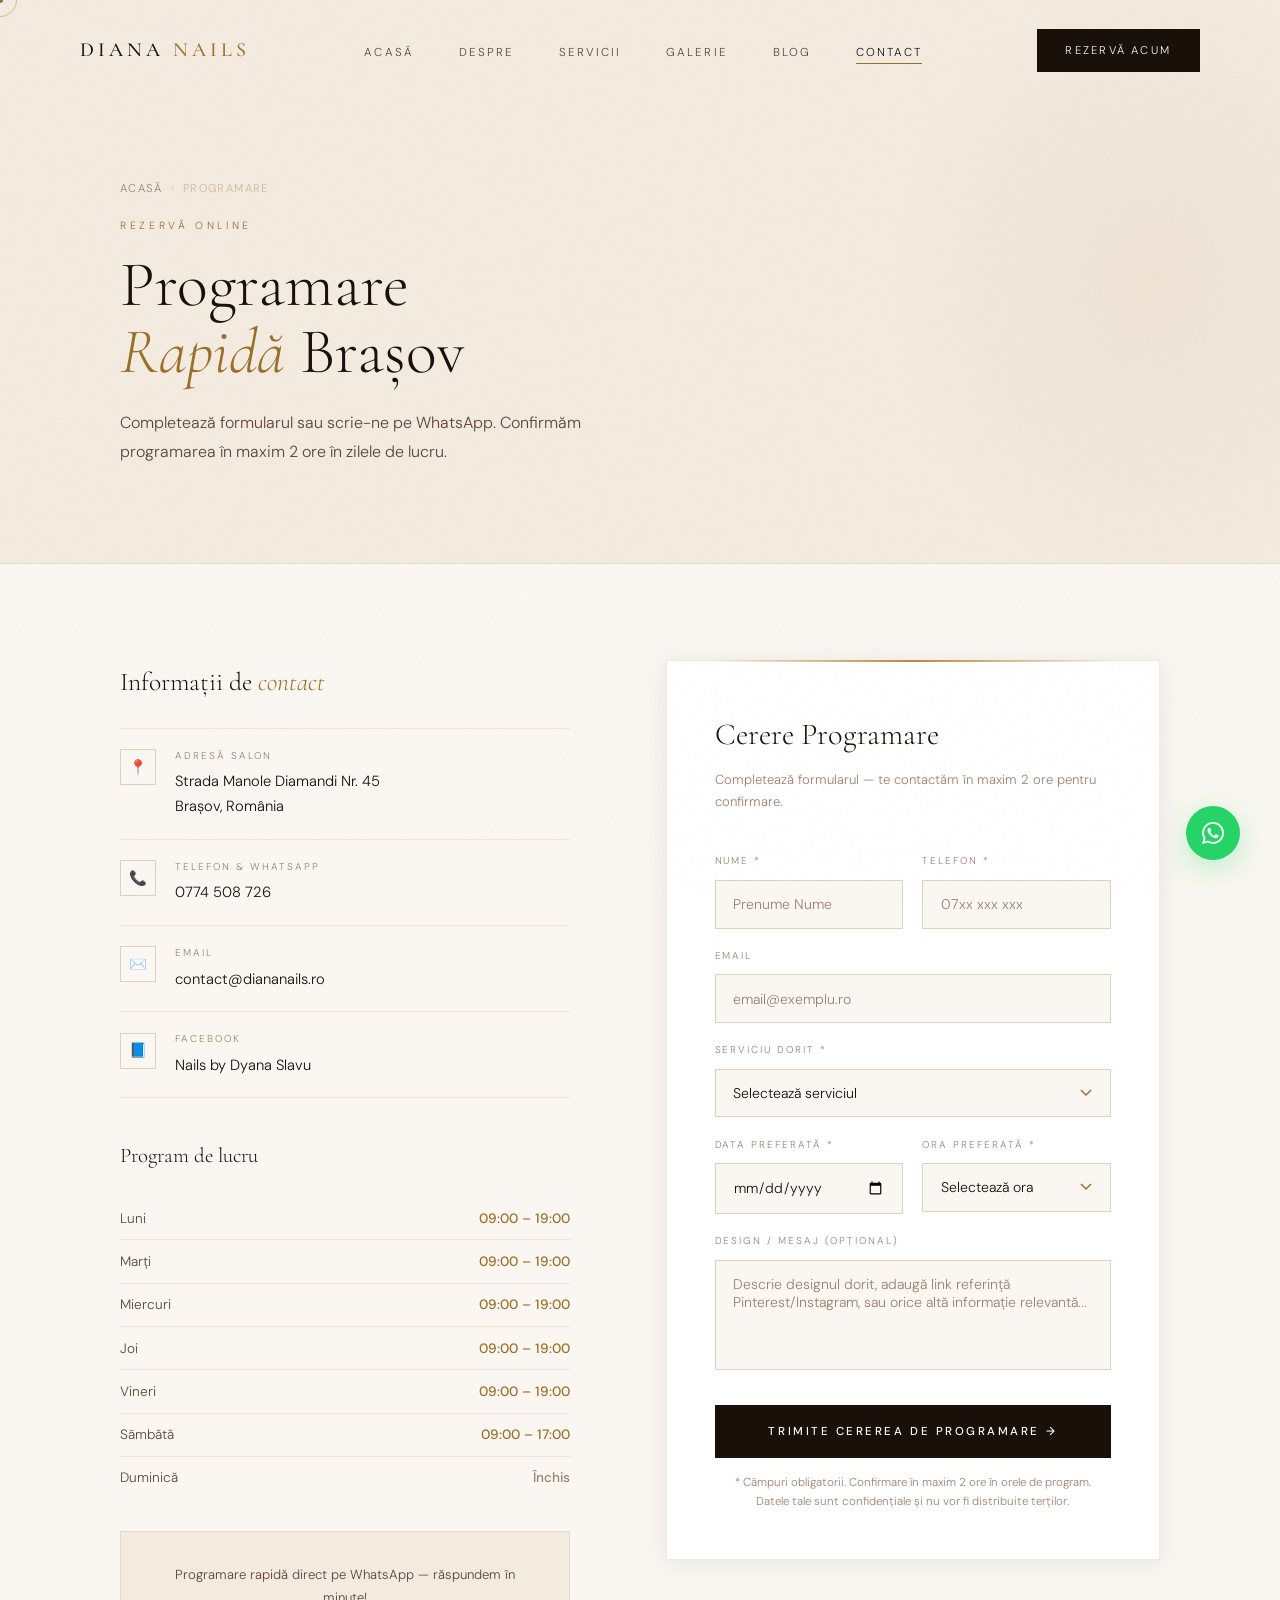
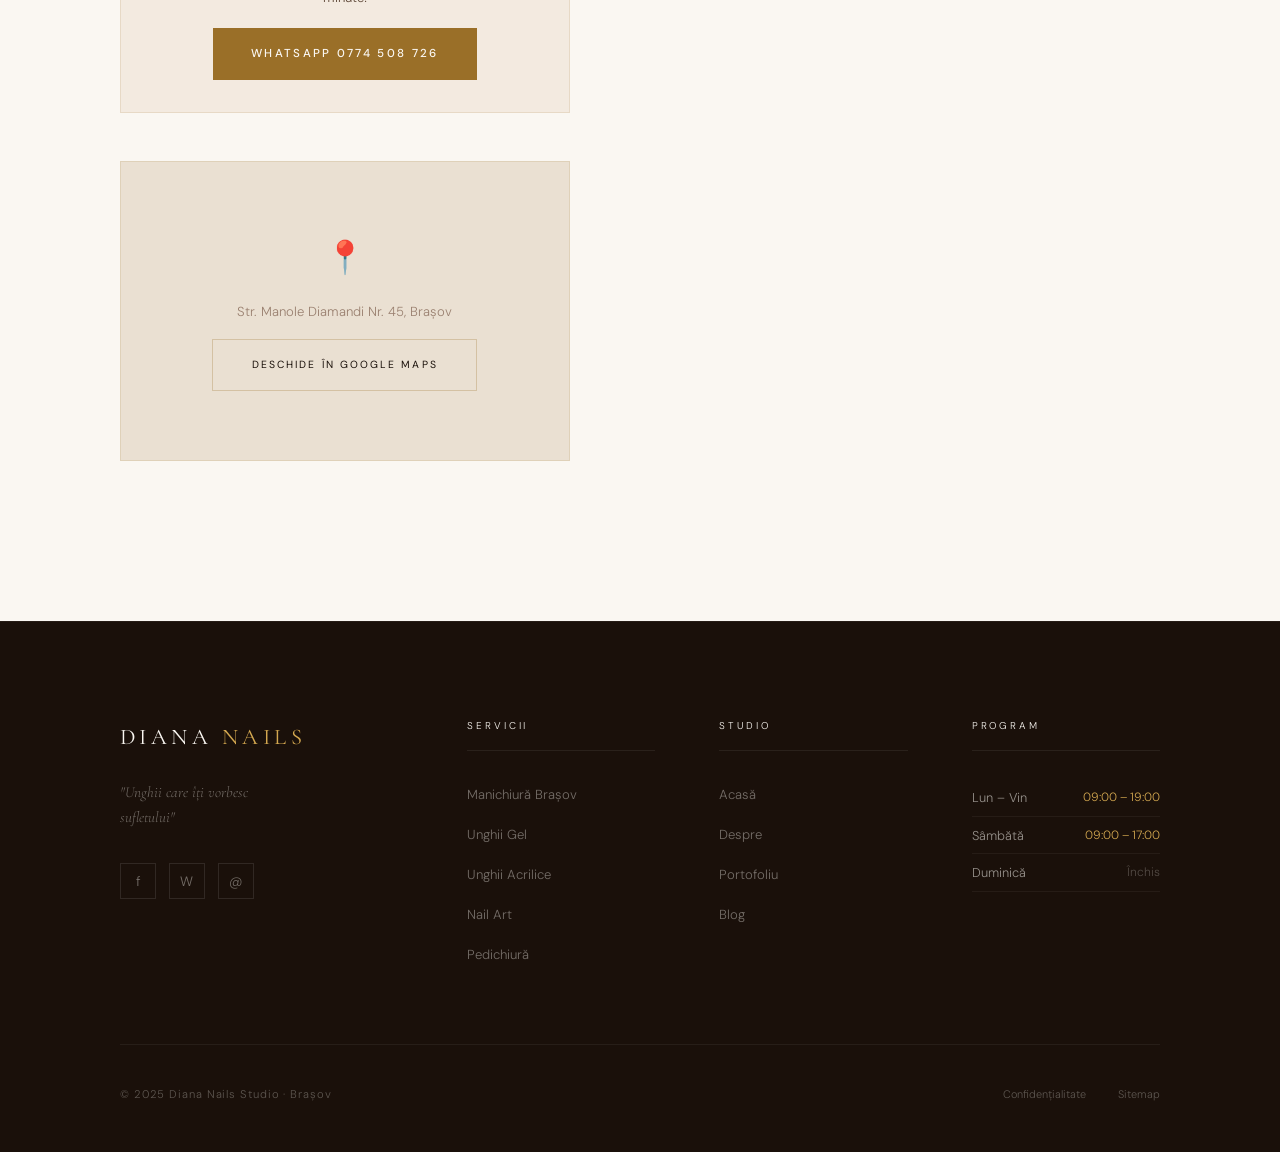
<file: programari.html>
<!DOCTYPE html>
<html lang="ro">
<head>
  <meta charset="UTF-8">
  <meta name="viewport" content="width=device-width, initial-scale=1.0">
  <title>Programare Manichiură Brașov — Rezervă Online | Diana Nails Studio</title>
  <meta name="description" content="Rezervă online programarea la Diana Nails Studio Brașov. Manichiură, pedichiură, unghii gel. Program: Luni-Vineri 09-19, Sâmbătă 09-17. Tel: 0774 508 726.">
  <meta name="keywords" content="programare manichiura brasov, rezervare online salon unghii brasov, contact diana nails brasov, programari unghii gel brasov">
  <meta name="robots" content="index, follow">
  <link rel="canonical" href="https://diananails.ro/programari.html">
  <meta property="og:title" content="Programare Manichiură Brașov | Diana Nails Studio">
  <meta property="og:description" content="Rezervă programarea online la Diana Nails Studio Brașov. Răspuns în 2 ore!">
  <meta property="og:url" content="https://diananails.ro/programari.html">
  <script type="application/ld+json">{"@context":"https://schema.org","@type":"BreadcrumbList","itemListElement":[{"@type":"ListItem","position":1,"name":"Acasă","item":"https://diananails.ro/"},{"@type":"ListItem","position":2,"name":"Programare","item":"https://diananails.ro/programari.html"}]}</script>
  <link rel="stylesheet" href="styles.css">
  <style>
    .contact-section { padding: 6rem 0 10rem; }
    .contact-grid { display: grid; grid-template-columns: 1fr 1.1fr; gap: 6rem; align-items: start; }
    .contact-info-block { margin-bottom: 2.5rem; }
    .contact-info-title { font-family:'Cormorant Garamond',serif; font-size:1.6rem; font-weight:300; color:var(--dark); margin-bottom:1.5rem; }
    .contact-items { list-style:none; }
    .contact-item {
      display:flex; align-items:flex-start; gap:1.2rem;
      padding:1.2rem 0; border-bottom:1px solid var(--border);
    }
    .contact-item:first-child { border-top:1px solid var(--border); }
    .contact-icon { width:36px; height:36px; flex-shrink:0; border:1px solid var(--border-mid); display:flex; align-items:center; justify-content:center; color:var(--gold); font-size:.9rem; margin-top:.1rem; }
    .contact-label { font-size:.62rem; letter-spacing:.2em; text-transform:uppercase; color:var(--text-dim); margin-bottom:.3rem; }
    .contact-value { font-size:.92rem; color:var(--dark); }
    .contact-value a { color:var(--dark); text-decoration:none; transition:color .3s; }
    .contact-value a:hover { color:var(--gold); }
    .hours-table { width:100%; border-collapse:collapse; margin-top:1.5rem; }
    .hours-table td { padding:.6rem 0; border-bottom:1px solid var(--border); font-size:.85rem; }
    .hours-table td:first-child { color:var(--text); }
    .hours-table td:last-child { color:var(--gold); text-align:right; font-weight:500; }
    .hours-table tr:last-child td { border-bottom:none; }
    .booking-form-wrap { background:#fff; border:1px solid var(--border); padding:3rem; position:relative; box-shadow:var(--shadow); }
    .booking-form-wrap::before { content:''; position:absolute; top:-1px; left:2.5rem; right:2.5rem; height:2px; background:linear-gradient(90deg,transparent,var(--gold-mid),transparent); }
    .form-title { font-family:'Cormorant Garamond',serif; font-size:1.9rem; font-weight:300; color:var(--dark); margin-bottom:.5rem; }
    .form-subtitle { font-size:.82rem; color:var(--text-dim); margin-bottom:2.5rem; }
    .form-row { display:grid; grid-template-columns:1fr 1fr; gap:1.2rem; }
    .form-group { margin-bottom:1.2rem; }
    .form-label { display:block; font-size:.62rem; letter-spacing:.2em; text-transform:uppercase; color:var(--text-dim); margin-bottom:.6rem; }
    .form-input,.form-select,.form-textarea {
      width:100%; background:var(--bg); border:1px solid var(--border-mid);
      padding:.9rem 1.1rem; color:var(--dark); font-family:'DM Sans',sans-serif;
      font-size:.88rem; font-weight:300; outline:none;
      transition:border-color .3s, box-shadow .3s; -webkit-appearance:none;
    }
    .form-input::placeholder,.form-textarea::placeholder { color:var(--text-dim); }
    .form-input:focus,.form-select:focus,.form-textarea:focus { border-color:var(--gold); box-shadow:0 0 0 3px rgba(154,111,40,.06); }
    .form-select { cursor:none; background-image:url("data:image/svg+xml,%3Csvg xmlns='http://www.w3.org/2000/svg' width='12' height='8'%3E%3Cpath d='M1 1l5 5 5-5' stroke='%239a6f28' stroke-width='1.5' fill='none'/%3E%3C/svg%3E"); background-repeat:no-repeat; background-position:right 1.1rem center; padding-right:3rem; background-color:var(--bg); }
    .form-select option { background:var(--bg); color:var(--dark); }
    .form-textarea { resize:none; height:110px; }
    .form-submit { width:100%; background:var(--dark); border:none; padding:1.2rem; color:var(--cream-text); font-family:'DM Sans',sans-serif; font-size:.72rem; font-weight:500; letter-spacing:.22em; text-transform:uppercase; cursor:none; position:relative; overflow:hidden; transition:background .3s,transform .3s var(--ease-out),box-shadow .3s; margin-top:.5rem; }
    .form-submit::before { content:''; position:absolute; inset:0; background:var(--gold); transform:translateX(-101%); transition:transform .5s var(--ease); }
    .form-submit:hover::before { transform:translateX(0); }
    .form-submit:hover { transform:translateY(-2px); box-shadow:0 12px 35px rgba(26,16,10,.2); }
    .form-submit span { position:relative; z-index:1; }
    .form-note { font-size:.72rem; color:var(--text-dim); text-align:center; margin-top:1rem; line-height:1.6; }
    .map-placeholder { height:300px; background:var(--bg3); border:1px solid var(--border); display:flex; align-items:center; justify-content:center; margin-top:3rem; flex-direction:column; gap:1rem; }
    .map-placeholder p { font-size:.82rem; color:var(--text-dim); }
    .whatsapp-cta { background:var(--bg2); border:1px solid var(--border); padding:2rem; text-align:center; margin-top:2rem; }
    .whatsapp-cta p { font-size:.82rem; color:var(--text); margin-bottom:1.2rem; }
    @media(max-width:900px){ .contact-grid{grid-template-columns:1fr;gap:4rem} .form-row{grid-template-columns:1fr} }
  </style>
</head>
<body>
<div id="progress-bar"></div><div id="cursor-dot"></div><div id="cursor-ring"></div>
<div id="loader"><div class="loader-logo">Diana Nails</div><div class="loader-line"></div></div>

<nav id="navbar">
  <a href="index.html" class="nav-logo">Diana <span>Nails</span></a>
  <ul class="nav-links">
    <li><a href="index.html">Acasă</a></li>
    <li><a href="despre.html">Despre</a></li>
    <li><a href="servicii.html">Servicii</a></li>
    <li><a href="galerie.html">Galerie</a></li>
    <li><a href="blog/index.html">Blog</a></li>
    <li><a href="programari.html" class="active">Contact</a></li>
  </ul>
  <a href="programari.html" class="nav-cta">Rezervă Acum</a>
</nav>

<section class="page-hero">
  <div class="container">
    <nav aria-label="breadcrumb" class="breadcrumb"><a href="index.html">Acasă</a><span>›</span><span class="current">Programare</span></nav>
    <p class="page-hero-label">Rezervă Online</p>
    <h1 class="page-hero-title reveal">Programare<br><em>Rapidă</em> Brașov</h1>
    <p class="page-hero-desc reveal delay-1">Completează formularul sau scrie-ne pe WhatsApp. Confirmăm programarea în maxim 2 ore în zilele de lucru.</p>
  </div>
</section>

<section class="contact-section">
  <div class="container">
    <div class="contact-grid">

      <!-- INFO -->
      <div>
        <div class="contact-info-block reveal">
          <h2 class="contact-info-title">Informații de <em style="font-style:italic;color:var(--gold)">contact</em></h2>
          <ul class="contact-items">
            <li class="contact-item">
              <div class="contact-icon">📍</div>
              <div><div class="contact-label">Adresă Salon</div><div class="contact-value">Strada Manole Diamandi Nr. 45<br>Brașov, România</div></div>
            </li>
            <li class="contact-item">
              <div class="contact-icon">📞</div>
              <div><div class="contact-label">Telefon & WhatsApp</div><div class="contact-value"><a href="tel:+40774508726">0774 508 726</a></div></div>
            </li>
            <li class="contact-item">
              <div class="contact-icon">✉️</div>
              <div><div class="contact-label">Email</div><div class="contact-value"><a href="mailto:contact@diananails.ro">contact@diananails.ro</a></div></div>
            </li>
            <li class="contact-item">
              <div class="contact-icon">📘</div>
              <div><div class="contact-label">Facebook</div><div class="contact-value"><a href="https://www.facebook.com/NailsbyDyanaSlavu" target="_blank" rel="noopener">Nails by Dyana Slavu</a></div></div>
            </li>
          </ul>
        </div>

        <div class="reveal delay-1">
          <h3 style="font-family:'Cormorant Garamond',serif;font-size:1.3rem;font-weight:300;color:var(--dark);margin-bottom:.5rem">Program de lucru</h3>
          <table class="hours-table">
            <tr><td>Luni</td><td>09:00 – 19:00</td></tr>
            <tr><td>Marți</td><td>09:00 – 19:00</td></tr>
            <tr><td>Miercuri</td><td>09:00 – 19:00</td></tr>
            <tr><td>Joi</td><td>09:00 – 19:00</td></tr>
            <tr><td>Vineri</td><td>09:00 – 19:00</td></tr>
            <tr><td>Sâmbătă</td><td>09:00 – 17:00</td></tr>
            <tr><td>Duminică</td><td style="color:var(--text-dim)">Închis</td></tr>
          </table>
        </div>

        <div class="whatsapp-cta reveal delay-2">
          <p>Programare rapidă direct pe WhatsApp — răspundem în minute!</p>
          <a href="https://wa.me/40774508726?text=Buna%20ziua%2C%20doresc%20o%20programare%20la%20Diana%20Nails%20Studio." target="_blank" rel="noopener" class="btn-gold" style="display:inline-flex"><span>WhatsApp 0774 508 726</span></a>
        </div>

        <div class="map-placeholder reveal delay-3">
          <span style="font-size:2rem">📍</span>
          <p>Str. Manole Diamandi Nr. 45, Brașov</p>
          <a href="https://maps.google.com/?q=Strada+Manole+Diamandi+45+Brasov" target="_blank" rel="noopener" class="btn-outline" style="font-size:.65rem"><span>Deschide în Google Maps</span></a>
        </div>
      </div>

      <!-- FORM -->
      <div class="booking-form-wrap reveal delay-2">
        <div class="form-title">Cerere Programare</div>
        <p class="form-subtitle">Completează formularul — te contactăm în maxim 2 ore pentru confirmare.</p>
        <form class="contact-form" novalidate>
          <div class="form-row">
            <div class="form-group">
              <label class="form-label" for="name">Nume *</label>
              <input type="text" id="name" class="form-input" placeholder="Prenume Nume" required>
            </div>
            <div class="form-group">
              <label class="form-label" for="phone">Telefon *</label>
              <input type="tel" id="phone" class="form-input" placeholder="07xx xxx xxx" required>
            </div>
          </div>
          <div class="form-group">
            <label class="form-label" for="email">Email</label>
            <input type="email" id="email" class="form-input" placeholder="email@exemplu.ro">
          </div>
          <div class="form-group">
            <label class="form-label" for="service">Serviciu Dorit *</label>
            <select id="service" class="form-select" required>
              <option value="" disabled selected>Selectează serviciul</option>
              <optgroup label="Manichiură">
                <option>Manichiură Clasică – 60 lei</option>
                <option>Manichiură + Lac Semipermanent – 90 lei</option>
                <option>Manichiură + French – 100 lei</option>
              </optgroup>
              <optgroup label="Unghii Gel">
                <option>Set Complet Gel – 180 lei</option>
                <option>Umplutură Gel – 130 lei</option>
                <option>Reconstrucție Gel – 200 lei</option>
                <option>Gel-X Tips – 170 lei</option>
              </optgroup>
              <optgroup label="Unghii Acrilice">
                <option>Set Complet Acrilic – 200 lei</option>
                <option>Umplutură Acrilic – 150 lei</option>
              </optgroup>
              <optgroup label="Pedichiură">
                <option>Pedichiură Clasică – 100 lei</option>
                <option>Pedichiură + Lac Semipermanent – 130 lei</option>
                <option>Pedichiură + Gel – 150 lei</option>
              </optgroup>
              <optgroup label="Pachete">
                <option>Pachet Mani + Pedi – 190 lei</option>
                <option>Pachet Mireasă – La cerere</option>
                <option>Abonament 4 Ședințe – 320 lei</option>
              </optgroup>
              <option>Nail Art / Design Personalizat</option>
              <option>Alt serviciu</option>
            </select>
          </div>
          <div class="form-row">
            <div class="form-group">
              <label class="form-label" for="date">Data Preferată *</label>
              <input type="date" id="date" class="form-input" required>
            </div>
            <div class="form-group">
              <label class="form-label" for="time">Ora Preferată *</label>
              <select id="time" class="form-select" required>
                <option value="" disabled selected>Selectează ora</option>
                <option>09:00</option><option>09:30</option><option>10:00</option>
                <option>10:30</option><option>11:00</option><option>11:30</option>
                <option>12:00</option><option>12:30</option><option>13:00</option>
                <option>13:30</option><option>14:00</option><option>14:30</option>
                <option>15:00</option><option>15:30</option><option>16:00</option>
                <option>16:30</option><option>17:00</option><option>17:30</option>
                <option>18:00</option><option>18:30</option>
              </select>
            </div>
          </div>
          <div class="form-group">
            <label class="form-label" for="message">Design / Mesaj (opțional)</label>
            <textarea id="message" class="form-textarea" placeholder="Descrie designul dorit, adaugă link referință Pinterest/Instagram, sau orice altă informație relevantă..."></textarea>
          </div>
          <button type="submit" class="form-submit"><span>Trimite Cererea de Programare →</span></button>
          <p class="form-note">* Câmpuri obligatorii. Confirmare în maxim 2 ore în orele de program.<br>Datele tale sunt confidențiale și nu vor fi distribuite terților.</p>
        </form>
      </div>
    </div>
  </div>
</section>

<footer class="site-footer">
  <div class="container">
    <div class="footer-top">
      <div><a href="index.html" class="footer-logo">Diana <span>Nails</span></a><p class="footer-tagline">"Unghii care îți vorbesc<br>sufletului"</p><div class="footer-social"><a href="https://www.facebook.com/NailsbyDyanaSlavu" target="_blank" rel="noopener" class="footer-social-link">f</a><a href="https://wa.me/40774508726" target="_blank" rel="noopener" class="footer-social-link">W</a><a href="mailto:contact@diananails.ro" class="footer-social-link">@</a></div></div>
      <div><div class="footer-col-title">Servicii</div><ul class="footer-links"><li><a href="servicii.html#manicure">Manichiură Brașov</a></li><li><a href="servicii.html#gel">Unghii Gel</a></li><li><a href="servicii.html#acrilic">Unghii Acrilice</a></li><li><a href="servicii.html#nailart">Nail Art</a></li><li><a href="servicii.html#pedicure">Pedichiură</a></li></ul></div>
      <div><div class="footer-col-title">Studio</div><ul class="footer-links"><li><a href="index.html">Acasă</a></li><li><a href="despre.html">Despre</a></li><li><a href="galerie.html">Portofoliu</a></li><li><a href="blog/index.html">Blog</a></li></ul></div>
      <div><div class="footer-col-title">Program</div><div class="footer-hours-item"><span class="day">Lun – Vin</span><span class="time">09:00 – 19:00</span></div><div class="footer-hours-item"><span class="day">Sâmbătă</span><span class="time">09:00 – 17:00</span></div><div class="footer-hours-item"><span class="day">Duminică</span><span class="time" style="color:rgba(250,247,242,.25)">Închis</span></div></div>
    </div>
    <div class="footer-bottom"><p class="footer-copy">© 2025 Diana Nails Studio · Brașov</p><div class="footer-bottom-links"><a href="#">Confidențialitate</a><a href="sitemap.xml">Sitemap</a></div></div>
  </div>
</footer>
<a href="https://wa.me/40774508726" target="_blank" rel="noopener" class="whatsapp-float"><svg width="22" height="22" viewBox="0 0 24 24" fill="currentColor"><path d="M17.472 14.382c-.297-.149-1.758-.867-2.03-.967-.273-.099-.471-.148-.67.15-.197.297-.767.966-.94 1.164-.173.199-.347.223-.644.075-.297-.15-1.255-.463-2.39-1.475-.883-.788-1.48-1.761-1.653-2.059-.173-.297-.018-.458.13-.606.134-.133.298-.347.446-.52.149-.174.198-.298.298-.497.099-.198.05-.371-.025-.52-.075-.149-.669-1.612-.916-2.207-.242-.579-.487-.5-.669-.51-.173-.008-.371-.01-.57-.01-.198 0-.52.074-.792.372-.272.297-1.04 1.016-1.04 2.479 0 1.462 1.065 2.875 1.213 3.074.149.198 2.096 3.2 5.077 4.487.709.306 1.262.489 1.694.625.712.227 1.36.195 1.871.118.571-.085 1.758-.719 2.006-1.413.248-.694.248-1.289.173-1.413-.074-.124-.272-.198-.57-.347m-5.421 7.403h-.004a9.87 9.87 0 01-5.031-1.378l-.361-.214-3.741.982.998-3.648-.235-.374a9.86 9.86 0 01-1.51-5.26c.001-5.45 4.436-9.884 9.888-9.884 2.64 0 5.122 1.03 6.988 2.898a9.825 9.825 0 012.893 6.994c-.003 5.45-4.437 9.884-9.885 9.884m8.413-18.297A11.815 11.815 0 0012.05 0C5.495 0 .16 5.335.157 11.892c0 2.096.547 4.142 1.588 5.945L.057 24l6.305-1.654a11.882 11.882 0 005.683 1.448h.005c6.554 0 11.89-5.335 11.893-11.893a11.821 11.821 0 00-3.48-8.413z"/></svg></a>
<script src="app.js"></script>
<script>
  document.querySelector('.contact-form').addEventListener('submit', e => {
    e.preventDefault();
    const btn = e.target.querySelector('.form-submit span');
    btn.textContent = '✓ Cerere trimisă! Te contactăm în 2 ore.';
    btn.closest('button').style.background = '#2d6a4f';
    setTimeout(() => { btn.textContent = 'Trimite Cererea de Programare →'; btn.closest('button').style.background = ''; }, 5000);
  });
  // Set min date to today
  const d = document.getElementById('date');
  if(d){ const t=new Date(); d.min=t.toISOString().split('T')[0]; }
</script>
</body>
</html>
</file>
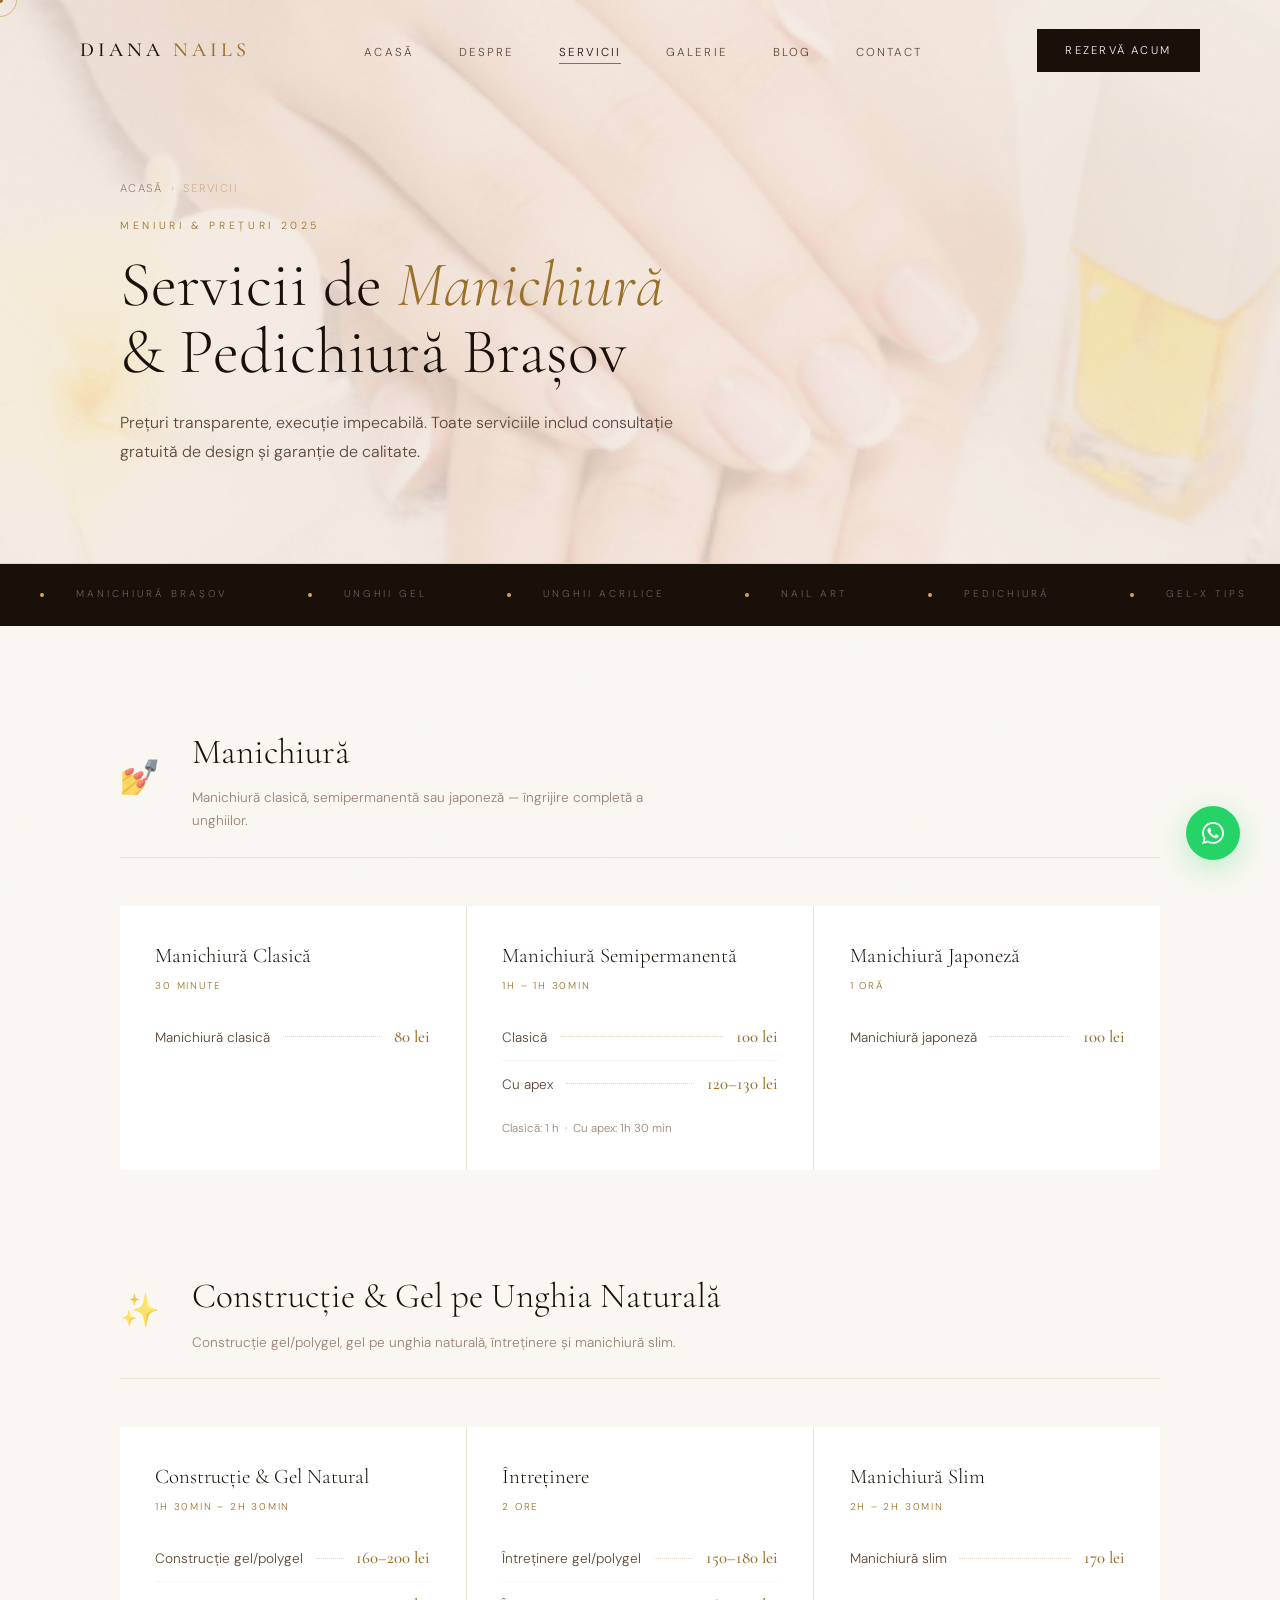
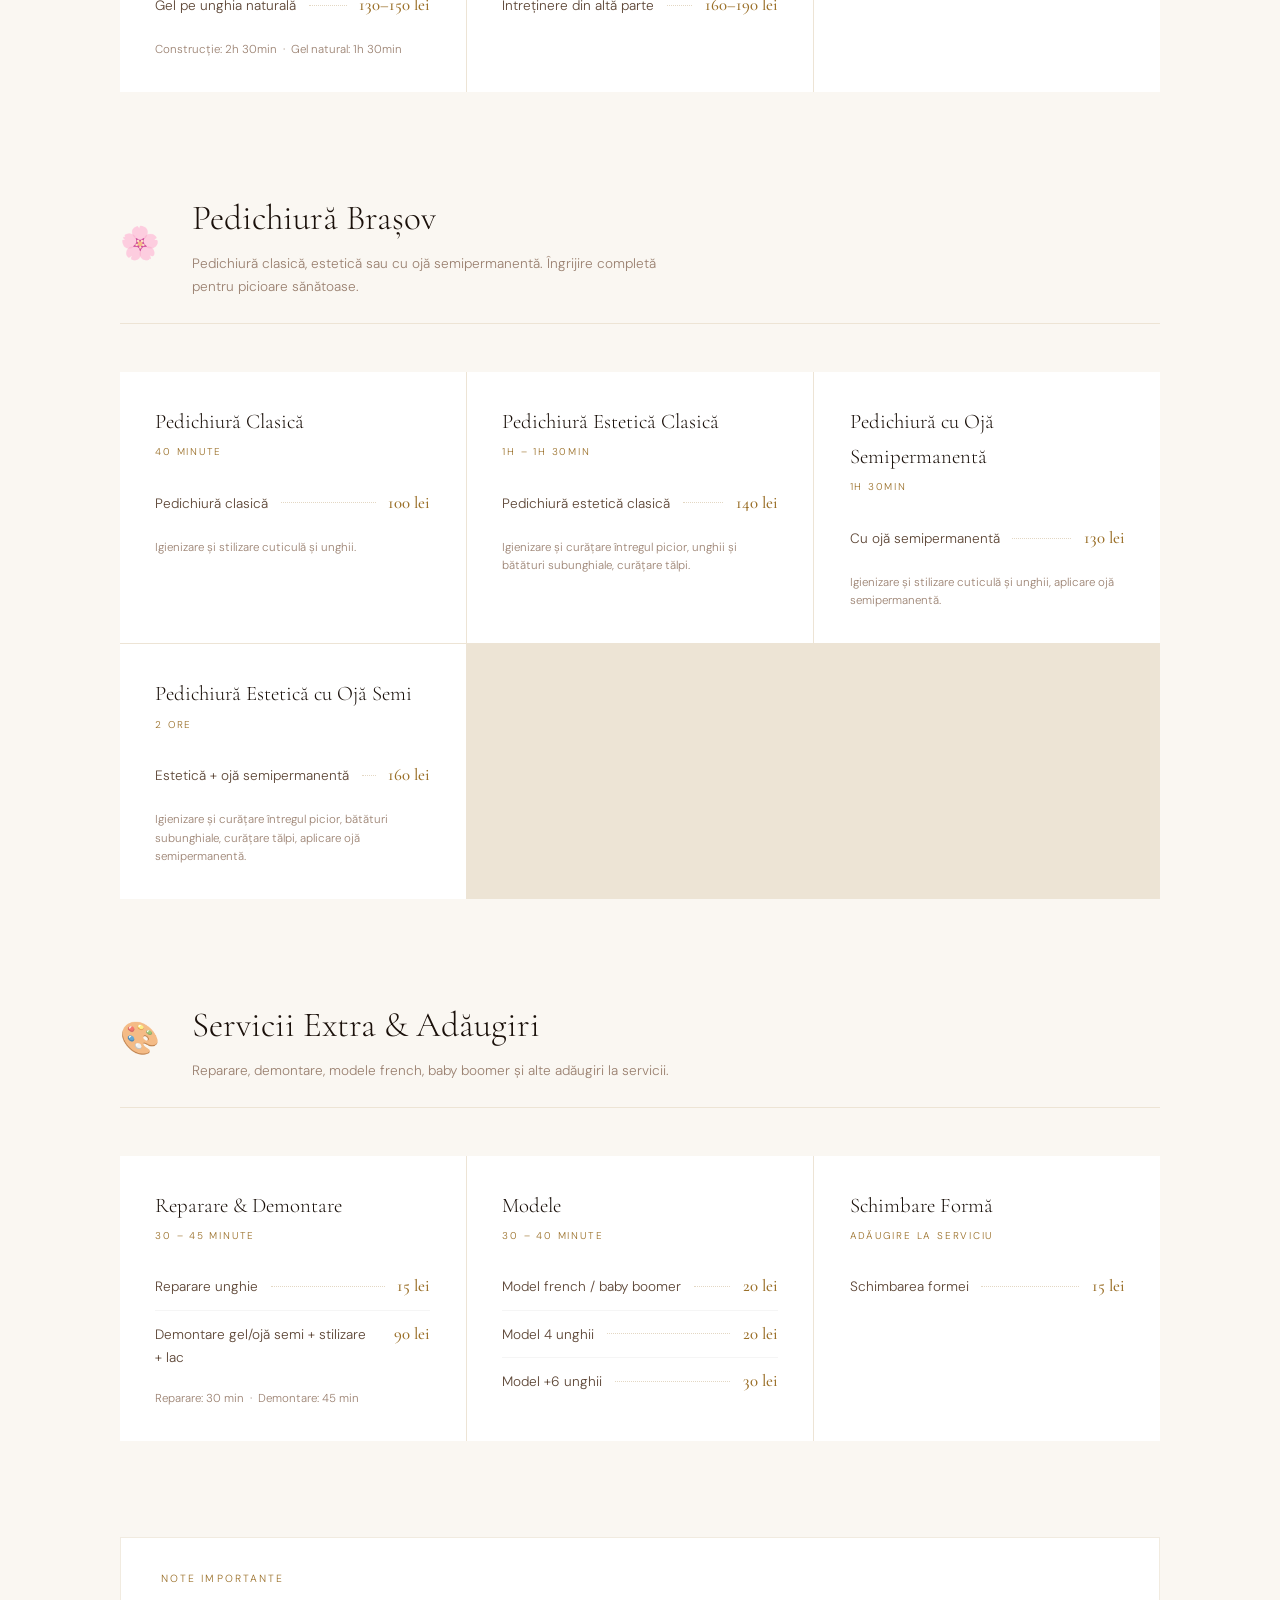
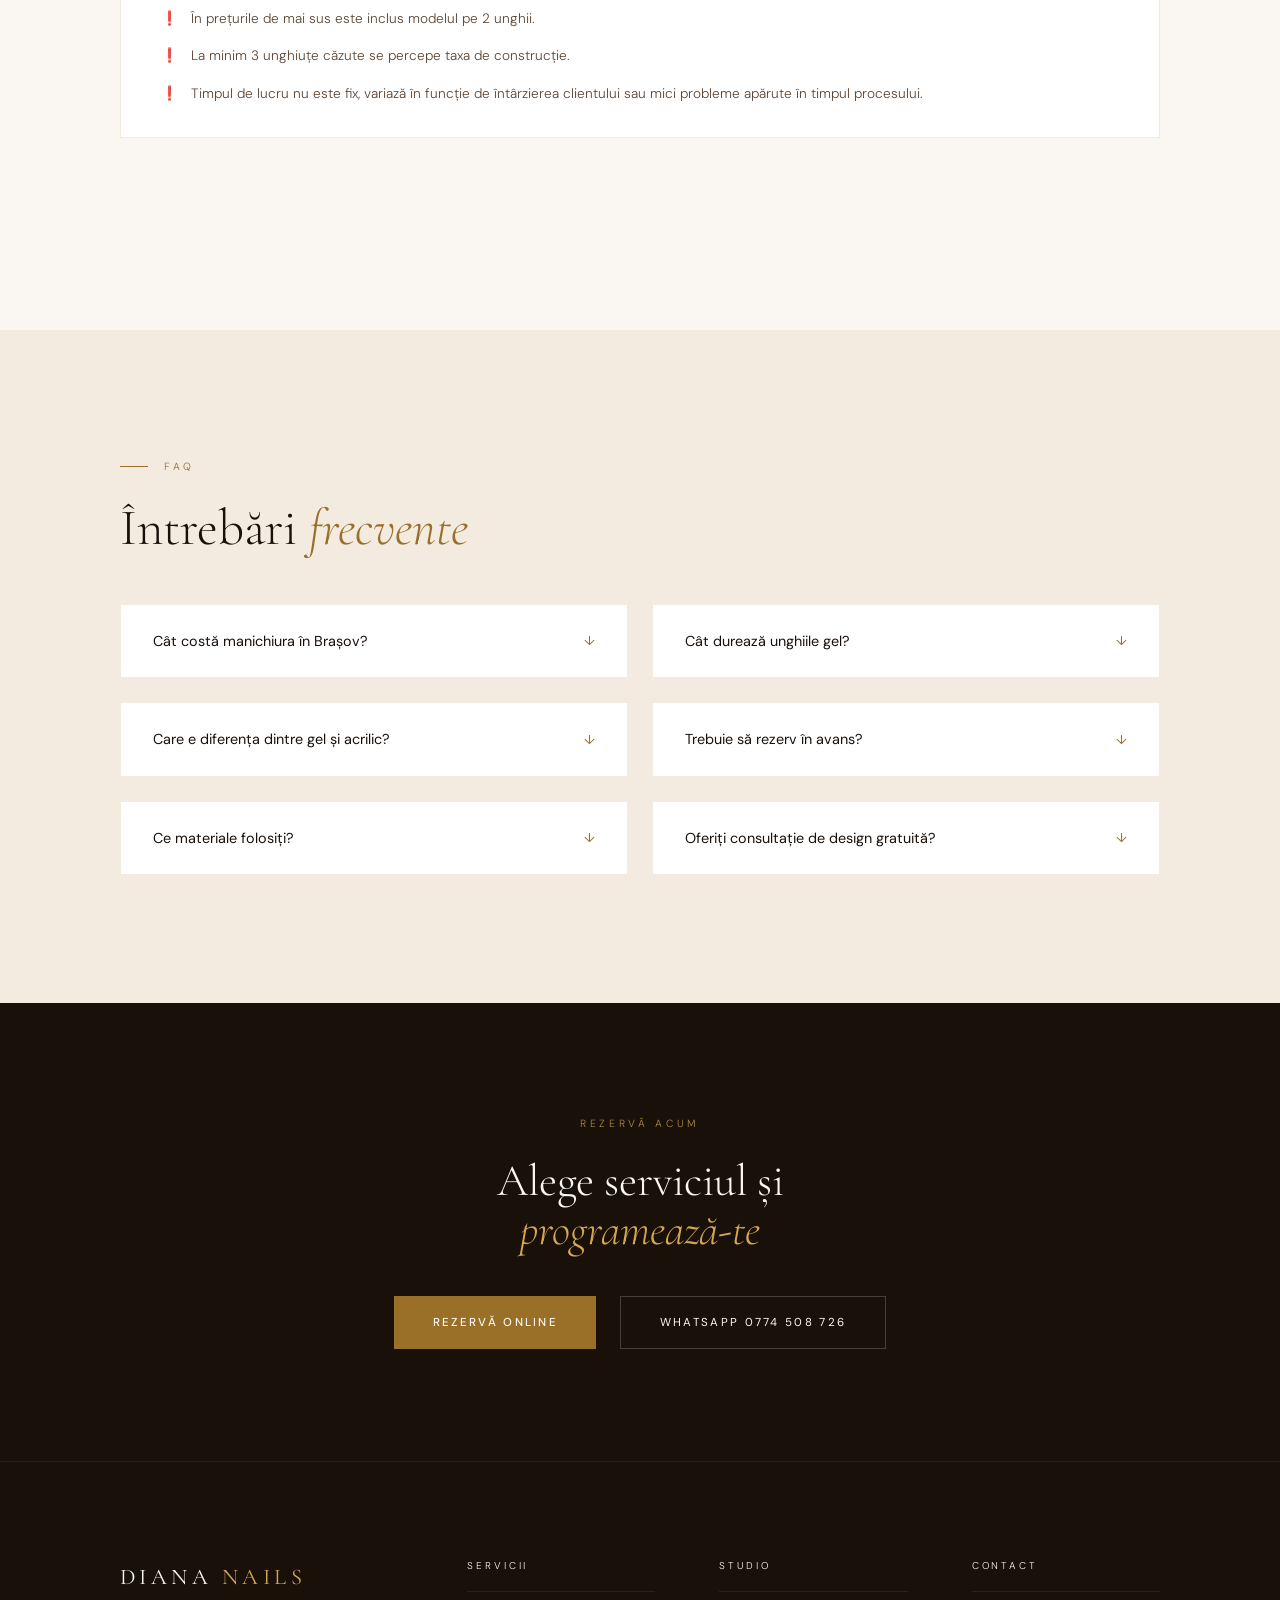
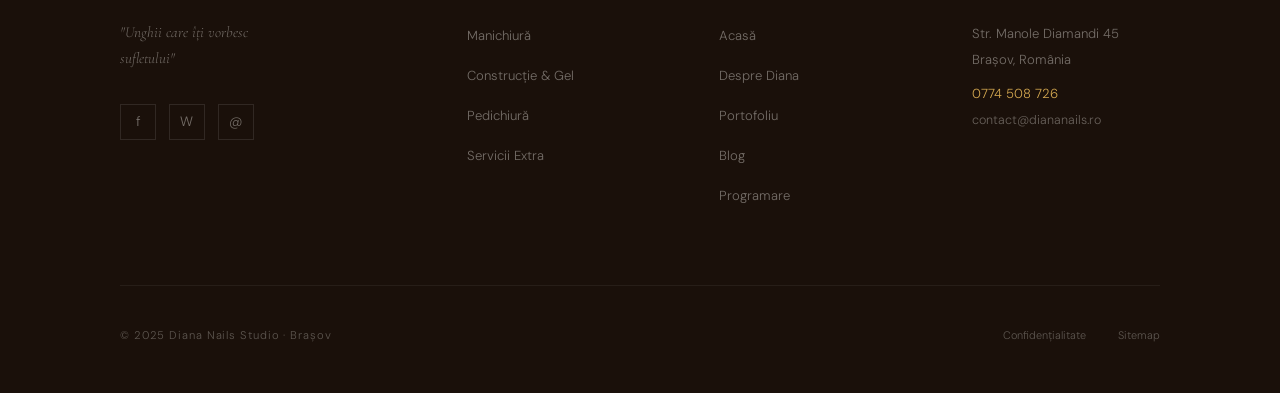
<file: servicii.html>
<!DOCTYPE html>
<html lang="ro">
<head>
  <meta charset="UTF-8">
  <meta name="viewport" content="width=device-width, initial-scale=1.0">
  <title>Servicii Manichiură Brașov — Prețuri 2025 | Diana Nails Studio</title>
  <meta name="description" content="Servicii complete de manichiură și pedichiură în Brașov: unghii gel de la 130 lei, acrilic de la 150 lei, nail art, pedichiură. Prețuri 2025, programare rapidă!">
  <meta name="keywords" content="servicii manichiura brasov, preturi manichiura brasov, unghii gel brasov pret, unghii acrilice brasov, nail art brasov, pedichiura brasov pret, gel-x brasov">
  <meta name="robots" content="index, follow">
  <link rel="canonical" href="https://diananails.ro/servicii.html">
  <meta property="og:title" content="Servicii Manichiură Brașov — Prețuri 2025 | Diana Nails Studio">
  <meta property="og:description" content="Toate serviciile și prețurile pentru manichiură, unghii gel, acrilic, nail art și pedichiură în Brașov.">
  <meta property="og:url" content="https://diananails.ro/servicii.html">
  <script type="application/ld+json">
  {"@context":"https://schema.org","@type":"BreadcrumbList","itemListElement":[
    {"@type":"ListItem","position":1,"name":"Acasă","item":"https://diananails.ro/"},
    {"@type":"ListItem","position":2,"name":"Servicii","item":"https://diananails.ro/servicii.html"}
  ]}</script>
  <script type="application/ld+json">
  {"@context":"https://schema.org","@type":"Service","provider":{"@type":"NailSalon","name":"Diana Nails Studio","url":"https://diananails.ro"},
  "serviceType":"Nail Care","areaServed":{"@type":"City","name":"Brașov"},"offers":[
    {"@type":"Offer","name":"Manichiură Clasică","price":"80","priceCurrency":"RON","description":"Manichiură clasică, 30 minute"},
    {"@type":"Offer","name":"Manichiură Semipermanentă Clasică","price":"100","priceCurrency":"RON","description":"Manichiură semipermanentă clasică, 1 oră"},
    {"@type":"Offer","name":"Manichiură Semipermanentă cu Apex","price":"120","priceCurrency":"RON","description":"Manichiură semipermanentă cu apex, 1h 30min"},
    {"@type":"Offer","name":"Manichiură Japoneză","price":"100","priceCurrency":"RON","description":"Manichiură japoneză, 1 oră"},
    {"@type":"Offer","name":"Construcție Gel/Polygel","price":"160","priceCurrency":"RON","description":"Construcție gel/polygel, 2h 30min"},
    {"@type":"Offer","name":"Gel pe Unghia Naturală","price":"130","priceCurrency":"RON","description":"Gel pe unghia naturală, 1h 30min"},
    {"@type":"Offer","name":"Pedichiură Clasică","price":"100","priceCurrency":"RON","description":"Pedichiură clasică, 40 minute"}
  ]}</script>
  <link rel="stylesheet" href="styles.css">
  <style>
    .services-full { padding: 6rem 0 10rem; }
    .services-category { margin-bottom: 6rem; }
    .cat-header {
      display: flex; align-items: center; gap: 2rem;
      padding-bottom: 1.5rem; margin-bottom: 3rem;
      border-bottom: 1px solid var(--border);
    }
    .cat-icon { font-size: 2rem; opacity: .7; }
    .cat-title { font-family: 'Cormorant Garamond', serif; font-size: 2.2rem; font-weight: 300; color: var(--dark); }
    .cat-desc { font-size: .85rem; color: var(--text-dim); max-width: 500px; margin-top: .3rem; }
    .prices-grid { display: grid; grid-template-columns: repeat(3, 1fr); gap: 1.5px; background: var(--border); }
    .price-card { background: #fff; padding: 2rem 2.2rem; position: relative; transition: box-shadow .3s, transform .3s var(--ease-out); }
    .price-card:hover { box-shadow: var(--shadow); transform: translateY(-3px); z-index: 1; }
    .price-card::before { content:''; position:absolute; top:0; left:0; right:0; height:2px; background:var(--gold); transform:scaleX(0); transform-origin:left; transition:transform .5s var(--ease-out); }
    .price-card:hover::before { transform: scaleX(1); }
    .price-card-name { font-family: 'Cormorant Garamond', serif; font-size: 1.3rem; color: var(--dark); margin-bottom: .3rem; }
    .price-card-time { font-size: .62rem; letter-spacing: .18em; text-transform: uppercase; color: var(--gold); margin-bottom: 1.2rem; }
    .price-list { list-style: none; }
    .price-row { display: flex; align-items: baseline; padding: .55rem 0; border-bottom: 1px solid rgba(0,0,0,.04); font-size: .85rem; color: var(--text); }
    .price-row:last-child { border-bottom: none; }
    .price-dots { flex: 1; margin: 0 .8rem; border-bottom: 1px dotted var(--border-mid); height: 1px; align-self: center; }
    .price-amount { color: var(--gold); font-family: 'Cormorant Garamond', serif; font-size: 1.05rem; white-space: nowrap; font-weight: 500; }
    .faq-section { padding: 8rem 0; background: var(--bg2); }
    .faq-grid { margin-top: 4rem; display: grid; grid-template-columns: 1fr 1fr; gap: 1.5rem; }
    .faq-item { background: #fff; border: 1px solid var(--border); }
    .faq-q { padding: 1.5rem 2rem; font-size: .9rem; color: var(--dark); cursor: none; display: flex; justify-content: space-between; align-items: center; transition: color .3s; font-weight: 400; }
    .faq-q:hover { color: var(--gold); }
    .faq-arrow { font-size: .8rem; transition: transform .3s; flex-shrink: 0; color: var(--gold); }
    .faq-item.open .faq-arrow { transform: rotate(180deg); }
    .faq-a { display: none; padding: 0 2rem 1.5rem; font-size: .85rem; color: var(--text); line-height: 1.8; border-top: 1px solid var(--border); padding-top: 1.2rem; }
    .faq-item.open .faq-a { display: block; }
    @media (max-width: 900px) {
      .prices-grid { grid-template-columns: 1fr; }
      .faq-grid { grid-template-columns: 1fr; }
    }
  </style>
</head>
<body>
<div id="progress-bar"></div>
<div id="cursor-dot"></div>
<div id="cursor-ring"></div>
<div id="loader"><div class="loader-logo">Diana Nails</div><div class="loader-line"></div></div>

<nav id="navbar">
  <a href="index.html" class="nav-logo">Diana <span>Nails</span></a>
  <ul class="nav-links">
    <li><a href="index.html">Acasă</a></li>
    <li><a href="despre.html">Despre</a></li>
    <li><a href="servicii.html" class="active">Servicii</a></li>
    <li><a href="galerie.html">Galerie</a></li>
    <li><a href="blog/index.html">Blog</a></li>
    <li><a href="programari.html">Contact</a></li>
  </ul>
  <a href="programari.html" class="nav-cta">Rezervă Acum</a>
</nav>

<section class="page-hero" style="position:relative;overflow:hidden">
  <div style="position:absolute;inset:0;z-index:0">
    <img src="images/servicii-hero.png" alt="Servicii manichiură Diana Nails Studio" loading="eager" style="width:100%;height:100%;object-fit:cover;object-position:center;opacity:.18">
  </div>
  <div class="container" style="position:relative;z-index:1">
    <nav aria-label="breadcrumb" class="breadcrumb">
      <a href="index.html">Acasă</a><span>›</span><span class="current">Servicii</span>
    </nav>
    <p class="page-hero-label">Meniuri & Prețuri 2025</p>
    <h1 class="page-hero-title reveal">Servicii de <em>Manichiură</em><br>& Pedichiură Brașov</h1>
    <p class="page-hero-desc reveal delay-1">Prețuri transparente, execuție impecabilă. Toate serviciile includ consultație gratuită de design și garanție de calitate.</p>
  </div>
</section>

<div class="marquee-section" aria-hidden="true">
  <div class="marquee-track">
    <div class="marquee-item"><span class="dot"></span>Manichiură Brașov</div><div class="marquee-item"><span class="dot"></span>Unghii Gel</div><div class="marquee-item"><span class="dot"></span>Unghii Acrilice</div><div class="marquee-item"><span class="dot"></span>Nail Art</div><div class="marquee-item"><span class="dot"></span>Pedichiură</div><div class="marquee-item"><span class="dot"></span>Gel-X Tips</div><div class="marquee-item"><span class="dot"></span>Manichiură Brașov</div><div class="marquee-item"><span class="dot"></span>Unghii Gel</div><div class="marquee-item"><span class="dot"></span>Unghii Acrilice</div><div class="marquee-item"><span class="dot"></span>Nail Art</div><div class="marquee-item"><span class="dot"></span>Pedichiură</div><div class="marquee-item"><span class="dot"></span>Gel-X Tips</div>
  </div>
</div>

<section class="services-full">
  <div class="container">

    <!-- MANICHIURĂ -->
    <div class="services-category" id="manicure">
      <div class="cat-header reveal">
        <div class="cat-icon">💅</div>
        <div><h2 class="cat-title">Manichiură</h2><p class="cat-desc">Manichiură clasică, semipermanentă sau japoneză — îngrijire completă a unghiilor.</p></div>
      </div>
      <div class="prices-grid">
        <div class="price-card reveal">
          <div class="price-card-name">Manichiură Clasică</div>
          <div class="price-card-time">30 minute</div>
          <ul class="price-list">
            <li class="price-row">Manichiură clasică<span class="price-dots"></span><span class="price-amount">80 lei</span></li>
          </ul>
        </div>
        <div class="price-card reveal delay-1">
          <div class="price-card-name">Manichiură Semipermanentă</div>
          <div class="price-card-time">1h – 1h 30min</div>
          <ul class="price-list">
            <li class="price-row">Clasică<span class="price-dots"></span><span class="price-amount">100 lei</span></li>
            <li class="price-row">Cu apex<span class="price-dots"></span><span class="price-amount">120–130 lei</span></li>
          </ul>
          <div style="font-size:.72rem;color:var(--text-dim);margin-top:.8rem;line-height:1.6">Clasică: 1 h &nbsp;·&nbsp; Cu apex: 1h 30 min</div>
        </div>
        <div class="price-card reveal delay-2">
          <div class="price-card-name">Manichiură Japoneză</div>
          <div class="price-card-time">1 oră</div>
          <ul class="price-list">
            <li class="price-row">Manichiură japoneză<span class="price-dots"></span><span class="price-amount">100 lei</span></li>
          </ul>
        </div>
      </div>
    </div>

    <!-- CONSTRUCȚIE & GEL -->
    <div class="services-category" id="gel">
      <div class="cat-header reveal">
        <div class="cat-icon">✨</div>
        <div><h2 class="cat-title">Construcție & Gel pe Unghia Naturală</h2><p class="cat-desc">Construcție gel/polygel, gel pe unghia naturală, întreținere și manichiură slim.</p></div>
      </div>
      <div class="prices-grid">
        <div class="price-card reveal">
          <div class="price-card-name">Construcție & Gel Natural</div>
          <div class="price-card-time">1h 30min – 2h 30min</div>
          <ul class="price-list">
            <li class="price-row">Construcție gel/polygel<span class="price-dots"></span><span class="price-amount">160–200 lei</span></li>
            <li class="price-row">Gel pe unghia naturală<span class="price-dots"></span><span class="price-amount">130–150 lei</span></li>
          </ul>
          <div style="font-size:.72rem;color:var(--text-dim);margin-top:.8rem;line-height:1.6">Construcție: 2h 30min &nbsp;·&nbsp; Gel natural: 1h 30min</div>
        </div>
        <div class="price-card reveal delay-1">
          <div class="price-card-name">Întreținere</div>
          <div class="price-card-time">2 ore</div>
          <ul class="price-list">
            <li class="price-row">Întreținere gel/polygel<span class="price-dots"></span><span class="price-amount">150–180 lei</span></li>
            <li class="price-row">Întreținere din altă parte<span class="price-dots"></span><span class="price-amount">160–190 lei</span></li>
          </ul>
        </div>
        <div class="price-card reveal delay-2">
          <div class="price-card-name">Manichiură Slim</div>
          <div class="price-card-time">2h – 2h 30min</div>
          <ul class="price-list">
            <li class="price-row">Manichiură slim<span class="price-dots"></span><span class="price-amount">170 lei</span></li>
          </ul>
        </div>
      </div>
    </div>

    <!-- PEDICHIURĂ -->
    <div class="services-category" id="pedicure">
      <div class="cat-header reveal">
        <div class="cat-icon">🌸</div>
        <div><h2 class="cat-title">Pedichiură Brașov</h2><p class="cat-desc">Pedichiură clasică, estetică sau cu ojă semipermanentă. Îngrijire completă pentru picioare sănătoase.</p></div>
      </div>
      <div class="prices-grid">
        <div class="price-card reveal">
          <div class="price-card-name">Pedichiură Clasică</div>
          <div class="price-card-time">40 minute</div>
          <ul class="price-list">
            <li class="price-row">Pedichiură clasică<span class="price-dots"></span><span class="price-amount">100 lei</span></li>
          </ul>
          <div style="font-size:.72rem;color:var(--text-dim);margin-top:.8rem;line-height:1.6">Igienizare și stilizare cuticulă și unghii.</div>
        </div>
        <div class="price-card reveal delay-1">
          <div class="price-card-name">Pedichiură Estetică Clasică</div>
          <div class="price-card-time">1h – 1h 30min</div>
          <ul class="price-list">
            <li class="price-row">Pedichiură estetică clasică<span class="price-dots"></span><span class="price-amount">140 lei</span></li>
          </ul>
          <div style="font-size:.72rem;color:var(--text-dim);margin-top:.8rem;line-height:1.6">Igienizare și curățare întregul picior, unghii și bătături subunghiale, curățare tălpi.</div>
        </div>
        <div class="price-card reveal delay-2">
          <div class="price-card-name">Pedichiură cu Ojă Semipermanentă</div>
          <div class="price-card-time">1h 30min</div>
          <ul class="price-list">
            <li class="price-row">Cu ojă semipermanentă<span class="price-dots"></span><span class="price-amount">130 lei</span></li>
          </ul>
          <div style="font-size:.72rem;color:var(--text-dim);margin-top:.8rem;line-height:1.6">Igienizare și stilizare cuticulă și unghii, aplicare ojă semipermanentă.</div>
        </div>
        <div class="price-card reveal">
          <div class="price-card-name">Pedichiură Estetică cu Ojă Semi</div>
          <div class="price-card-time">2 ore</div>
          <ul class="price-list">
            <li class="price-row">Estetică + ojă semipermanentă<span class="price-dots"></span><span class="price-amount">160 lei</span></li>
          </ul>
          <div style="font-size:.72rem;color:var(--text-dim);margin-top:.8rem;line-height:1.6">Igienizare și curățare întregul picior, bătături subunghiale, curățare tălpi, aplicare ojă semipermanentă.</div>
        </div>
      </div>
    </div>

    <!-- SERVICII EXTRA -->
    <div class="services-category" id="extra">
      <div class="cat-header reveal">
        <div class="cat-icon">🎨</div>
        <div><h2 class="cat-title">Servicii Extra & Adăugiri</h2><p class="cat-desc">Reparare, demontare, modele french, baby boomer și alte adăugiri la servicii.</p></div>
      </div>
      <div class="prices-grid">
        <div class="price-card reveal">
          <div class="price-card-name">Reparare & Demontare</div>
          <div class="price-card-time">30 – 45 minute</div>
          <ul class="price-list">
            <li class="price-row">Reparare unghie<span class="price-dots"></span><span class="price-amount">15 lei</span></li>
            <li class="price-row">Demontare gel/ojă semi + stilizare + lac<span class="price-dots"></span><span class="price-amount">90 lei</span></li>
          </ul>
          <div style="font-size:.72rem;color:var(--text-dim);margin-top:.8rem;line-height:1.6">Reparare: 30 min &nbsp;·&nbsp; Demontare: 45 min</div>
        </div>
        <div class="price-card reveal delay-1">
          <div class="price-card-name">Modele</div>
          <div class="price-card-time">30 – 40 minute</div>
          <ul class="price-list">
            <li class="price-row">Model french / baby boomer<span class="price-dots"></span><span class="price-amount">20 lei</span></li>
            <li class="price-row">Model 4 unghii<span class="price-dots"></span><span class="price-amount">20 lei</span></li>
            <li class="price-row">Model +6 unghii<span class="price-dots"></span><span class="price-amount">30 lei</span></li>
          </ul>
        </div>
        <div class="price-card reveal delay-2">
          <div class="price-card-name">Schimbare Formă</div>
          <div class="price-card-time">adăugire la serviciu</div>
          <ul class="price-list">
            <li class="price-row">Schimbarea formei<span class="price-dots"></span><span class="price-amount">15 lei</span></li>
          </ul>
        </div>
      </div>
    </div>

    <!-- NOTE IMPORTANTE -->
    <div class="reveal" style="margin-top:1rem;margin-bottom:2rem;padding:2rem 2.5rem;border:1px solid var(--border);background:#fff">
      <div style="font-size:.65rem;letter-spacing:.2em;text-transform:uppercase;color:var(--gold);margin-bottom:1.2rem">Note importante</div>
      <ul style="list-style:none;display:flex;flex-direction:column;gap:.9rem">
        <li style="font-size:.85rem;color:var(--text);display:flex;gap:.8rem;align-items:flex-start"><span style="color:var(--gold);flex-shrink:0">❗</span>În prețurile de mai sus este inclus modelul pe 2 unghii.</li>
        <li style="font-size:.85rem;color:var(--text);display:flex;gap:.8rem;align-items:flex-start"><span style="color:var(--gold);flex-shrink:0">❗</span>La minim 3 unghiuțe căzute se percepe taxa de construcție.</li>
        <li style="font-size:.85rem;color:var(--text);display:flex;gap:.8rem;align-items:flex-start"><span style="color:var(--gold);flex-shrink:0">❗</span>Timpul de lucru nu este fix, variază în funcție de întârzierea clientului sau mici probleme apărute în timpul procesului.</li>
      </ul>
    </div>

  </div>
</section>

<!-- FAQ SEO SECTION -->
<section class="faq-section" aria-label="Întrebări frecvente manichiură Brașov">
  <div class="container">
    <div class="section-tag reveal">FAQ</div>
    <h2 class="section-title reveal delay-1">Întrebări <em>frecvente</em></h2>
    <div class="faq-grid" style="margin-top:3rem">
      <div class="faq-item reveal"><div class="faq-q">Cât costă manichiura în Brașov?<span class="faq-arrow">↓</span></div><div class="faq-a">La Diana Nails Studio, manichiura clasică costă <strong>80 lei</strong>, manichiura semipermanentă clasică costă <strong>100 lei</strong>, iar manichiura semipermanentă cu apex pornește de la <strong>120 lei</strong>. Construcția gel/polygel pornește de la <strong>160 lei</strong>, iar întreținerea gel/polygel de la <strong>150 lei</strong>. Prețurile includ materiale premium certificate.</div></div>
      <div class="faq-item reveal delay-1"><div class="faq-q">Cât durează unghiile gel?<span class="faq-arrow">↓</span></div><div class="faq-a">Unghiile gel executate la Diana Nails Studio durează în medie <strong>4-6 săptămâni</strong>. Durabilitatea depinde și de îngrijirea zilnică — hidratarea cuticulelor și evitarea contactului prelungit cu apă caldă ajută mult.</div></div>
      <div class="faq-item reveal delay-2"><div class="faq-q">Care e diferența dintre gel și acrilic?<span class="faq-arrow">↓</span></div><div class="faq-a">Gelul este mai flexibil, mai natural la aspect și mai ușor de îndepărtat. Acrilicul oferă <strong>rezistență mai mare</strong> și e ideal pentru unghii fragile. Ambele tehnici oferă rezultate excelente — alegerea depinde de stilul și nevoile tale.</div></div>
      <div class="faq-item reveal delay-3"><div class="faq-q">Trebuie să rezerv în avans?<span class="faq-arrow">↓</span></div><div class="faq-a">Recomandăm rezervarea cu cel puțin <strong>24-48 ore</strong> înainte, mai ales pentru weekend. Poți rezerva rapid prin formularul online, WhatsApp (0774 508 726) sau telefon. În cazuri urgente, verificăm disponibilitatea în aceeași zi.</div></div>
      <div class="faq-item reveal"><div class="faq-q">Ce materiale folosiți?<span class="faq-arrow">↓</span></div><div class="faq-a">Folosim exclusiv <strong>materiale premium certificate</strong>, fără substanțe nocive (HEMA-free disponibil). Produsele sunt testate dermatologic și potrivite și pentru persoane cu piele sensibilă. Instrumentele sunt sterilizate strict înainte de fiecare client.</div></div>
      <div class="faq-item reveal delay-1"><div class="faq-q">Oferiți consultație de design gratuită?<span class="faq-arrow">↓</span></div><div class="faq-a">Da! Fiecare programare include <strong>consultație gratuită de design</strong>. Poți aduce referințe de pe Pinterest, Instagram sau îmi poți descrie ideea — adaptăm designul la forma unghiilor tale și preferințele de culori.</div></div>
    </div>
  </div>
</section>

<section style="padding:7rem 0;background:var(--bg-dark);text-align:center">
  <div class="container" style="position:relative;z-index:1">
    <p style="font-size:.65rem;letter-spacing:.35em;text-transform:uppercase;color:var(--gold-light);margin-bottom:1.5rem;opacity:.8">Rezervă Acum</p>
    <h2 style="font-family:'Cormorant Garamond',serif;font-size:clamp(2.2rem,3.5vw,3.5rem);font-weight:300;color:var(--cream-text);line-height:1.1;margin-bottom:2.5rem" class="reveal">Alege serviciul și<br><em style="font-style:italic;color:var(--gold-light)">programează-te</em></h2>
    <div class="reveal delay-1" style="display:flex;gap:1.5rem;justify-content:center;flex-wrap:wrap">
      <a href="programari.html" class="btn-gold"><span>Rezervă Online</span></a>
      <a href="https://wa.me/40774508726" target="_blank" rel="noopener" class="btn-outline" style="border-color:rgba(250,247,242,.2);color:var(--cream-text)"><span>WhatsApp 0774 508 726</span></a>
    </div>
  </div>
</section>

<footer class="site-footer">
  <div class="container">
    <div class="footer-top">
      <div><a href="index.html" class="footer-logo">Diana <span>Nails</span></a><p class="footer-tagline">"Unghii care îți vorbesc<br>sufletului"</p><div class="footer-social"><a href="https://www.facebook.com/NailsbyDyanaSlavu" target="_blank" rel="noopener" class="footer-social-link">f</a><a href="https://wa.me/40774508726" target="_blank" rel="noopener" class="footer-social-link">W</a><a href="mailto:contact@diananails.ro" class="footer-social-link">@</a></div></div>
      <div><div class="footer-col-title">Servicii</div><ul class="footer-links"><li><a href="#manicure">Manichiură</a></li><li><a href="#gel">Construcție & Gel</a></li><li><a href="#pedicure">Pedichiură</a></li><li><a href="#extra">Servicii Extra</a></li></ul></div>
      <div><div class="footer-col-title">Studio</div><ul class="footer-links"><li><a href="index.html">Acasă</a></li><li><a href="despre.html">Despre Diana</a></li><li><a href="galerie.html">Portofoliu</a></li><li><a href="blog/index.html">Blog</a></li><li><a href="programari.html">Programare</a></li></ul></div>
      <div><div class="footer-col-title">Contact</div><div style="font-size:.82rem;color:rgba(250,247,242,.4);line-height:2"><div>Str. Manole Diamandi 45</div><div>Brașov, România</div><a href="tel:+40774508726" style="color:var(--gold-light);text-decoration:none;display:block;margin-top:.5rem">0774 508 726</a><a href="mailto:contact@diananails.ro" style="color:rgba(250,247,242,.35);font-size:.78rem;text-decoration:none">contact@diananails.ro</a></div></div>
    </div>
    <div class="footer-bottom"><p class="footer-copy">© 2025 Diana Nails Studio · Brașov</p><div class="footer-bottom-links"><a href="#">Confidențialitate</a><a href="sitemap.xml">Sitemap</a></div></div>
  </div>
</footer>
<a href="https://wa.me/40774508726" target="_blank" rel="noopener" class="whatsapp-float" aria-label="WhatsApp"><svg width="22" height="22" viewBox="0 0 24 24" fill="currentColor"><path d="M17.472 14.382c-.297-.149-1.758-.867-2.03-.967-.273-.099-.471-.148-.67.15-.197.297-.767.966-.94 1.164-.173.199-.347.223-.644.075-.297-.15-1.255-.463-2.39-1.475-.883-.788-1.48-1.761-1.653-2.059-.173-.297-.018-.458.13-.606.134-.133.298-.347.446-.52.149-.174.198-.298.298-.497.099-.198.05-.371-.025-.52-.075-.149-.669-1.612-.916-2.207-.242-.579-.487-.5-.669-.51-.173-.008-.371-.01-.57-.01-.198 0-.52.074-.792.372-.272.297-1.04 1.016-1.04 2.479 0 1.462 1.065 2.875 1.213 3.074.149.198 2.096 3.2 5.077 4.487.709.306 1.262.489 1.694.625.712.227 1.36.195 1.871.118.571-.085 1.758-.719 2.006-1.413.248-.694.248-1.289.173-1.413-.074-.124-.272-.198-.57-.347m-5.421 7.403h-.004a9.87 9.87 0 01-5.031-1.378l-.361-.214-3.741.982.998-3.648-.235-.374a9.86 9.86 0 01-1.51-5.26c.001-5.45 4.436-9.884 9.888-9.884 2.64 0 5.122 1.03 6.988 2.898a9.825 9.825 0 012.893 6.994c-.003 5.45-4.437 9.884-9.885 9.884m8.413-18.297A11.815 11.815 0 0012.05 0C5.495 0 .16 5.335.157 11.892c0 2.096.547 4.142 1.588 5.945L.057 24l6.305-1.654a11.882 11.882 0 005.683 1.448h.005c6.554 0 11.89-5.335 11.893-11.893a11.821 11.821 0 00-3.48-8.413z"/></svg></a>
<script src="app.js"></script>
<script>
  document.querySelectorAll('.faq-q').forEach(q => {
    q.addEventListener('click', () => {
      const item = q.parentElement;
      item.classList.toggle('open');
    });
  });
</script>
</body>
</html>
</file>
<file: styles.css>
/* ═══════════════════════════════════════════════════
   DIANA NAILS STUDIO — Shared Stylesheet
   diananails.ro
═══════════════════════════════════════════════════ */

/* ─── GOOGLE FONTS ──────────────────────────────── */
@import url('https://fonts.googleapis.com/css2?family=Cormorant+Garamond:ital,wght@0,300;0,400;0,500;0,600;1,300;1,400;1,500;1,600&family=DM+Sans:ital,opsz,wght@0,9..40,300;0,9..40,400;0,9..40,500;1,9..40,300&display=swap');

/* ─── VARIABLES ─────────────────────────────────── */
:root {
  --bg:           #FAF7F2;
  --bg2:          #F3EAE0;
  --bg3:          #EAE0D2;
  --bg-dark:      #1A100A;
  --gold:         #9A6F28;
  --gold-mid:     #B88A3C;
  --gold-light:   #D4A850;
  --rose:         #A85858;
  --rose-light:   #C47878;
  --dark:         #1A100A;
  --text:         #5C4535;
  --text-dim:     #9A8070;
  --cream-text:   #FAF7F2;
  --border:       rgba(154, 111, 40, 0.14);
  --border-mid:   rgba(154, 111, 40, 0.28);
  --border-hover: rgba(154, 111, 40, 0.5);
  --shadow:       0 4px 24px rgba(26, 16, 10, 0.08);
  --shadow-lg:    0 16px 60px rgba(26, 16, 10, 0.14);
  --radius:       3px;
  --ease:         cubic-bezier(.76, 0, .24, 1);
  --ease-out:     cubic-bezier(.22, 1, .36, 1);
}

/* ─── RESET ─────────────────────────────────────── */
*, *::before, *::after { box-sizing: border-box; margin: 0; padding: 0; }
html { scroll-behavior: smooth; font-size: 16px; }
body {
  background: var(--bg);
  color: var(--text);
  font-family: 'DM Sans', sans-serif;
  font-weight: 300;
  line-height: 1.7;
  overflow-x: hidden;
  cursor: none;
}
img { max-width: 100%; height: auto; display: block; }
a { color: inherit; }

/* ─── SCROLLBAR ─────────────────────────────────── */
::-webkit-scrollbar { width: 4px; }
::-webkit-scrollbar-track { background: var(--bg); }
::-webkit-scrollbar-thumb { background: var(--gold); border-radius: 2px; }

/* ─── CURSOR ─────────────────────────────────────── */
#cursor-dot {
  position: fixed; top: 0; left: 0;
  width: 6px; height: 6px;
  background: var(--gold);
  border-radius: 50%;
  pointer-events: none; z-index: 9999;
  transform: translate(-50%,-50%);
  transition: transform .1s, width .3s, height .3s, background .3s;
}
#cursor-ring {
  position: fixed; top: 0; left: 0;
  width: 34px; height: 34px;
  border: 1.5px solid var(--gold-mid);
  border-radius: 50%;
  pointer-events: none; z-index: 9998;
  transform: translate(-50%,-50%);
  transition: transform .12s var(--ease-out), width .4s var(--ease-out),
              height .4s var(--ease-out), opacity .3s, border-color .3s;
  opacity: .5;
}
body.cursor-hover #cursor-dot { width: 10px; height: 10px; background: var(--gold-light); }
body.cursor-hover #cursor-ring { width: 52px; height: 52px; opacity: .3; }
body.cursor-click #cursor-dot { transform: translate(-50%,-50%) scale(.5); }

/* ─── PROGRESS BAR ──────────────────────────────── */
#progress-bar {
  position: fixed; top: 0; left: 0;
  height: 2px;
  background: linear-gradient(90deg, var(--gold), var(--rose));
  transform-origin: left; transform: scaleX(0);
  z-index: 200; transition: transform .1s linear;
}

/* ─── LOADER ─────────────────────────────────────── */
#loader {
  position: fixed; inset: 0;
  background: var(--bg-dark);
  z-index: 9000;
  display: flex; align-items: center; justify-content: center; flex-direction: column;
  transition: opacity .9s var(--ease), visibility .9s;
}
#loader.hidden { opacity: 0; visibility: hidden; pointer-events: none; }
.loader-logo {
  font-family: 'Cormorant Garamond', serif;
  font-size: 2rem; font-weight: 400;
  letter-spacing: .35em; color: var(--cream-text);
  text-transform: uppercase;
  opacity: 0; animation: loaderFade 1s .4s var(--ease-out) forwards;
}
.loader-line {
  width: 0; height: 1px;
  background: linear-gradient(90deg, transparent, #c9a96e, transparent);
  margin-top: 1.5rem;
  animation: loaderLine 1.2s .6s var(--ease-out) forwards;
}
@keyframes loaderFade { to { opacity: 1; } }
@keyframes loaderLine { to { width: 180px; } }

/* ─── NAV ────────────────────────────────────────── */
nav#navbar {
  position: fixed; top: 0; left: 0; right: 0;
  z-index: 100;
  padding: 1.8rem 5rem;
  display: flex; align-items: center; justify-content: space-between;
  transition: padding .5s var(--ease), background .5s, border-color .5s, box-shadow .5s;
}
nav#navbar.scrolled {
  padding: 1rem 5rem;
  background: rgba(250, 247, 242, 0.92);
  backdrop-filter: blur(20px);
  border-bottom: 1px solid var(--border);
  box-shadow: var(--shadow);
}
.nav-logo {
  font-family: 'Cormorant Garamond', serif;
  font-size: 1.25rem; font-weight: 500;
  letter-spacing: .2em; color: var(--dark);
  text-decoration: none; text-transform: uppercase;
}
.nav-logo span { color: var(--gold); }
.nav-links { display: flex; gap: 2.8rem; list-style: none; }
.nav-links a {
  font-size: .72rem; letter-spacing: .18em; text-transform: uppercase;
  color: var(--text); text-decoration: none; position: relative; transition: color .3s;
}
.nav-links a::after {
  content: ''; position: absolute; bottom: -4px; left: 0;
  width: 0; height: 1px; background: var(--gold);
  transition: width .4s var(--ease-out);
}
.nav-links a:hover, .nav-links a.active { color: var(--dark); }
.nav-links a:hover::after, .nav-links a.active::after { width: 100%; }
.nav-cta {
  font-size: .7rem; letter-spacing: .2em; text-transform: uppercase;
  color: var(--cream-text); background: var(--dark);
  border: none; padding: .75rem 1.8rem; cursor: none;
  text-decoration: none; transition: background .3s, transform .3s var(--ease-out), box-shadow .3s;
  display: inline-block;
}
.nav-cta:hover {
  background: var(--gold);
  box-shadow: 0 8px 30px rgba(154, 111, 40, .25);
  transform: translateY(-2px);
}
.nav-mobile-btn {
  display: none; background: none; border: none;
  cursor: none; padding: .5rem;
  flex-direction: column; gap: 5px;
}
.nav-mobile-btn span {
  display: block; width: 24px; height: 1px;
  background: var(--dark); transition: all .3s;
}

/* ─── CONTAINER ──────────────────────────────────── */
.container { max-width: 1200px; margin: 0 auto; padding: 0 5rem; }

/* ─── SECTION LABELS ─────────────────────────────── */
.section-tag {
  font-size: .65rem; letter-spacing: .35em; text-transform: uppercase;
  color: var(--gold); display: flex; align-items: center; gap: 1rem; margin-bottom: 1.5rem;
}
.section-tag::before {
  content: ''; display: block; width: 28px; height: 1px; background: var(--gold);
}
.section-title {
  font-family: 'Cormorant Garamond', serif;
  font-size: clamp(2.5rem, 4vw, 4rem);
  font-weight: 300; line-height: 1.1; color: var(--dark);
}
.section-title em { font-style: italic; color: var(--gold); }

/* ─── BUTTONS ────────────────────────────────────── */
.btn-primary {
  display: inline-flex; align-items: center; gap: .8rem;
  padding: 1rem 2.4rem;
  background: var(--dark); color: var(--cream-text);
  font-size: .72rem; letter-spacing: .2em; text-transform: uppercase;
  text-decoration: none; font-family: 'DM Sans', sans-serif; font-weight: 500;
  position: relative; overflow: hidden;
  transition: transform .3s var(--ease-out), box-shadow .3s; cursor: none;
}
.btn-primary::before {
  content: ''; position: absolute; inset: 0;
  background: var(--gold); transform: translateX(-101%);
  transition: transform .5s var(--ease);
}
.btn-primary:hover::before { transform: translateX(0); }
.btn-primary:hover { transform: translateY(-3px); box-shadow: 0 14px 40px rgba(26,16,10,.2); }
.btn-primary span { position: relative; z-index: 1; }
.btn-gold {
  display: inline-flex; align-items: center; gap: .8rem;
  padding: 1rem 2.4rem;
  background: var(--gold); color: var(--cream-text);
  font-size: .72rem; letter-spacing: .2em; text-transform: uppercase;
  text-decoration: none; font-family: 'DM Sans', sans-serif; font-weight: 500;
  position: relative; overflow: hidden;
  transition: transform .3s var(--ease-out), box-shadow .3s; cursor: none;
}
.btn-gold::before {
  content: ''; position: absolute; inset: 0;
  background: var(--gold-light); transform: translateX(-101%);
  transition: transform .5s var(--ease);
}
.btn-gold:hover::before { transform: translateX(0); }
.btn-gold:hover { transform: translateY(-3px); box-shadow: 0 14px 40px rgba(154,111,40,.3); }
.btn-gold span { position: relative; z-index: 1; }
.btn-outline {
  display: inline-flex; align-items: center; gap: .8rem;
  padding: 1rem 2.4rem; border: 1.5px solid var(--border-mid);
  color: var(--dark); font-size: .72rem; letter-spacing: .2em; text-transform: uppercase;
  text-decoration: none; font-family: 'DM Sans', sans-serif; font-weight: 400;
  transition: border-color .3s, color .3s, background .3s, transform .3s var(--ease-out);
  cursor: none;
}
.btn-outline:hover {
  border-color: var(--gold); color: var(--gold);
  background: rgba(154,111,40,.04); transform: translateY(-3px);
}

/* ─── REVEAL ─────────────────────────────────────── */
.reveal {
  opacity: 0; transform: translateY(36px);
  transition: opacity .9s var(--ease-out), transform .9s var(--ease-out);
}
.reveal.visible { opacity: 1; transform: translateY(0); }
.reveal-left { opacity: 0; transform: translateX(-36px); transition: opacity .9s var(--ease-out), transform .9s var(--ease-out); }
.reveal-left.visible { opacity: 1; transform: translateX(0); }
.reveal-right { opacity: 0; transform: translateX(36px); transition: opacity .9s var(--ease-out), transform .9s var(--ease-out); }
.reveal-right.visible { opacity: 1; transform: translateX(0); }
.delay-1 { transition-delay: .1s; } .delay-2 { transition-delay: .2s; }
.delay-3 { transition-delay: .3s; } .delay-4 { transition-delay: .4s; }
.delay-5 { transition-delay: .5s; } .delay-6 { transition-delay: .6s; }

/* ─── MARQUEE ────────────────────────────────────── */
.marquee-section {
  padding: 1.4rem 0; background: var(--bg-dark);
  overflow: hidden; position: relative; z-index: 2;
}
.marquee-track {
  display: flex; align-items: center;
  animation: marqueeScroll 28s linear infinite; white-space: nowrap;
}
.marquee-track:hover { animation-play-state: paused; }
.marquee-item {
  display: inline-flex; align-items: center; gap: 2rem;
  padding: 0 2.5rem; font-size: .62rem; letter-spacing: .3em;
  text-transform: uppercase; color: rgba(250,247,242,.35);
}
.marquee-item .dot { width: 4px; height: 4px; border-radius: 50%; background: var(--gold-light); flex-shrink: 0; }
@keyframes marqueeScroll { from { transform: translateX(0); } to { transform: translateX(-50%); } }

/* ─── FOOTER ─────────────────────────────────────── */
footer.site-footer {
  background: var(--bg-dark);
  color: rgba(250,247,242,.5);
  padding: 6rem 0 3rem;
  border-top: 1px solid rgba(255,255,255,.05);
}
.footer-top {
  display: grid; grid-template-columns: 1.5fr 1fr 1fr 1fr;
  gap: 4rem; margin-bottom: 4rem;
}
.footer-logo {
  font-family: 'Cormorant Garamond', serif; font-size: 1.4rem;
  font-weight: 400; letter-spacing: .2em; color: var(--cream-text);
  text-decoration: none; text-transform: uppercase; display: inline-block; margin-bottom: 1.5rem;
}
.footer-logo span { color: var(--gold-light); }
.footer-tagline {
  font-family: 'Cormorant Garamond', serif; font-size: .95rem;
  font-style: italic; color: rgba(250,247,242,.4); line-height: 1.7; margin-bottom: 2rem;
}
.footer-social { display: flex; gap: .8rem; }
.footer-social-link {
  width: 36px; height: 36px; border: 1px solid rgba(255,255,255,.1);
  display: flex; align-items: center; justify-content: center;
  color: rgba(250,247,242,.4); text-decoration: none; font-size: .85rem;
  transition: all .3s;
}
.footer-social-link:hover { border-color: var(--gold-light); color: var(--gold-light); background: rgba(201,169,110,.08); }
.footer-col-title {
  font-size: .62rem; letter-spacing: .3em; text-transform: uppercase;
  color: var(--cream-text); margin-bottom: 1.8rem;
  padding-bottom: 1rem; border-bottom: 1px solid rgba(255,255,255,.07);
}
.footer-links { list-style: none; }
.footer-links li { margin-bottom: .8rem; }
.footer-links a {
  font-size: .82rem; color: rgba(250,247,242,.4); text-decoration: none; transition: color .3s;
}
.footer-links a:hover { color: var(--gold-light); }
.footer-hours-item {
  display: flex; justify-content: space-between; font-size: .8rem;
  color: rgba(250,247,242,.4); padding: .45rem 0; border-bottom: 1px solid rgba(255,255,255,.05);
}
.footer-hours-item .day { color: rgba(250,247,242,.55); }
.footer-hours-item .time { color: var(--gold-light); font-size: .75rem; }
.footer-bottom {
  padding-top: 2.5rem; border-top: 1px solid rgba(255,255,255,.06);
  display: flex; justify-content: space-between; align-items: center;
}
.footer-copy { font-size: .7rem; color: rgba(250,247,242,.3); letter-spacing: .08em; }
.footer-bottom-links { display: flex; gap: 2rem; }
.footer-bottom-links a {
  font-size: .68rem; color: rgba(250,247,242,.3); text-decoration: none; transition: color .3s;
}
.footer-bottom-links a:hover { color: var(--gold-light); }

/* ─── WHATSAPP FLOAT ─────────────────────────────── */
.whatsapp-float {
  position: fixed; bottom: 2.5rem; right: 2.5rem; z-index: 200;
  width: 54px; height: 54px; background: #25D366; border-radius: 50%;
  display: flex; align-items: center; justify-content: center;
  color: white; font-size: 1.3rem; text-decoration: none;
  box-shadow: 0 8px 30px rgba(37,211,102,.3);
  transition: transform .3s var(--ease-out), box-shadow .3s; cursor: none;
}
.whatsapp-float:hover { transform: scale(1.1) translateY(-3px); box-shadow: 0 16px 40px rgba(37,211,102,.4); }

/* ─── BREADCRUMB ─────────────────────────────────── */
.breadcrumb {
  display: flex; align-items: center; gap: .5rem;
  font-size: .7rem; letter-spacing: .12em; text-transform: uppercase;
  color: var(--text-dim); padding: 1.2rem 0;
}
.breadcrumb a { color: var(--text-dim); text-decoration: none; transition: color .3s; }
.breadcrumb a:hover { color: var(--gold); }
.breadcrumb span { color: var(--text-dim); opacity: .4; }
.breadcrumb .current { color: var(--gold); }

/* ─── PAGE HERO (inner pages) ────────────────────── */
.page-hero {
  padding: 10rem 0 6rem;
  background: var(--bg2);
  border-bottom: 1px solid var(--border);
  position: relative; overflow: hidden;
}
.page-hero::before {
  content: ''; position: absolute;
  top: 0; right: 0; width: 50%; height: 100%;
  background: radial-gradient(ellipse 60% 80% at 80% 50%, rgba(154,111,40,.06) 0%, transparent 70%);
  pointer-events: none;
}
.page-hero-label { font-size: .65rem; letter-spacing: .35em; text-transform: uppercase; color: var(--gold); margin-bottom: 1rem; }
.page-hero-title {
  font-family: 'Cormorant Garamond', serif;
  font-size: clamp(3rem, 5vw, 5rem);
  font-weight: 300; line-height: 1.05; color: var(--dark);
}
.page-hero-title em { font-style: italic; color: var(--gold); }
.page-hero-desc { font-size: 1rem; color: var(--text); max-width: 560px; margin-top: 1.5rem; line-height: 1.8; }

/* ─── DIVIDER ────────────────────────────────────── */
.gold-divider {
  width: 60px; height: 1px;
  background: linear-gradient(90deg, var(--gold), var(--gold-light), transparent);
  margin: 2rem 0;
}

/* ─── CARDS ──────────────────────────────────────── */
.card {
  background: #fff; border: 1px solid var(--border);
  padding: 2.5rem; position: relative;
  transition: box-shadow .4s, border-color .4s, transform .4s var(--ease-out);
}
.card:hover {
  box-shadow: var(--shadow-lg);
  border-color: var(--border-mid);
  transform: translateY(-4px);
}
.card::before {
  content: ''; position: absolute; top: 0; left: 0; right: 0; height: 2px;
  background: var(--gold); transform: scaleX(0); transform-origin: left;
  transition: transform .5s var(--ease-out);
}
.card:hover::before { transform: scaleX(1); }

/* ─── NOISE ──────────────────────────────────────── */
body::after {
  content: ''; position: fixed; inset: 0;
  background-image: url("data:image/svg+xml,%3Csvg viewBox='0 0 200 200' xmlns='http://www.w3.org/2000/svg'%3E%3Cfilter id='n'%3E%3CfeTurbulence type='fractalNoise' baseFrequency='0.75' numOctaves='4' stitchTiles='stitch'/%3E%3C/filter%3E%3Crect width='100%25' height='100%25' filter='url(%23n)' opacity='0.025'/%3E%3C/svg%3E");
  pointer-events: none; z-index: 0; opacity: .4;
}

/* ─── RESPONSIVE ─────────────────────────────────── */
@media (max-width: 1024px) {
  .container { padding: 0 3rem; }
  nav#navbar { padding: 1.5rem 3rem; }
  nav#navbar.scrolled { padding: 1rem 3rem; }
}
@media (max-width: 768px) {
  .container { padding: 0 1.5rem; }
  nav#navbar { padding: 1.2rem 1.5rem; }
  nav#navbar.scrolled { padding: 1rem 1.5rem; }
  .nav-links { display: none; }
  .nav-mobile-btn { display: flex; }
  .footer-top { grid-template-columns: 1fr 1fr; gap: 2.5rem; }
  .footer-bottom { flex-direction: column; gap: 1rem; text-align: center; }
  .footer-bottom-links { flex-wrap: wrap; justify-content: center; gap: 1rem; }
}

/* ─── SHARED JS COMPONENTS ───────────────────────── */
</file>
